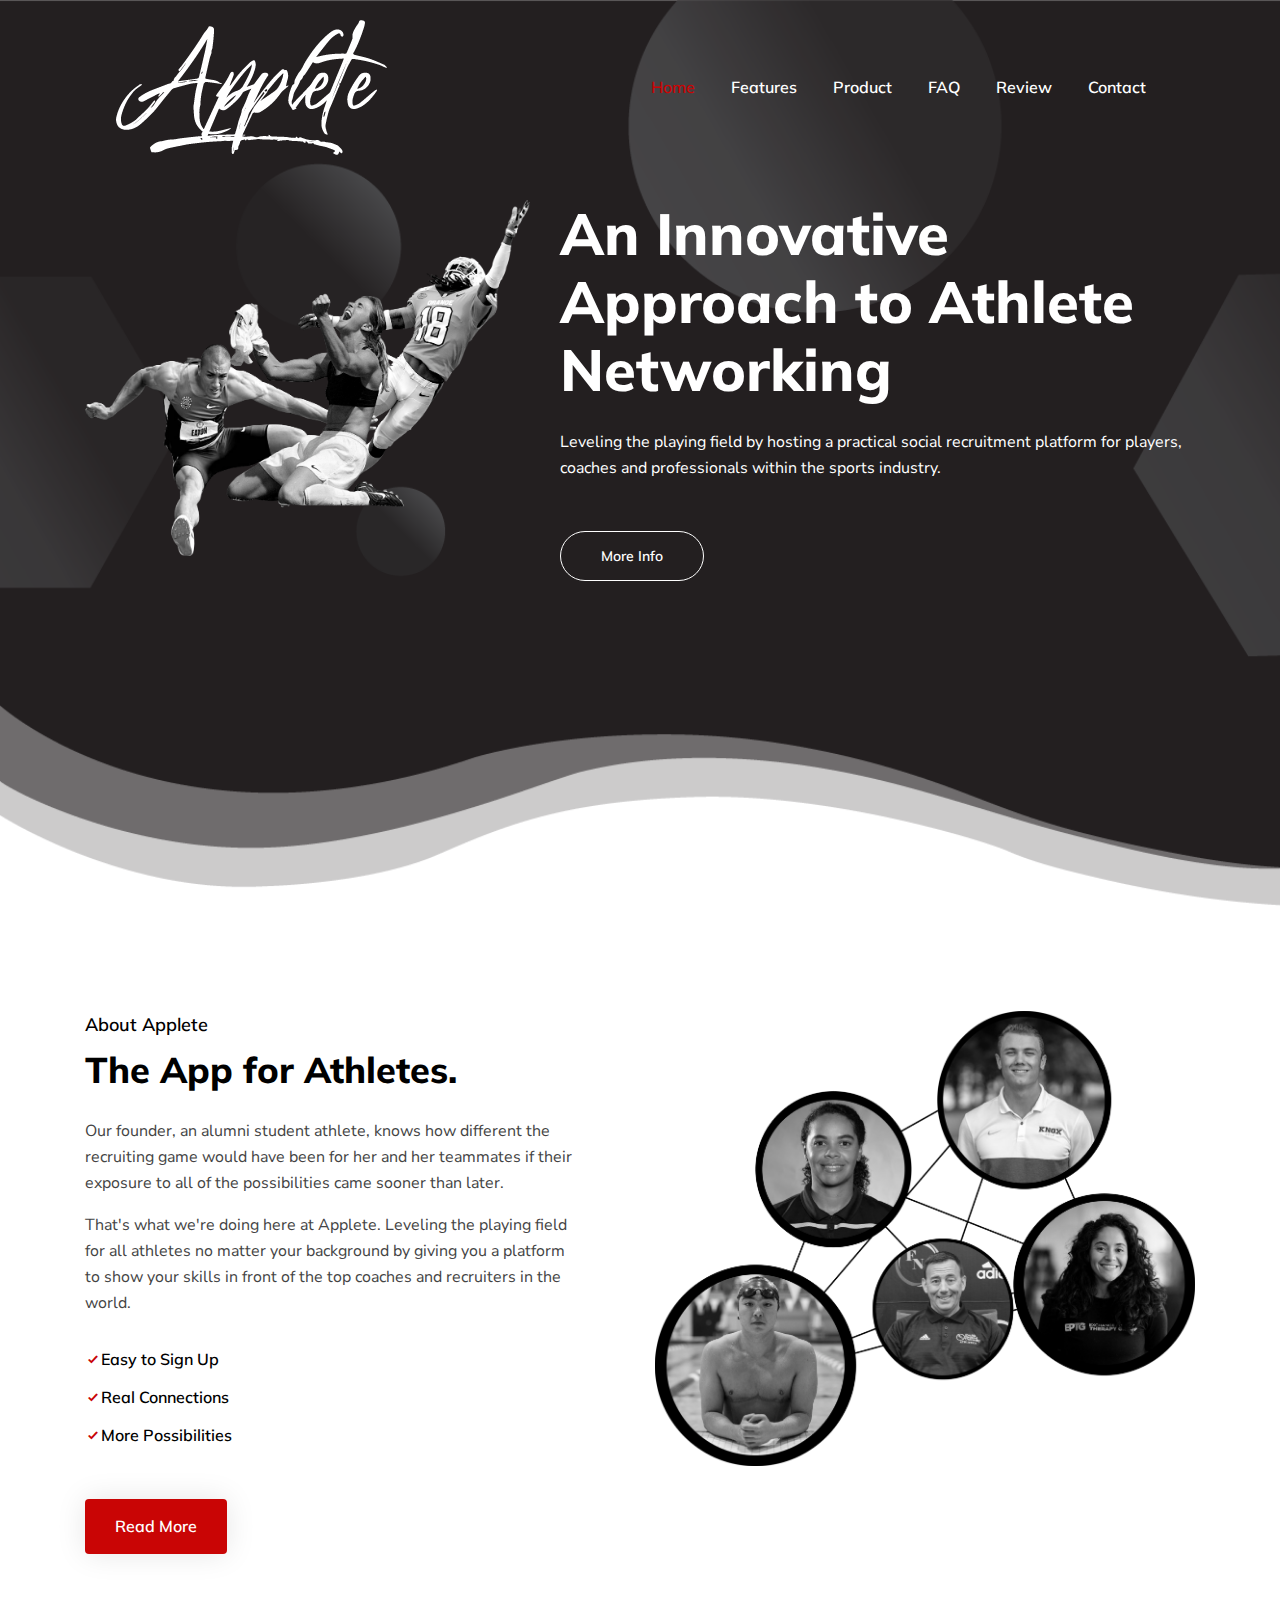
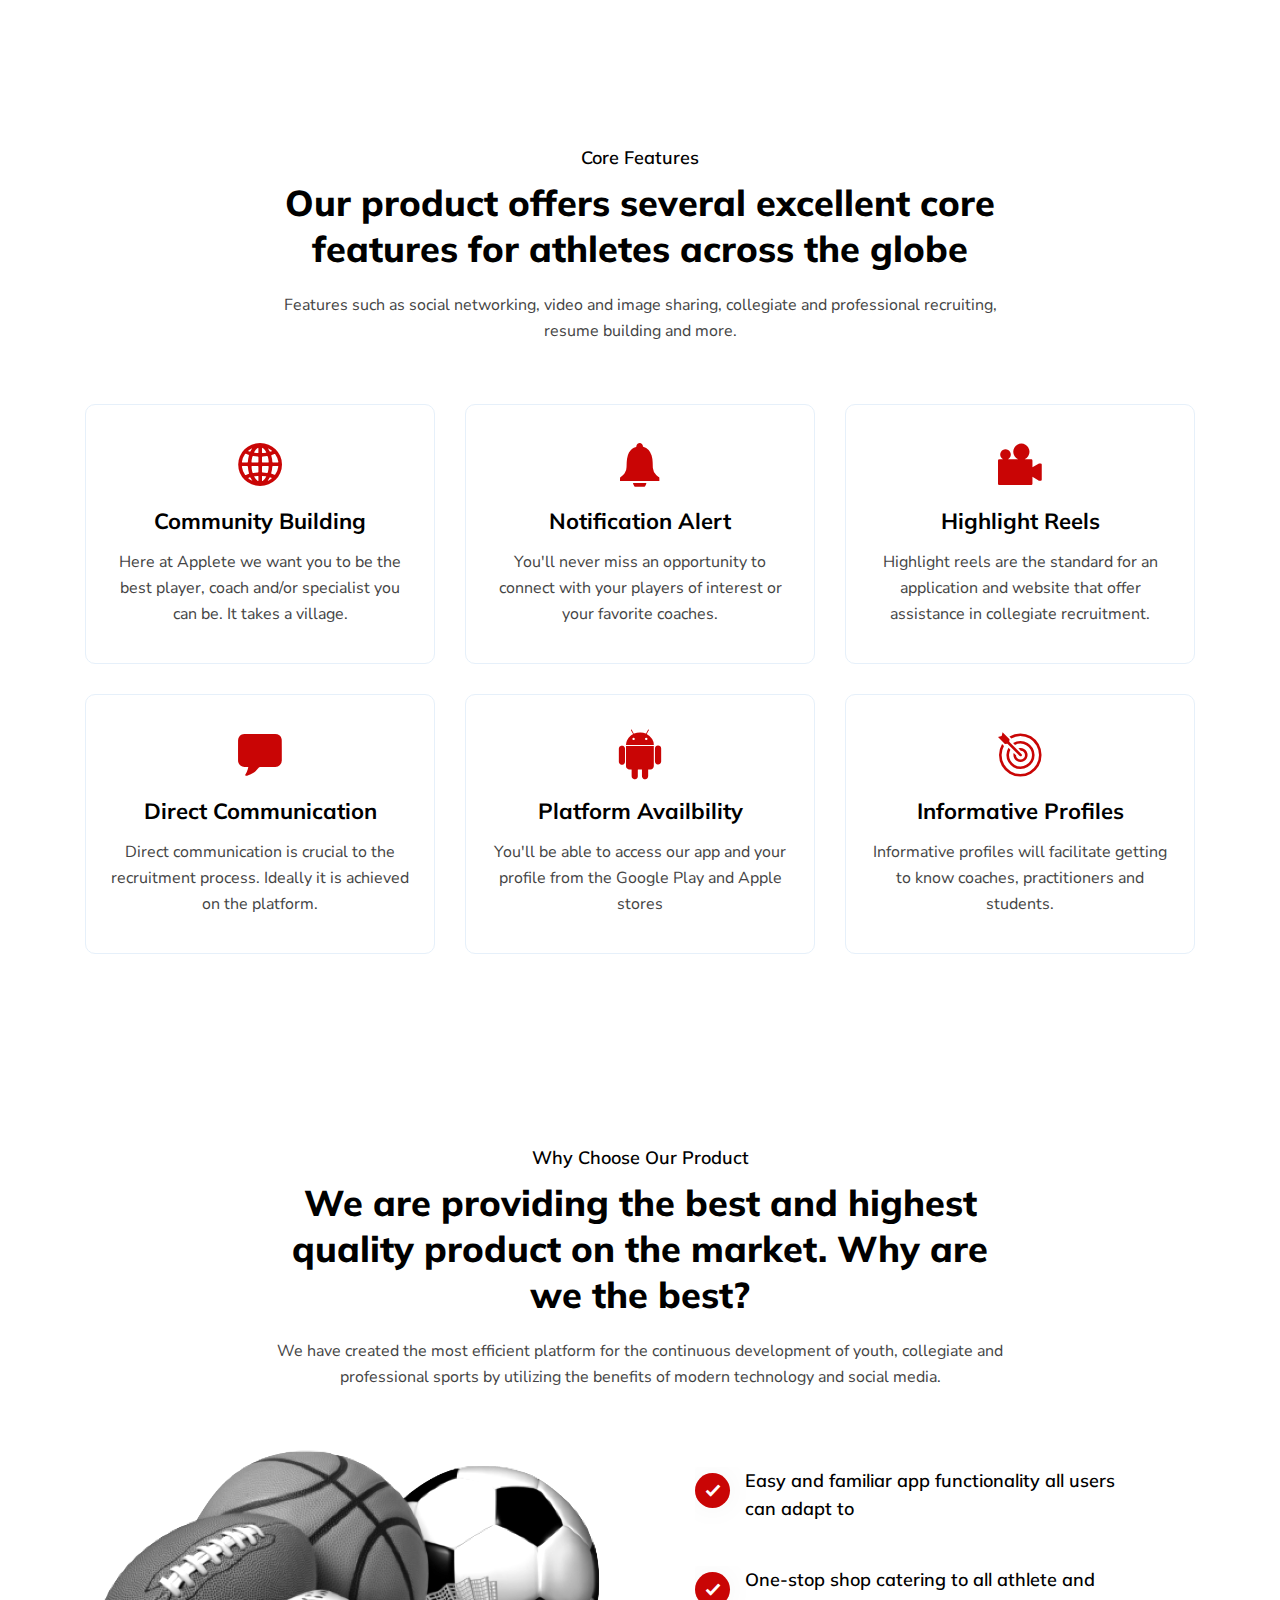
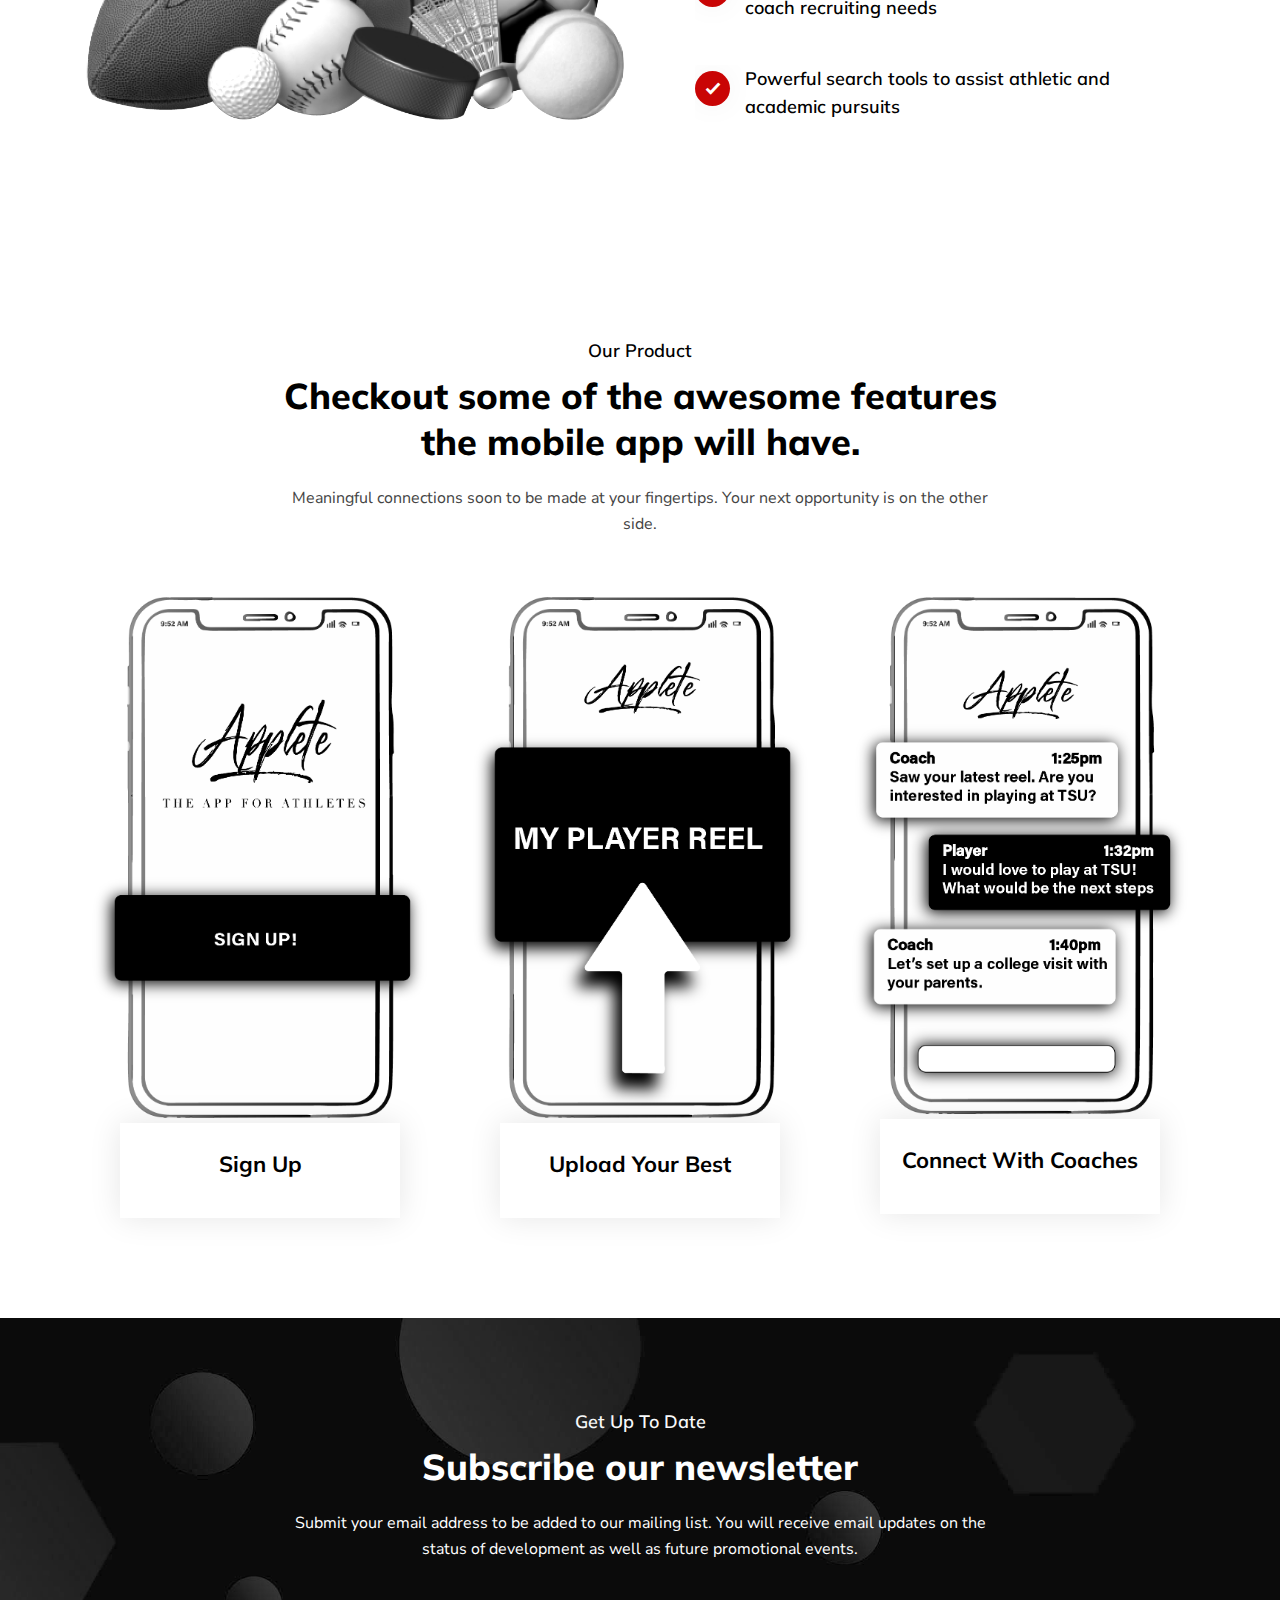
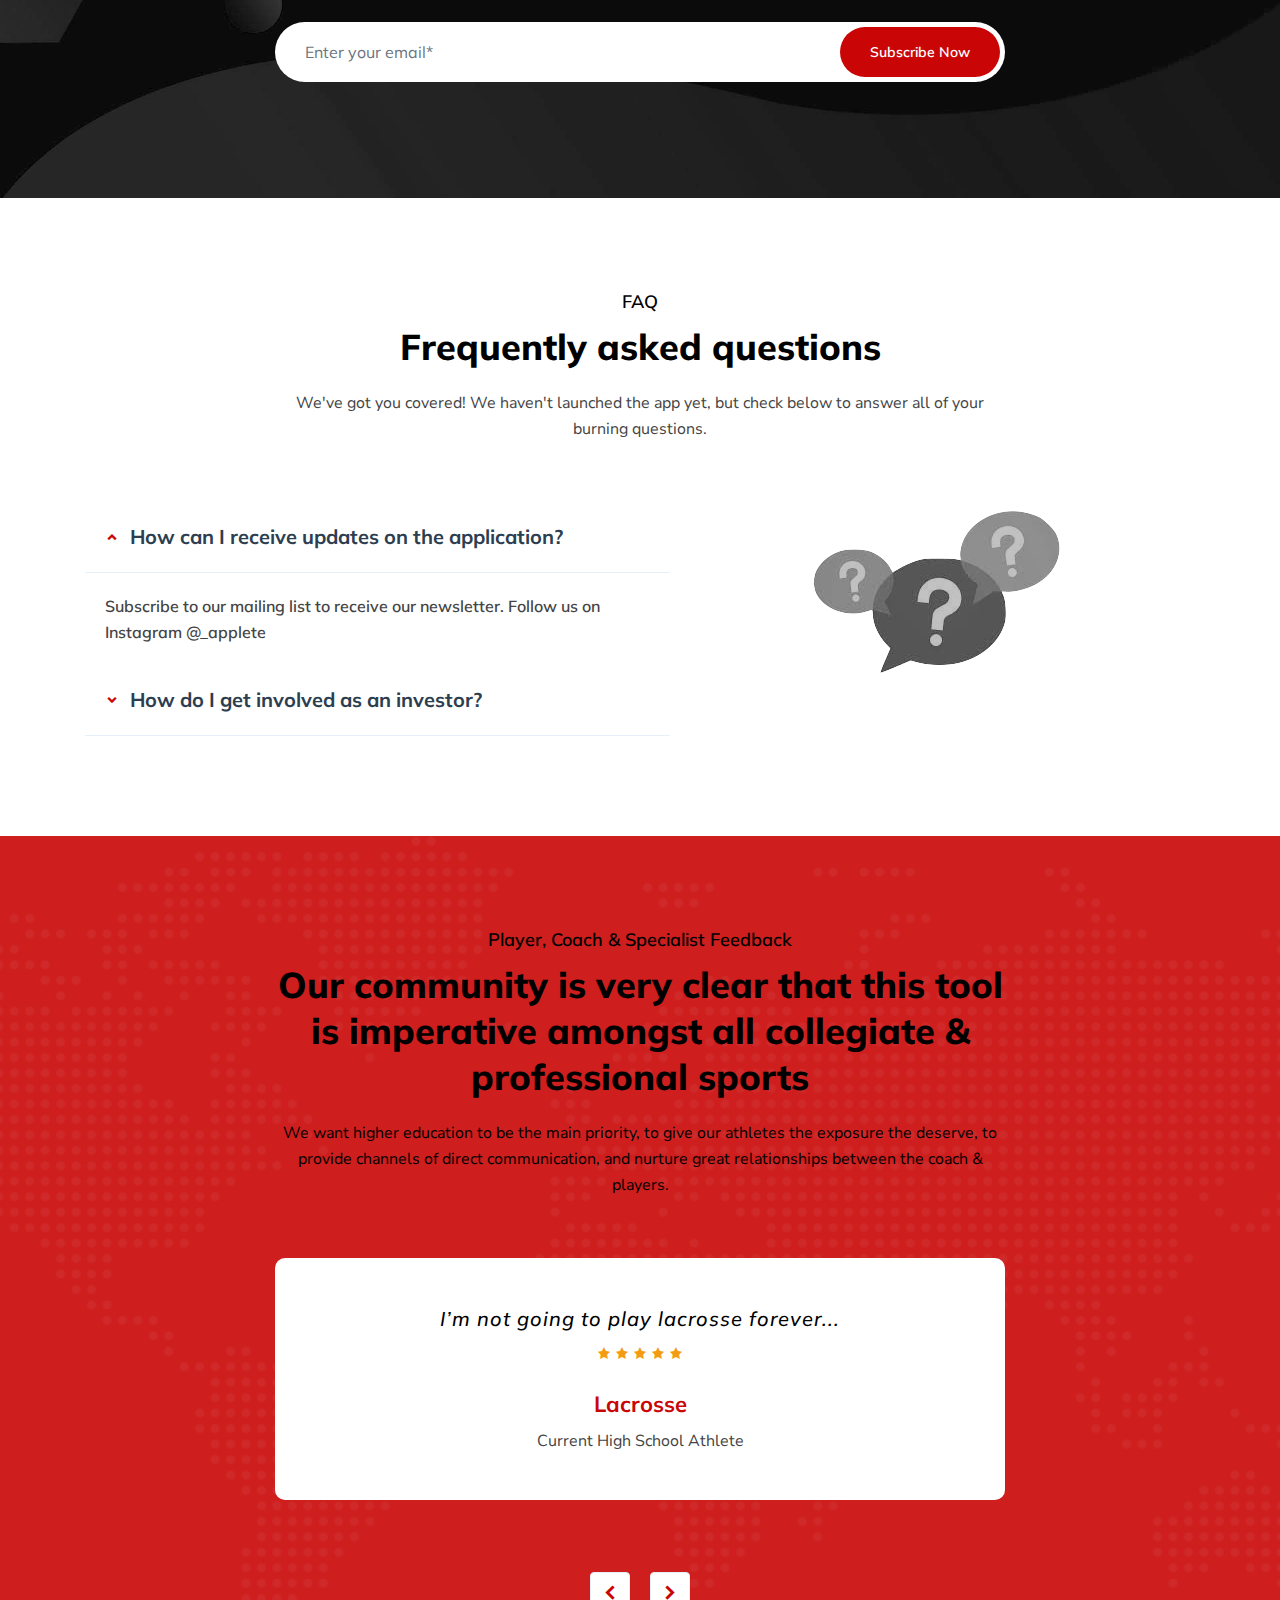
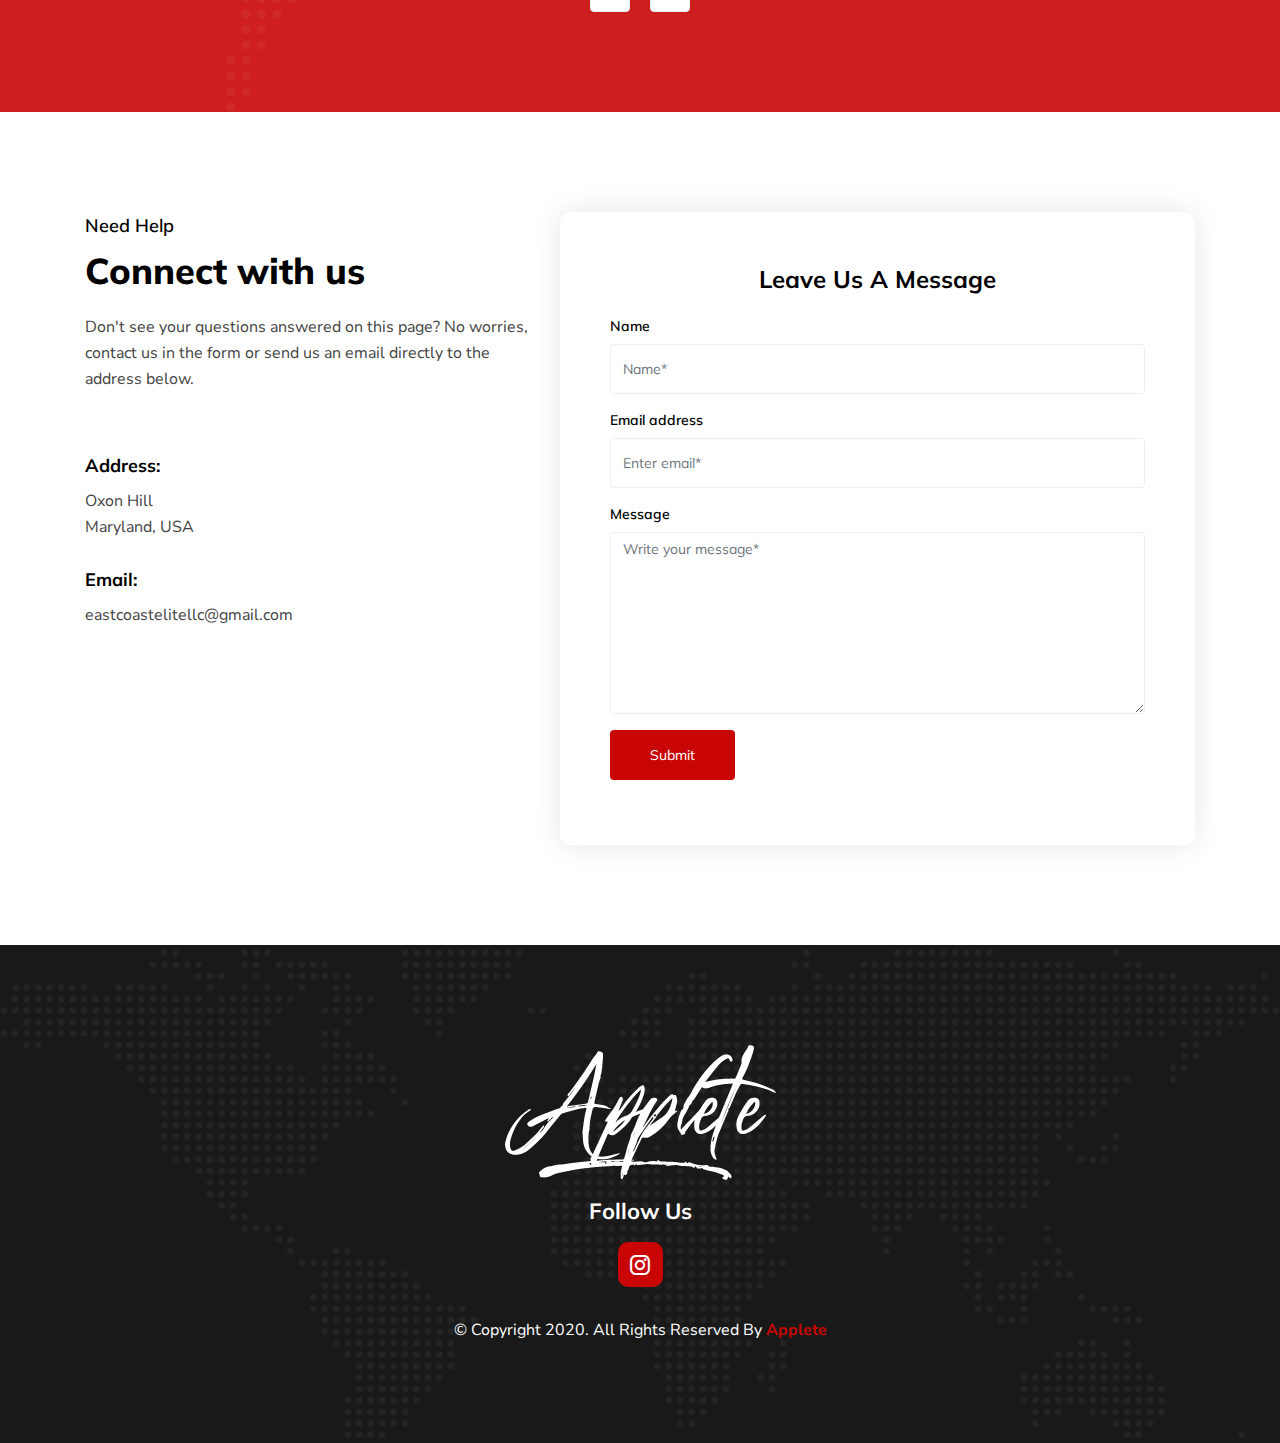
<file: index.html>
<!DOCTYPE html>
<html lang="en">

<head>
    <meta charset="utf-8">
    <meta name="viewport" content="width=device-width, initial-scale=1, shrink-to-fit=no">
    <meta name="keywords" content="">
    <meta name="description" content="">
    <title>Applete - App Landing Page</title>
    <!--favicon-->
    <link rel="shortcut icon" type="image/png" href="assets/images/favicon.png">
    <!--bootstrap css-->
    <link rel="stylesheet" type="text/css" href="assets/css/bootstrap.min.css">
    <!--owl carousel css-->
    <link rel="stylesheet" type="text/css" href="assets/css/owl.carousel.min.css">
    <!--magnific popup css-->
    <link rel="stylesheet" type="text/css" href="assets/css/magnific-popup.css">
    <!--icofont css-->
    <link rel="stylesheet" type="text/css" href="assets/css/icofont.min.css">
    <!--animate css-->
    <link rel="stylesheet" type="text/css" href="assets/css/animate.css">
    <!--main css-->
    <link rel="stylesheet" type="text/css" href="assets/css/style.css">
    <!--responsive css-->
    <link rel="stylesheet" type="text/css" href="assets/css/responsive.css">
</head>

<body>
    <!--star preloader-->
    <div class="preloader">
        <div class="d-table">
            <div class="d-table-cell align-middle">
                <div class="spinner">
                    <div class="double-bounce1"></div>
                    <div class="double-bounce2"></div>
                </div>
            </div>
        </div>
    </div>
    <!--end preloader-->
    <!--start header-->
    <header id="header">
        <div class="container">
            <nav class="navbar navbar-expand-md">
                <div class="container">
                    <!--logo-->
                    <a class="logo" href="#"><img src="assets/images/Applete-Logo-White.png" alt="logo" /></a>
                    <button class="navbar-toggler" type="button" data-toggle="collapse" data-target="#navbarContent" aria-controls="navbarContent" aria-expanded="false" aria-label="Toggle navigation">
                        <span class="icon-bar"><i class="icofont-navigation-menu"></i></span>
                    </button>
                    <!--navbar links-->
                    <div class="collapse navbar-collapse" id="navbarContent">
                        <ul class="navbar-nav ml-auto">
                            <li class="nav-item">
                                <a class="nav-link active" href="#" data-scroll-nav="0">Home</a>
                            </li>
                            <li class="nav-item">
                                <a class="nav-link" href="#" data-scroll-nav="1">Features</a>
                            </li>
                            <li class="nav-item">
                                <a class="nav-link" href="#" data-scroll-nav="2">Product</a>
                            </li>
                            <li class="nav-item">
                                <a class="nav-link" href="#" data-scroll-nav="3">FAQ</a>
                            </li>
                            <li class="nav-item">
                                <a class="nav-link" href="#" data-scroll-nav="4">Review</a>
                            </li>
                            <li class="nav-item">
                                <a class="nav-link" href="#" data-scroll-nav="5">Contact</a>
                            </li>
                        </ul>
                    </div>
                </div>
            </nav>
        </div>
    </header>
    <!--end header-->
    <!--start hero area-->
    <section id="hero-area" class="default" data-scroll-index="0">
        <div class="container">
            <div class="row">
                <!--start caption image-->
                <div class="col-md-5">
                    <div class="caption-img">
                        <img src="assets/images/Header Image@2x.png" class="img-fluid" alt="" />
                    </div>
                </div>
                <!--end caption image-->
                <!--start caption content-->
                <div class="col-md-7">
                    <div class="caption">
                        <h1 class="text-white">An Innovative Approach to Athlete Networking</h1>
                        <p class="text-white" style="font-size: 16px;">Leveling the playing field by hosting a practical social recruitment platform for players, coaches and professionals within the sports industry.</p>
                        <div class="hero-btn">
                            <a href="#about-area">More Info</a>
                        </div>
                    </div>
                </div>
                <!--end caption content-->
            </div>
        </div>
    </section>
    <!--end hero area-->
    <!--start about area-->
    <section id="about-area" class="default">
        <div class="container">
            <div class="row">
                <!--start about content-->
                <div class="col-md-6">
                    <div class="about-cont">
                        <h5>About Applete</h5>
                        <h2>The App for Athletes. </h2>
                        <p>Our founder, an alumni student athlete, knows how different the recruiting game would have been for her and her teammates if their exposure to all of the possibilities came sooner than later.</p>
                        <p>That's what we're doing here at Applete. Leveling the playing field for all athletes no matter your background by giving you a platform to show your skills in front of the top coaches and recruiters in the world.</p>
                        <ul>
                            <li><i class="icofont-check"></i>Easy to Sign Up</li>
                            <li><i class="icofont-check"></i>Real Connections</li>
                            <li><i class="icofont-check"></i>More Possibilities</li>
                        </ul>
                        <a href="#product-area">Read More</a>
                    </div>
                </div>
                <!--end about content-->
                <!--start about image-->
                <div class="col-md-6">
                    <div class="about-img">
                        <img src="assets/images/Connection@2x.png" class="img-fluid" alt="" />
                    </div>
                </div>
                <!--end about image-->
            </div>
        </div>
    </section>
    <!--end about area-->
    <!--start core feature area-->
    <section id="core-feat-area" class="bg-gray" data-scroll-index="1">
        <div class="container">
            <div class="row">
                <!--start heading-->
                <div class="col-lg-8 offset-lg-2 col-md-10 offset-md-1">
                    <div class="heading text-center" style="color: black;">
                        <h5>Core Features</h5>
                        <h2>Our product offers several excellent core features for athletes across the globe</h2>
                        <p>Features such as social networking, video and image sharing, collegiate and professional recruiting, resume building and more.</p>
                    </div>
                </div>
                <!--end heading-->
            </div>
            <div class="row">
                <!--start core feature single-->
                <div class="col-lg-4 col-md-6">
                    <div class="core-feat-single text-center">
                        <i class="icofont-globe"></i>
                        <h4>Community Building</h4>
                        <p>Here at Applete we want you to be the best player, coach and/or specialist you can be. It takes a village.</p>
                    </div>
                </div>
                <!--end core feature single-->
                <!--start core feature single-->
                <div class="col-lg-4 col-md-6">
                    <div class="core-feat-single text-center">
                        <i class="icofont-alarm"></i>
                        <h4>Notification Alert</h4>
                        <p>You'll never miss an opportunity to connect with your players of interest or your favorite coaches. </p>
                    </div>
                </div>
                <!--end core feature single-->
                <!--start core feature single-->
                <div class="col-lg-4 col-md-6">
                    <div class="core-feat-single text-center">
                        <i class="icofont-video"></i>
                        <h4>Highlight Reels</h4>
                        <p>Highlight reels are the standard for an application and website that offer assistance in collegiate recruitment.</p>
                    </div>
                </div>
                <!--end core feature single-->
                <!--start core feature single-->
                <div class="col-lg-4 col-md-6">
                    <div class="core-feat-single text-center">
                        <i class="icofont-chat"></i>
                        <h4>Direct Communication</h4>
                        <p>Direct communication is crucial to the recruitment process. Ideally it is achieved on the platform.</p>
                    </div>
                </div>
                <!--end core feature single-->
                <!--start core feature single-->
                <div class="col-lg-4 col-md-6">
                    <div class="core-feat-single text-center">
                        <i class="icofont-brand-android-robot"></i>
                        <h4>Platform Availbility</h4>
                        <p>You'll be able to access our app and your profile from the Google Play and Apple stores</p>
                    </div>
                </div>
                <!--end core feature single-->
                <!--start core feature single-->
                <div class="col-lg-4 col-md-6">
                    <div class="core-feat-single text-center">
                        <i class="icofont-dart"></i>
                        <h4>Informative Profiles</h4>
                        <p>Informative profiles will facilitate getting to know coaches, practitioners and students.</p>
                    </div>
                </div>
                <!--end core feature single-->
            </div>
        </div>
    </section>
    <!--end core feature area-->
    <!--start video area-->
    <!-- <section id="video-area">
        <div class="container">
            <div class="row"> -->
                <!--start video content-->
                <!-- <div class="col-md-6 offset-md-6">
                    <div class="video-cont">
                        <h5>Product Demo</h5>
                        <h2>Watch the demo video for more information about our products.</h2>
                        <p>Lorem ipsum dolor sit amet, consectetuer adipiscing elit. Donec odio. Quisque volutpat mattis eros. Nullam malesuada erat ut turpis. Suspendisse urna nibh, viverra non, semper suscipit, posuere a, pede.</p>
                        <p>Donec nec justo eget felis facilisis fermentum. Aliquam porttitor mauris sit amet orci. Aenean dignissim pellentesque felis.</p>
                        <a href="#product-area">Visit Our Store</a>
                    </div>
                </div> -->
                <!--end video content-->
            <!-- </div>
        </div> -->
        <!--start video plyer-->
        <!-- <div class="video-player-wrap">
            <div class="video-player d-table text-center">
                <div class="d-table-cell align-middle">
                    <a class="popup-video" href="https://www.youtube.com/watch?v=clXBiR01kUM"><i class="icofont-play"></i></a>
                </div>
            </div>
        </div> -->
        <!--end video plyer-->
    <!-- </section> -->
    <!--end video area-->
    <!--start why choose area-->
    <section id="why-chose-area" class="bg-gray">
        <div class="container">
            <div class="row">
                <!--start heading-->
                <div class="col-lg-8 offset-lg-2">
                    <div class="heading text-center">
                        <h5>Why Choose Our Product</h5>
                        <h2>We are providing the best and highest quality product on the market.  Why are we the best?</h2>
                        <p>We have created the most efficient platform for the continuous development of youth, collegiate and professional sports by utilizing the benefits of modern technology and social media.</p>
                    </div>
                </div>
                <!--end heading-->
            </div>
            <div class="row">
                <!--start why choose image-->
                <div class="col-md-6">
                    <div class="why-chose-img">
                        <img class="img-fluid" src="assets/images/balls@2x.png" alt="image">
                    </div>
                </div>
                <!--end why choose image-->
                <!--start why choose content-->
                <div class="col-md-6">
                    <div class="why-chose-cont">
                        <!--start why choose single-->
                        <div class="why-chose-single">
                            <div class="icon">
                                <i class="icofont-check"></i>
                            </div>
                            <div class="cont">
                                <h5>Easy and familiar app functionality all users can adapt to</h5>
                            </div>
                        </div>
                        <!--end why choose single-->
                        <!--start why choose single-->
                        <div class="why-chose-single">
                            <div class="icon">
                                <i class="icofont-check"></i>
                            </div>
                            <div class="cont">
                                <h5>One-stop shop catering to all athlete and coach recruiting needs</h5>
                            </div>
                        </div>
                        <!--end why choose single-->
                        <!--start why choose single-->
                        <div class="why-chose-single">
                            <div class="icon">
                                <i class="icofont-check"></i>
                            </div>
                            <div class="cont">
                                <h5>Powerful search tools to assist athletic and academic pursuits</h5>
                            </div>
                        </div>
                        <!--end why choose single-->
                    </div>
                </div>
                <!--end why choose content-->
            </div>
        </div>
    </section>
    <!--end why choose area-->
    <!--start product area-->
    <section id="product-area" data-scroll-index="2">
        <div class="container">
            <div class="row">
                <!--start heading-->
                <div class="col-lg-8 offset-lg-2">
                    <div class="heading text-center">
                        <h5>Our Product</h5>
                        <h2>Checkout some of the awesome features the mobile app will have.</h2>
                        <p>Meaningful connections soon to be made at your fingertips. Your next opportunity is on the other side.</p>
                    </div>
                </div>
                <!--end heading-->
            </div>
            <div class="row">
                <!--start product single-->
                <div class="col-lg-4 col-md-6">
                    <div class="prod-single text-center">
                        <img src="assets/images/Sign-Up-Wireframe@2x.png" class="img-fluid" alt="" />
                        <div class="prod-info">
                            <h4>Sign Up</h4>
                            <!-- <h5>$188.00</h5>
                            <a href="">Order Now <i class="icofont-long-arrow-right"></i></a> -->
                        </div>
                    </div>
                </div>
                <!--end product single-->
                <!--start product single-->
                <div class="col-lg-4 col-md-6">
                    <div class="prod-single text-center">
                        <div class="prod-img">
                            <img src="assets/images/Upload-Wireframe@2x.png" class="img-fluid" alt="" />
                            <div class="prod-info">
                                <h4>Upload Your Best</h4>
                                <!-- <h5>$250.00</h5>
                                <a href="">Order Now <i class="icofont-long-arrow-right"></i></a> -->
                            </div>
                        </div>
                    </div>
                </div>
                <!--end product single-->
                <!--start product single-->
                <div class="col-lg-4 col-md-6">
                    <div class="prod-single text-center">
                        <div class="prod-img">
                            <img src="assets/images/Connect-Wireframe_1@2x.png" class="img-fluid" alt="" />
                            <div class="prod-info">
                                <h4>Connect With Coaches</h4>
                                <!-- <h5>$199.00</h5>
                                <a href="">Order Now <i class="icofont-long-arrow-right"></i></a> -->
                            </div>
                        </div>
                    </div>
                </div>
                <!--end product single-->
            </div>
        </div>
    </section>
    <!--end product area-->
    <!--start newsletter area-->
    <section id="newsletter-area" class="bg">
        <div class="container">
            <div class="row">
                <!--start newsletter content-->
                <div class="col-lg-8 offset-lg-2 col-md-10 offset-md-1">
                    <div class="newsletter-box">
                        <div class="heading text-center">
                            <h5 class="text-light">Get Up To Date</h5>
                            <h2 class="text-white">Subscribe our newsletter</h2>
                            <p class="text-white">Submit your email address to be added to our mailing list.  You will receive email updates on the status of development as well as future promotional events.</p>
                        </div>
                        <!--start newsletter form-->
                        <div class="newsletter-form">
                            <form id="mc-newsletter" action="newsletter/config.php" method="post">
                                <div class="form-group">
                                    <input type="email" class="form-control" id="mc-email" name="mc-email" placeholder="Enter your email*" required>
                                </div>
                                <button type="submit">Subscribe Now</button>
                            </form>
                            <div id="response"></div>
                        </div>
                        <!--end newsletter form-->
                    </div>
                </div>
                <!--end newsletter content-->
            </div>
        </div>
    </section>
    <!--end newsletter area-->
    <!--start faq area-->
    <section id="faq-area" class="default" data-scroll-index="3">
        <div class="container">
            <div class="row">
                <!--start heading-->
                <div class="col-lg-8 offset-lg-2">
                    <div class="heading text-center">
                        <h5>FAQ</h5>
                        <h2>Frequently asked questions</h2>
                        <p>We've got you covered! We haven't launched the app yet, but check below to answer all of your burning questions.</p>
                    </div>
                </div>
                <!--end heading-->
            </div>
            <div class="row">
                <div class="col-lg-7 col-md-6">
                    <div id="accordion" role="tablist">
                        <!--start faq single-->
                        <div class="card default">
                            <div class="card-header active" role="tab" id="faq1">
                                <h5 class="mb-0">
                                    <a data-toggle="collapse" href="#collapse1" aria-expanded="true" aria-controls="collapse1">How can I receive updates on the application?</a>
                                </h5>
                            </div>
                            <div id="collapse1" class="collapse show" role="tabpanel" aria-labelledby="faq1" data-parent="#accordion">
                                <div class="card-body">
                                    Subscribe to our mailing list to receive our newsletter. Follow us on Instagram @_applete
                                </div>
                            </div>
                        </div>
                        <!--end faq single-->
                        <!--start faq single-->
                        <div class="card default">
                            <div class="card-header" role="tab" id="faq2">
                                <h5 class="mb-0">
                                    <a class="collapsed" data-toggle="collapse" href="#collapse2" aria-expanded="false" aria-controls="collapse2">How do I get involved as an investor?</a>
                                </h5>
                            </div>
                            <div id="collapse2" class="collapse" role="tabpanel" aria-labelledby="faq2" data-parent="#accordion">
                                <div class="card-body">
                                    We are excited to speak with you about investing! Please email eastcoastelitellc@gmail.com to schedule a day and time to discuss further opportunities. 
                                </div>
                            </div>
                        </div>
                        <!--end faq single-->
                        <!--start faq single-->
                        <!-- <div class="card default">
                            <div class="card-header" role="tab" id="faq3">
                                <h5 class="mb-0">
                                    <a class="collapsed" data-toggle="collapse" href="#collapse3" aria-expanded="false" aria-controls="collapse3">How much price of the watch?</a>
                                </h5>
                            </div>
                            <div id="collapse3" class="collapse" role="tabpanel" aria-labelledby="faq3" data-parent="#accordion">
                                <div class="card-body">
                                    Lorem ipsum dolor sit amet, consectetuer adipiscing elit. Phasellus hendrerit. Pellentesque aliquet nibh nec urna. In nisi nequesi.
                                </div>
                            </div>
                        </div> -->
                        <!--end faq single-->
                        <!--start faq single-->
                        <!-- <div class="card default">
                            <div class="card-header" role="tab" id="faq4">
                                <h5 class="mb-0">
                                    <a class="collapsed" data-toggle="collapse" href="#collapse4" aria-expanded="false" aria-controls="collapse4">How can I get refund?</a>
                                </h5>
                            </div>
                            <div id="collapse4" class="collapse" role="tabpanel" aria-labelledby="faq4" data-parent="#accordion">
                                <div class="card-body">
                                    Lorem ipsum dolor sit amet, consectetuer adipiscing elit. Phasellus hendrerit. Pellentesque aliquet nibh nec urna. In nisi nequesi.
                                </div>
                            </div>
                        </div> -->
                        <!--end faq single-->
                    </div>
                </div>
                <div class="col-lg-5 col-md-6">
                    <div class="faq-img" style="margin-left: 50px;">
                        <img src="assets/images/questions.png" class="img-fluid" alt="" />
                    </div>
                </div>
            </div>
        </div>
    </section>
    <!--end faq area-->
    <!--start testimonial area-->
    <section id="testi-area" class="bg-gray" data-scroll-index="4">
        <div class="container">
            <div class="row">
                <!--start heading-->
                <div class="col-lg-8 offset-lg-2">
                    <div class="heading text-center">
                        <h5>Player, Coach & Specialist Feedback</h5>
                        <h2>Our community is very clear that this tool is imperative amongst all collegiate & professional sports</h2>
                        <p style="color: black;">We want higher education to be the main priority, to give our athletes the exposure the deserve, to provide channels of direct communication, and nurture great relationships between the coach & players. </p>
                    </div>
                </div>
                <!--end heading-->
            </div>
            <div class="row">
                <div class="col-lg-8 offset-lg-2 col-md-10 offset-md-1">
                    <div class="testi-carousel owl-carousel">
                        <!--start testimonial single-->
                        <div class="testi-single text-center">
                            <!-- <div class="client-img">
                                <img src="assets/images/client-1.jpg" class="img-fluid" alt="">
                            </div> -->
                            <div class="client-comnt">
                                <h5>I’m not going to play lacrosse forever...</h5>
                                <span><i class="icofont-star"></i><i class="icofont-star"></i><i class="icofont-star"></i><i class="icofont-star"></i><i class="icofont-star"></i></span>
                            </div>
                            <div class="client-details">
                                <h4>Lacrosse</h4>
                                <p>Current High School Athlete</p>
                            </div>
                        </div>
                        <!--end testimonial single-->
                        <!--start testimonial single-->
                        <div class="testi-single text-center">
                            <!-- <div class="client-img">
                                <img src="assets/images/client-2.jpg" class="img-fluid" alt="">
                            </div> -->
                            <div class="client-comnt">
                                <h5>I believe, that if I didn’t email and send that out (information) to a college, I wouldn’t have gotten the scholarships I did.</h5>
                                <span><i class="icofont-star"></i><i class="icofont-star"></i><i class="icofont-star"></i><i class="icofont-star"></i><i class="icofont-star"></i></span>
                            </div>
                            <div class="client-details">
                                <h4>Softball</h4>
                                <p>Previous D1 Athlete</p>
                            </div>
                        </div>
                        <!--end testimonial single-->
                        <!--start testimonial single-->
                        <div class="testi-single text-center">
                            <!-- <div class="client-img">
                                <img src="assets/images/client-3.jpg" class="img-fluid" alt="">
                            </div> -->
                            <div class="client-comnt">
                                <h5>I’ve got to trust a coach.</h5>
                                <span><i class="icofont-star"></i><i class="icofont-star"></i><i class="icofont-star"></i><i class="icofont-star"></i><i class="icofont-star"></i></span>
                            </div>
                            <div class="client-details">
                                <h4>Football</h4>
                                <p>Current D3 Athlete</p>
                            </div>
                        </div>
                        <!--end testimonial single-->
                    </div>
                </div>
            </div>
        </div>
    </section>
    <!--end testimonial area-->
    <!--start contact area-->
    <section id="contact-area" data-scroll-index="5">
        <div class="container">
            <div class="row">
                <div class="col-md-5">
                    <div class="heading">
                        <h5>Need Help</h5>
                        <h2>Connect with us</h2>
                        <p>Don't see your questions answered on this page? No worries, contact us in the form or send us an email directly to the address below.</p>
                    </div>
                    <div class="contact-info">
                        <h5>Address:</h5>
                        <p>Oxon Hill<br> Maryland, USA</p>
                    </div>
                    <div class="contact-info">
                        <h5>Email:</h5>
                        <p>eastcoastelitellc@gmail.com</p>
                    </div>
                    <!-- <div class="contact-info">
                        <h5>Phone:</h5>
                        <p>+91 12345 67890<br> +93 12345 67890</p>
                    </div> -->
                </div>
                <!--start contact form-->
                <div class="col-md-7">
                    <div class="contact-form">
                        <h3>Leave Us A Message</h3>
                        <form id="ajax-contact" action="contact.php" method="post">
                            <div class="form-group">
                                <label for="name">Name</label>
                                <input type="text" class="form-control" id="name" name="name" placeholder="Name*" required="required" data-error="name is required.">
                                <div class="help-block with-errors"></div>
                            </div>
                            <div class="form-group">
                                <label for="email">Email address</label>
                                <input type="email" class="form-control" id="email" name="email" placeholder="Enter email*" required="required" data-error="valid email is required.">
                                <div class="help-block with-errors"></div>
                            </div>
                            <div class="form-group">
                                <label for="message">Message</label>
                                <textarea class="form-control" id="message" name="message" rows="8" placeholder="Write your message*" required="required" data-error="Please, leave us a message."></textarea>
                                <div class="help-block with-errors"></div>
                            </div>
                            <button type="submit">Submit</button>
                            <div class="messages"></div>
                        </form>
                    </div>
                </div>
                <!--end contact form-->
            </div>
        </div>
    </section>
    <!--end contact area-->
    <!--start footer-->
    <footer id="footer">
        <div class="container">
            <div class="row">
                <!--start footer content-->
                <div class="col-lg-12">
                    <div class="footer-cont text-center">
                        <img src="assets/images/Applete-Logo-White.png" class="img-fluid" alt="" />
                        <h4>Follow Us</h4>
                        <ul>
                            <li><a href="https://www.instagram.com/_applete/"><i class="icofont-instagram"></i></a></li>
                            <!-- <li><a href="#"><i class="icofont-twitter"></i></a></li> -->
                            <!-- <li><a href="#"><i class="icofont-google-plus"></i></a></li> -->
                        </ul>
                        <p>&copy; Copyright 2020. All Rights Reserved By <a target="_blank" href="#">Applete</a></p>
                    </div>
                </div>
                <!--end footer content-->
            </div>
        </div>
    </footer>
    <!--end footer-->
    <!--jQuery js-->
    <script src="assets/js/jquery-3.3.1.min.js"></script>
    <!--proper js-->
    <script src="assets/js/popper.min.js"></script>
    <!--bootstrap js-->
    <script src="assets/js/bootstrap.min.js"></script>
    <!--magnic popup js-->
    <script src="assets/js/magnific-popup.min.js"></script>
    <!--owl carousel js-->
    <script src="assets/js/owl.carousel.min.js"></script>
    <!--scrollIt js-->
    <script src="assets/js/scrollIt.min.js"></script>
    <!--validator js-->
    <script src="assets/js/validator.min.js"></script>
    <!--contact js-->
    <script src="assets/js/contact.js"></script>
    <!--ajax newsletter js-->
    <script src="newsletter/ajax-newsletter-form.js"></script>
    <!--main js-->
    <script src="assets/js/custom.js"></script>
</body>

</html>
</file>
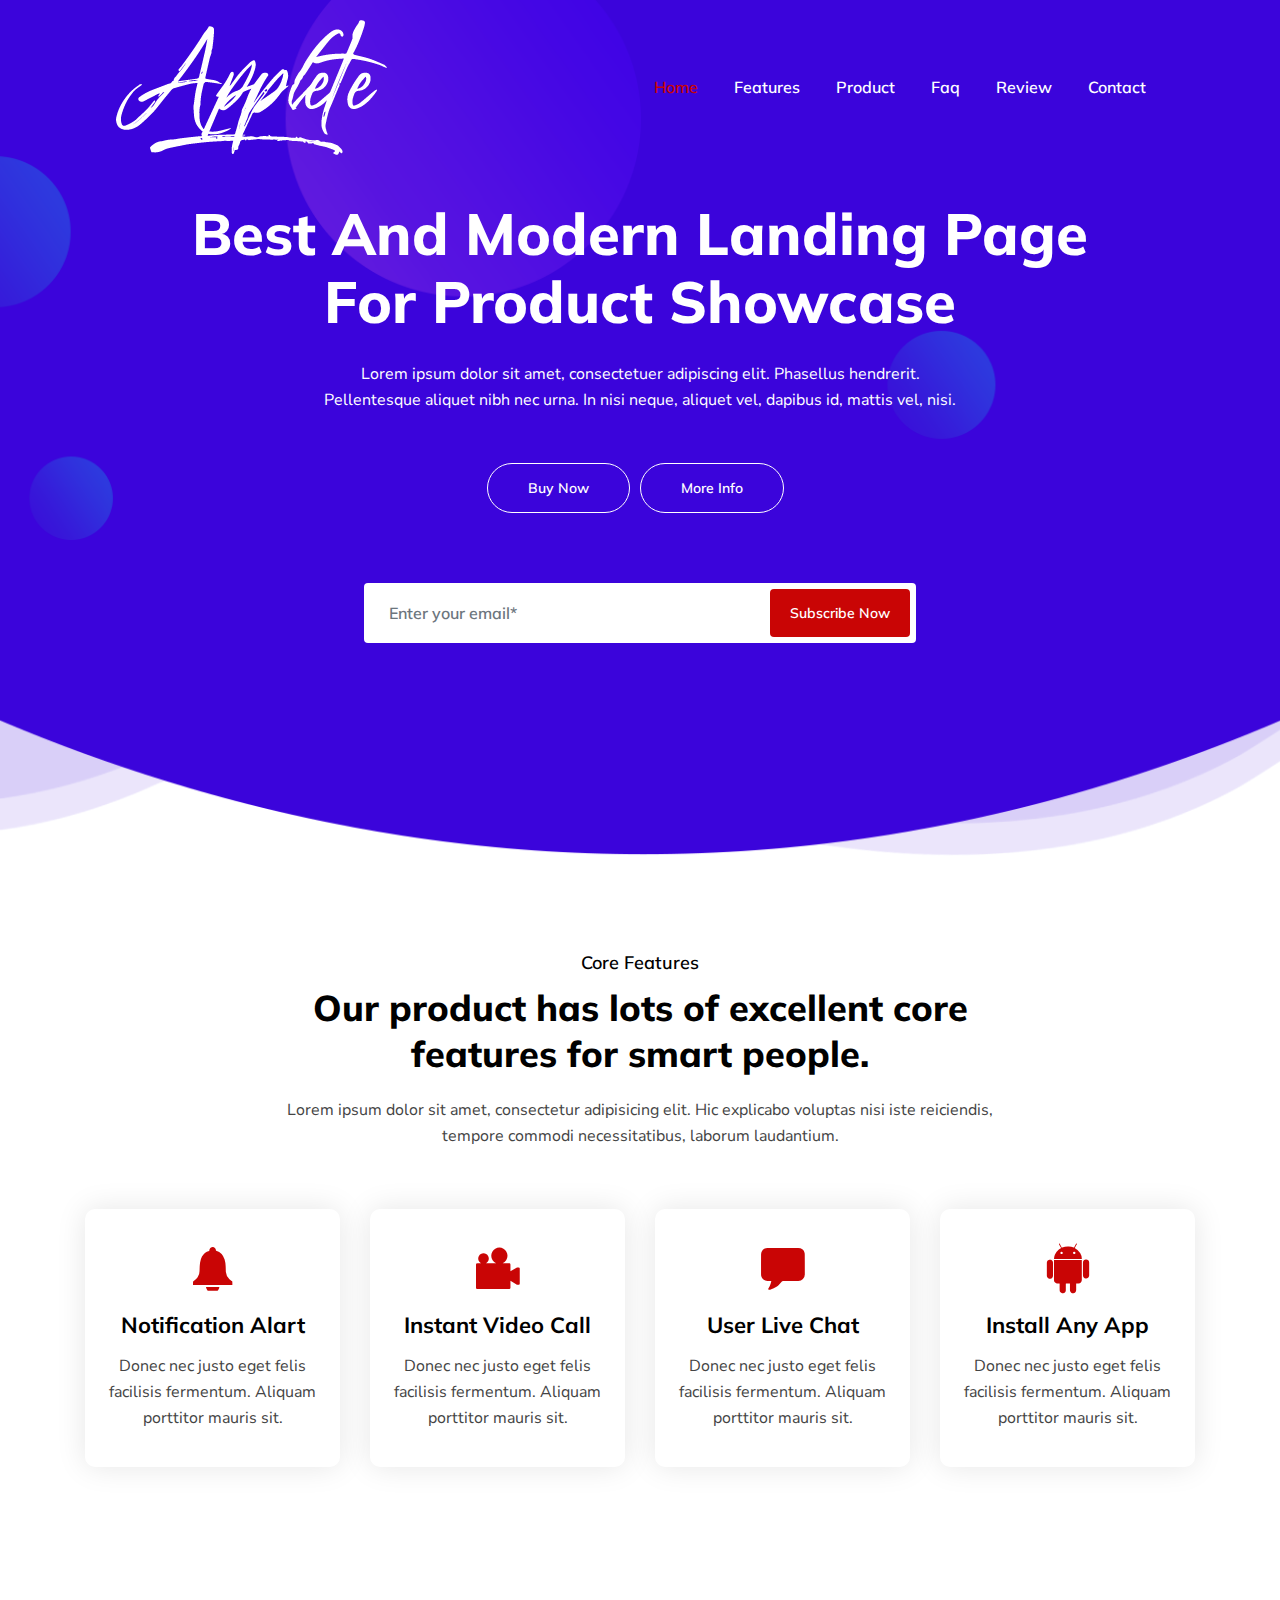
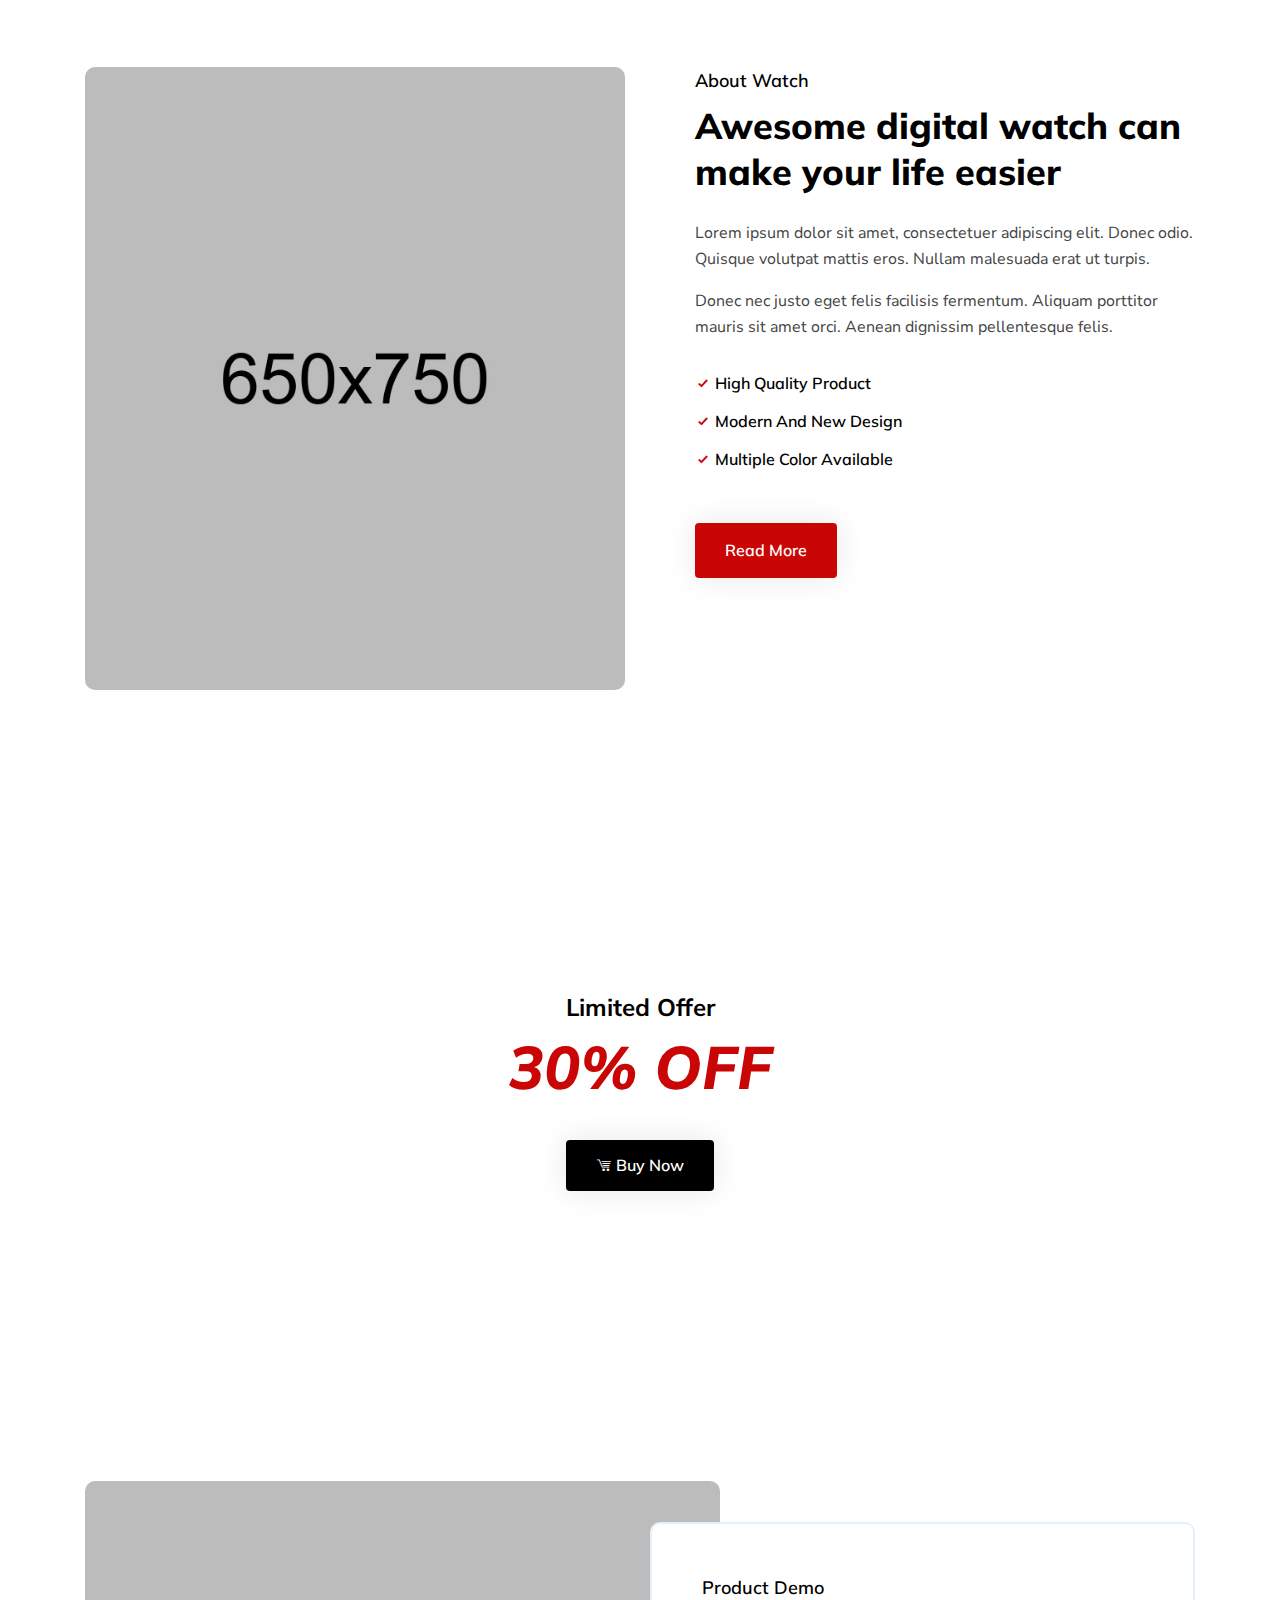
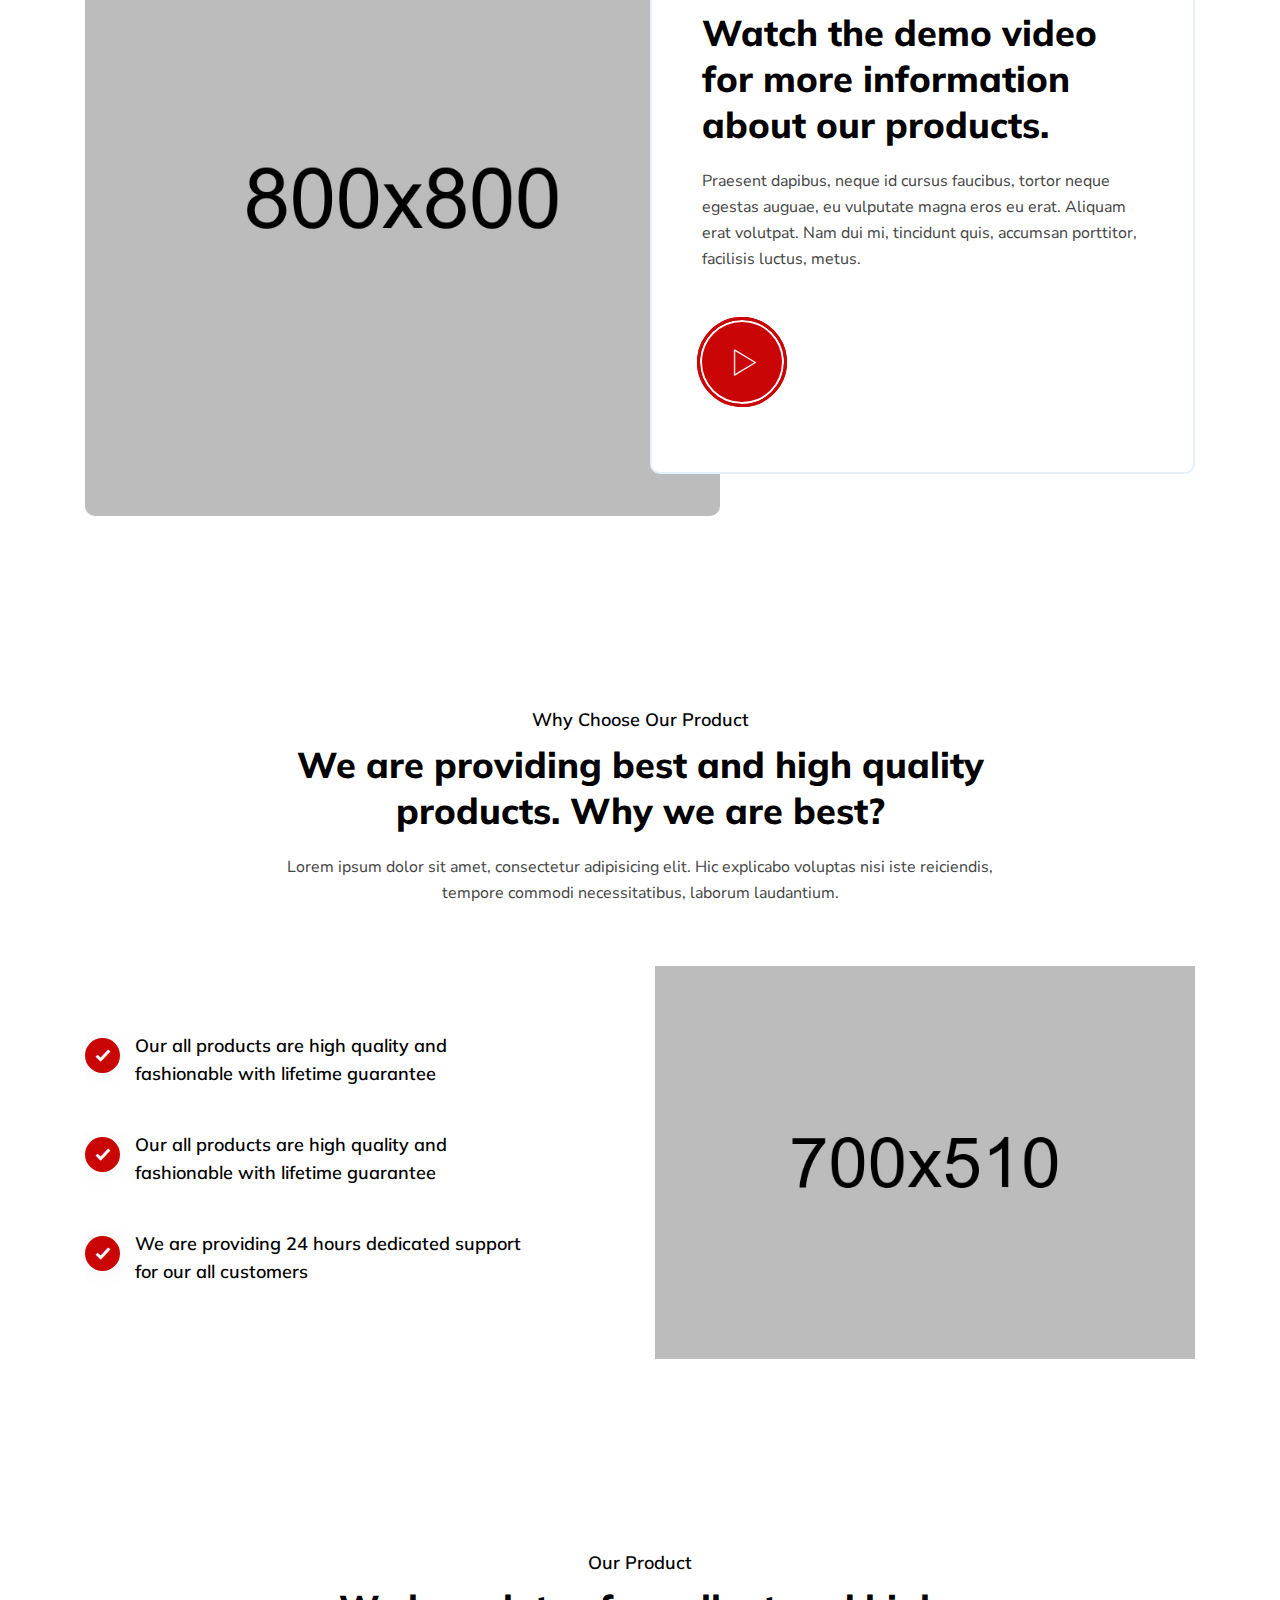
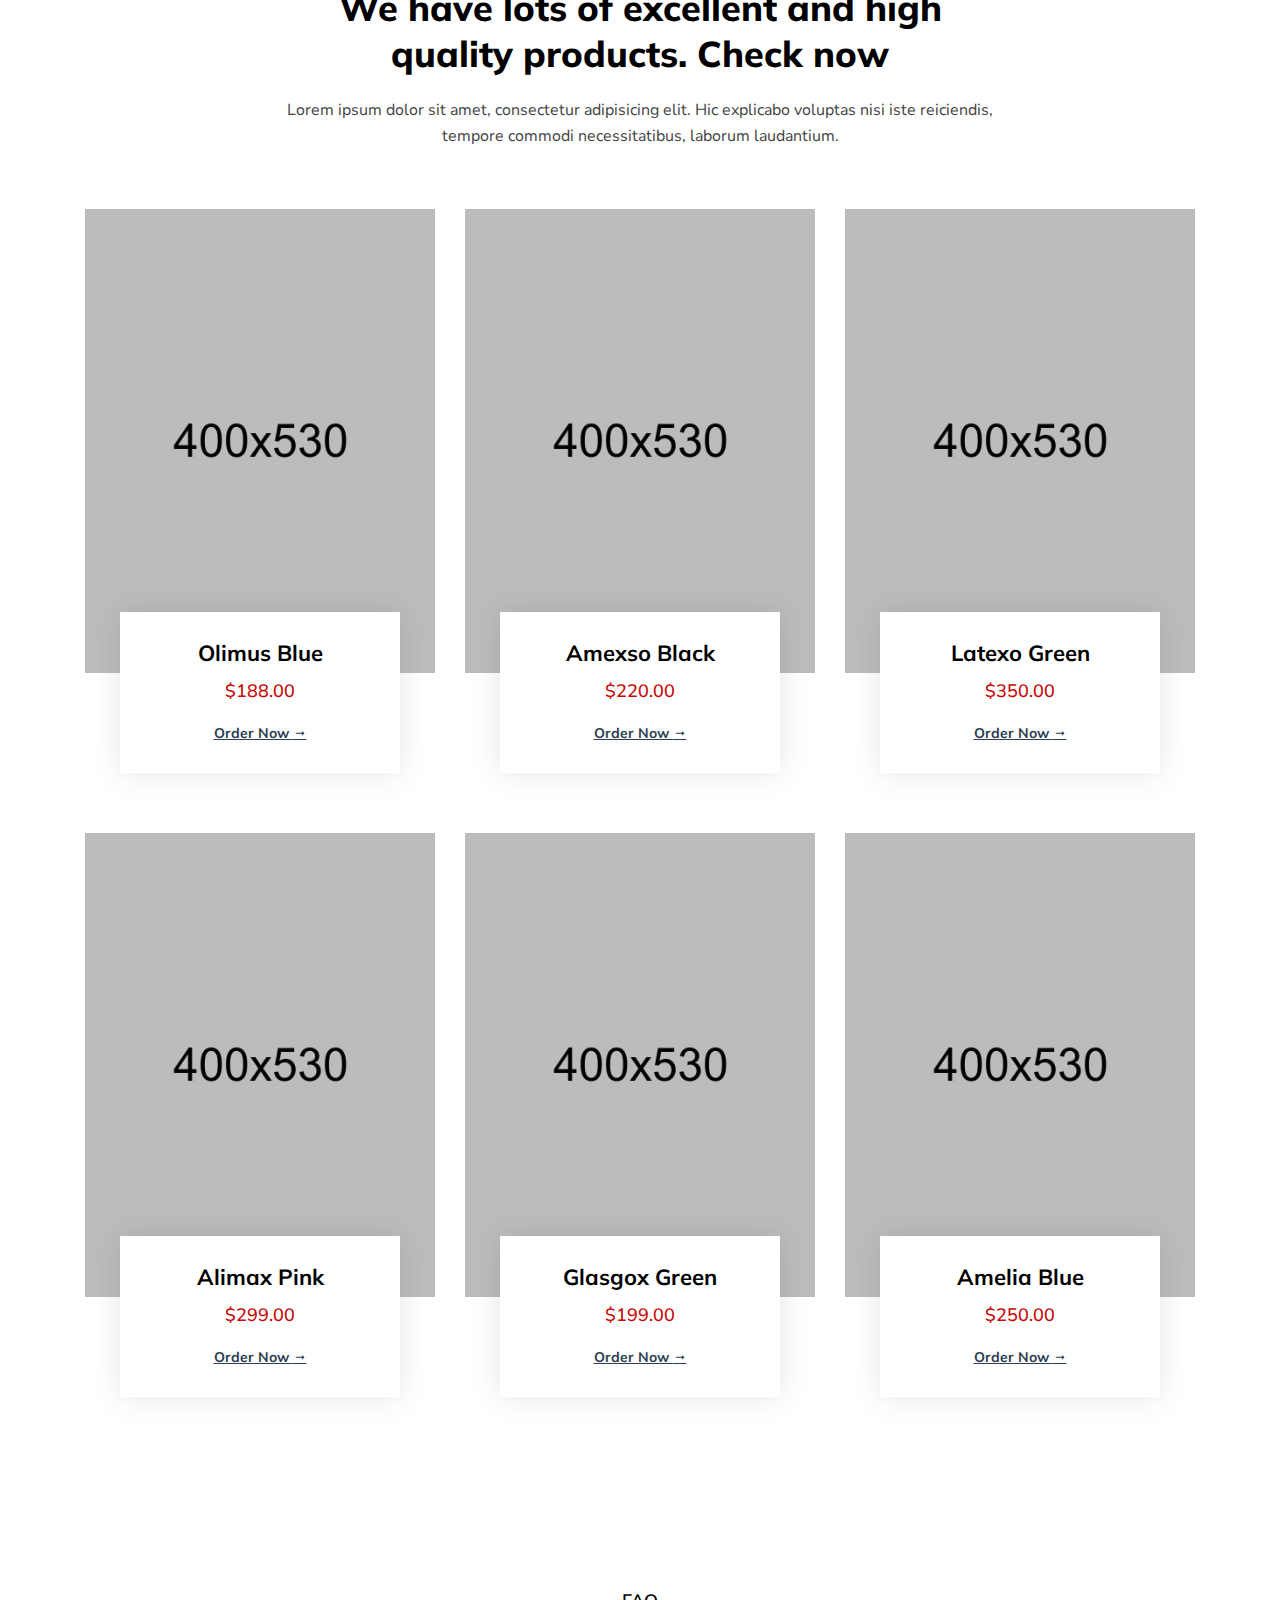
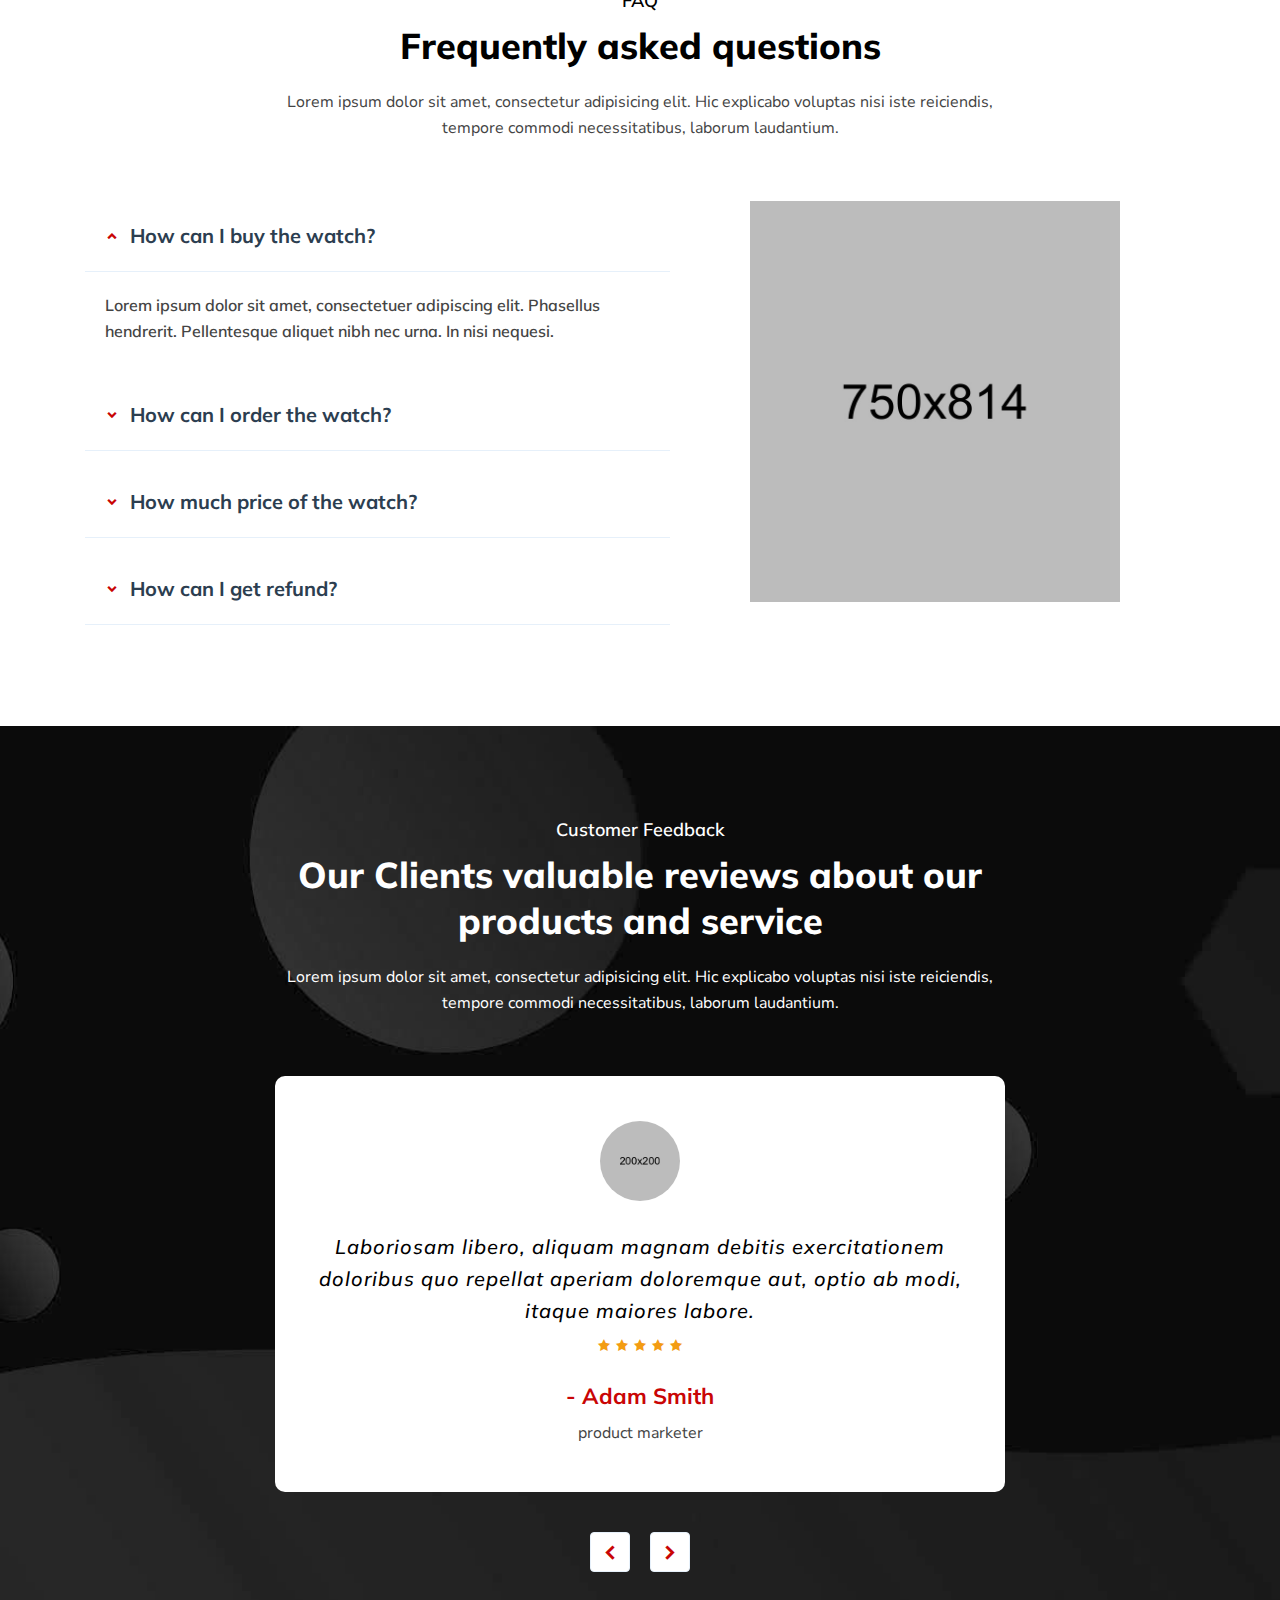
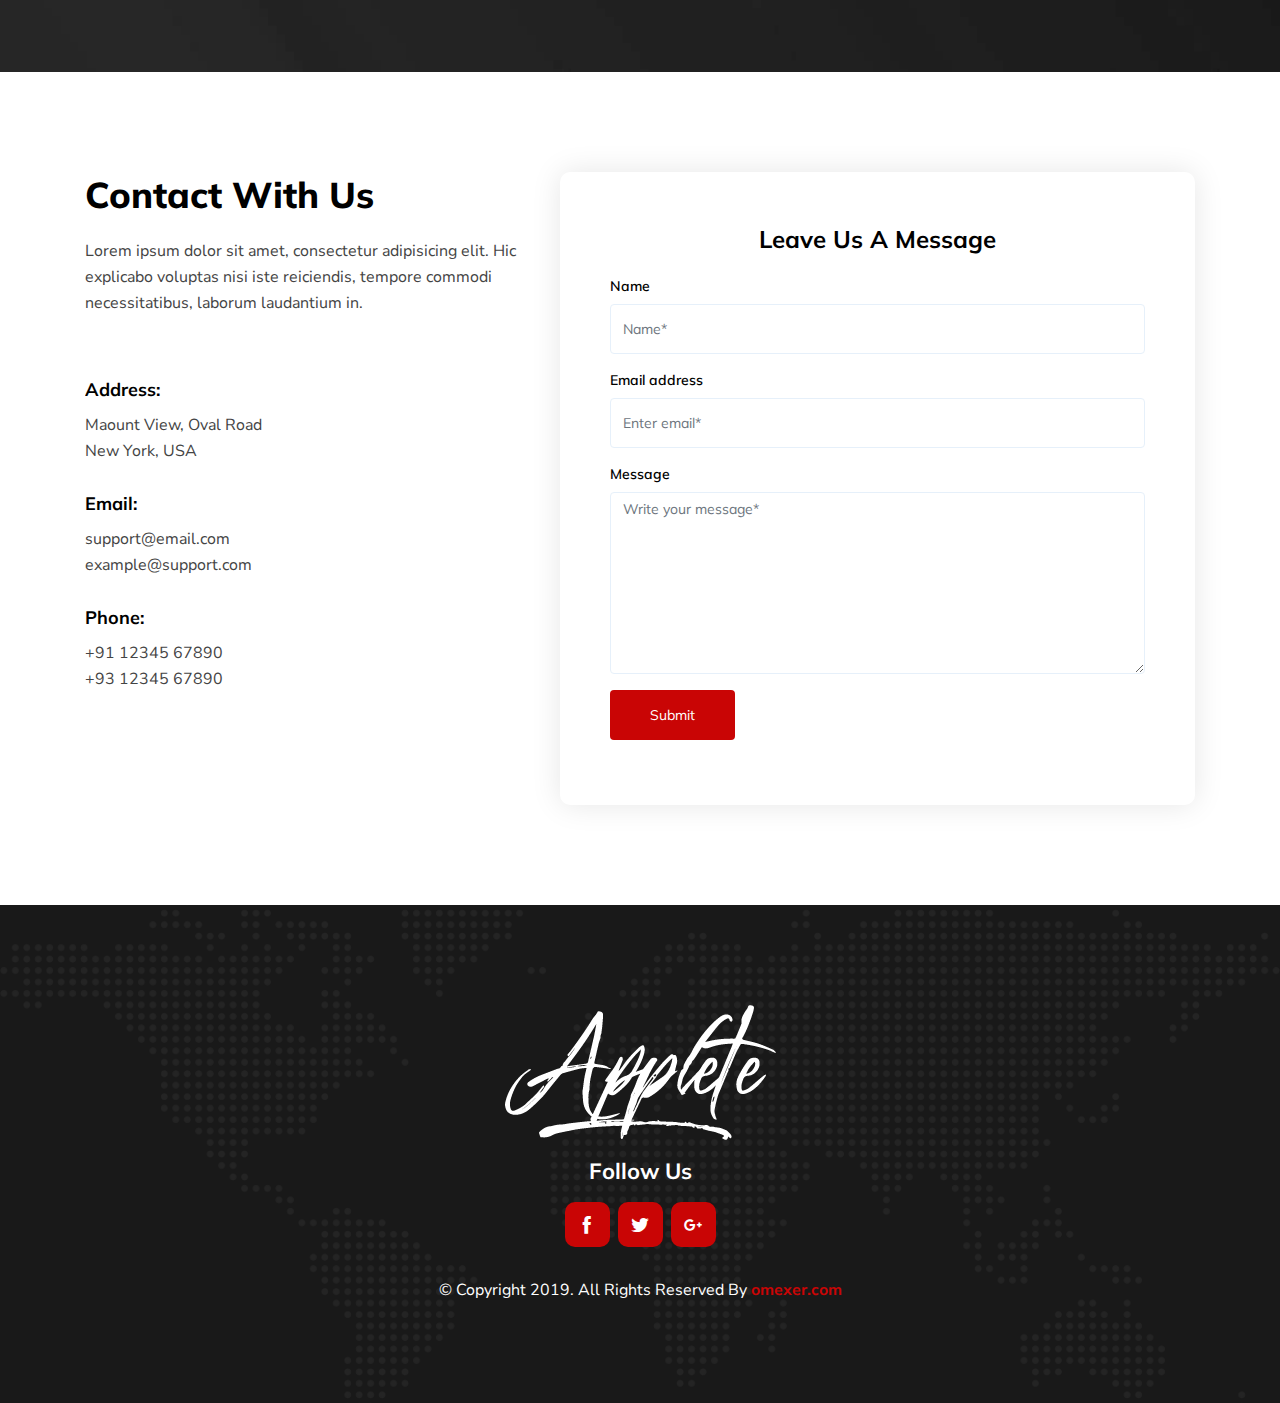
<file: index-1.html>
<!DOCTYPE html>
<html lang="zxx">

<head>
    <meta charset="utf-8">
    <meta name="viewport" content="width=device-width, initial-scale=1, shrink-to-fit=no">
    <meta name="keywords" content="">
    <meta name="description" content="">
    <title>Mixito - Product Landing Page</title>
    <!--favicon-->
    <link rel="shortcut icon" type="image/png" href="assets/images/favicon.png">
    <!--bootstrap css-->
    <link rel="stylesheet" type="text/css" href="assets/css/bootstrap.min.css">
    <!--owl carousel css-->
    <link rel="stylesheet" type="text/css" href="assets/css/owl.carousel.min.css">
    <!--magnific popup css-->
    <link rel="stylesheet" type="text/css" href="assets/css/magnific-popup.css">
    <!--icofont css-->
    <link rel="stylesheet" type="text/css" href="assets/css/icofont.min.css">
    <!--animate css-->
    <link rel="stylesheet" type="text/css" href="assets/css/animate.css">
    <!--main css-->
    <link rel="stylesheet" type="text/css" href="assets/css/style.css">
    <!--responsive css-->
    <link rel="stylesheet" type="text/css" href="assets/css/responsive.css">
</head>

<body>
    <!--star preloader-->
    <div class="preloader">
        <div class="d-table">
            <div class="d-table-cell align-middle">
                <div class="spinner">
                    <div class="double-bounce1"></div>
                    <div class="double-bounce2"></div>
                </div>
            </div>
        </div>
    </div>
    <!--end preloader-->
    <!--start header-->
    <header id="header">
        <div class="container">
            <nav class="navbar navbar-expand-md">
                <div class="container">
                    <!--logo-->
                    <a class="logo" href="#"><img src="assets/images/Applete-Logo-White.png" alt="logo" /></a>
                    <button class="navbar-toggler" type="button" data-toggle="collapse" data-target="#navbarContent" aria-controls="navbarContent" aria-expanded="false" aria-label="Toggle navigation">
                        <span class="icon-bar"><i class="icofont-navigation-menu"></i></span>
                    </button>
                    <!--navbar links-->
                    <div class="collapse navbar-collapse" id="navbarContent">
                        <ul class="navbar-nav ml-auto">
                            <li class="nav-item">
                                <a class="nav-link active" href="#" data-scroll-nav="0">Home</a>
                            </li>
                            <li class="nav-item">
                                <a class="nav-link" href="#" data-scroll-nav="1">Features</a>
                            </li>
                            <li class="nav-item">
                                <a class="nav-link" href="#" data-scroll-nav="2">Product</a>
                            </li>
                            <li class="nav-item">
                                <a class="nav-link" href="#" data-scroll-nav="3">Faq</a>
                            </li>
                            <li class="nav-item">
                                <a class="nav-link" href="#" data-scroll-nav="4">Review</a>
                            </li>
                            <li class="nav-item">
                                <a class="nav-link" href="#" data-scroll-nav="5">Contact</a>
                            </li>
                        </ul>
                    </div>
                </div>
            </nav>
        </div>
    </header>
    <!--end header-->
    <!--start hero area-->
    <section id="hero-area" class="hero-newsletter" data-scroll-index="0">
        <div class="container">
            <div class="row">
                <!--start caption content-->
                <div class="col-md-10 offset-md-1">
                    <div class="caption text-center">
                        <h1 class="text-white">Best And Modern Landing Page For Product Showcase</h1>
                        <p class="text-white">Lorem ipsum dolor sit amet, consectetuer adipiscing elit. Phasellus hendrerit. Pellentesque aliquet nibh nec urna. In nisi neque, aliquet vel, dapibus id, mattis vel, nisi.</p>
                        <div class="hero-btn">
                            <a class="bg" href="">Buy Now</a><a href="">More Info</a>
                        </div>
                        <div class="home-news-form">
                           <form id="mc-newsletter" action="newsletter/config.php" method="post">
                                <div class="form-group">
                                    <input type="email" class="form-control" id="mc-email" name="mc-email" placeholder="Enter your email*" required>
                                </div>
                                <button type="submit">Subscribe Now</button>
                            </form>
                            <div id="response"></div>
                        </div>
                    </div>
                </div>
                <!--end caption content-->
            </div>
        </div>
    </section>
    <!--end hero area-->
    <!--start core feature area-->
    <section id="core-feat-area" data-scroll-index="1">
        <div class="container">
            <div class="row">
                <!--start heading-->
                <div class="col-lg-8 offset-lg-2 col-md-10 offset-md-1">
                    <div class="heading text-center">
                        <h5>Core Features</h5>
                        <h2>Our product has lots of excellent core features for smart people.</h2>
                        <p>Lorem ipsum dolor sit amet, consectetur adipisicing elit. Hic explicabo voluptas nisi iste reiciendis, tempore commodi necessitatibus, laborum laudantium.</p>
                    </div>
                </div>
                <!--end heading-->
            </div>
            <div class="row">
                <!--start core feature single-->
                <div class="col-lg-3 col-md-6">
                    <div class="core-feat-single two text-center">
                        <i class="icofont-alarm"></i>
                        <h4>Notification Alart</h4>
                        <p>Donec nec justo eget felis facilisis fermentum. Aliquam porttitor mauris sit.</p>
                    </div>
                </div>
                <!--end core feature single-->
                <!--start core feature single-->
                <div class="col-lg-3 col-md-6">
                    <div class="core-feat-single two text-center">
                        <i class="icofont-video"></i>
                        <h4>Instant Video Call</h4>
                        <p>Donec nec justo eget felis facilisis fermentum. Aliquam porttitor mauris sit.</p>
                    </div>
                </div>
                <!--end core feature single-->
                <!--start core feature single-->
                <div class="col-lg-3 col-md-6">
                    <div class="core-feat-single two text-center">
                        <i class="icofont-chat"></i>
                        <h4>User Live Chat</h4>
                        <p>Donec nec justo eget felis facilisis fermentum. Aliquam porttitor mauris sit.</p>
                    </div>
                </div>
                <!--end core feature single-->
                <!--start core feature single-->
                <div class="col-lg-3 col-md-6">
                    <div class="core-feat-single two text-center">
                        <i class="icofont-brand-android-robot"></i>
                        <h4>Install Any App</h4>
                        <p>Donec nec justo eget felis facilisis fermentum. Aliquam porttitor mauris sit.</p>
                    </div>
                </div>
                <!--end core feature single-->
            </div>
        </div>
    </section>
    <!--end core feature area-->
    <!--start about area-->
    <section id="about-area" class="bg-gray">
        <div class="container">
            <div class="row">
                <!--start about image-->
                <div class="col-md-6">
                    <div class="about-img">
                        <img src="assets/images/watch-img-3.jpg" class="img-fluid" alt="" />
                    </div>
                </div>
                <!--end about image-->
                <!--start about content-->
                <div class="col-md-6">
                    <div class="about-cont two">
                        <h5>About Watch</h5>
                        <h2>Awesome digital watch can make your life easier</h2>
                        <p>Lorem ipsum dolor sit amet, consectetuer adipiscing elit. Donec odio. Quisque volutpat mattis eros. Nullam malesuada erat ut turpis.</p>
                        <p>Donec nec justo eget felis facilisis fermentum. Aliquam porttitor mauris sit amet orci. Aenean dignissim pellentesque felis.</p>
                        <ul>
                            <li><i class="icofont-check"></i> High Quality Product</li>
                            <li><i class="icofont-check"></i> Modern And New Design</li>
                            <li><i class="icofont-check"></i> Multiple Color Available</li>
                        </ul>
                        <a href="#product-area">Read More</a>
                    </div>
                </div>
                <!--end about content-->
            </div>
        </div>
    </section>
    <!--end about area-->
    <!--start discount area-->
    <section id="discount-area">
        <div class="container">
            <div class="row discount-wrap">
                <!--start discount content-->
                <div class="col-lg-8 offset-lg-2 col-md-10 offset-md-1">
                    <div class="discount-cont text-center">
                        <h3>Limited Offer</h3>
                        <h2><span>30%</span> OFF</h2>
                        <a href="#"><i class="icofont-cart-alt"></i>Buy Now</a>
                    </div>
                </div>
                <!--end discount content-->
            </div>
        </div>
    </section>
    <!--end discount area-->
    <!--start video area-->
    <section id="video-area">
        <div class="container">
            <div class="row">
                <!--start video image-->
                <div class="col-md-7">
                    <div class="video-img">
                        <img src="assets/images/watch-img-1.jpg" class="img-fluid" alt="" />
                    </div>
                </div>
                <!--end video image-->
                <!--start video content-->
                <div class="col-md-5">
                    <div class="video-cont two">
                        <h5>Product Demo</h5>
                        <h2>Watch the demo video for more information about our products.</h2>
                        <p>Praesent dapibus, neque id cursus faucibus, tortor neque egestas auguae, eu vulputate magna eros eu erat. Aliquam erat volutpat. Nam dui mi, tincidunt quis, accumsan porttitor, facilisis luctus, metus.</p>
                        <div class="video-player">
                            <a class="popup-video" href="https://www.youtube.com/watch?v=clXBiR01kUM"><i class="icofont-play"></i></a>
                        </div>
                    </div>
                </div>
                <!--end video content-->
            </div>
        </div>
    </section>
    <!--end video area-->
    <!--start why choose area-->
    <section id="why-chose-area" class="bg-gray">
        <div class="container">
            <div class="row">
                <!--start heading-->
                <div class="col-lg-8 offset-lg-2">
                    <div class="heading text-center">
                        <h5>Why Choose Our Product</h5>
                        <h2>We are providing best and high quality products. Why we are best?</h2>
                        <p>Lorem ipsum dolor sit amet, consectetur adipisicing elit. Hic explicabo voluptas nisi iste reiciendis, tempore commodi necessitatibus, laborum laudantium.</p>
                    </div>
                </div>
                <!--end heading-->
            </div>
            <div class="row">
                <!--start why choose content-->
                <div class="col-md-6">
                    <div class="why-chose-cont two">
                        <!--start why choose single-->
                        <div class="why-chose-single">
                            <div class="icon">
                                <i class="icofont-check"></i>
                            </div>
                            <div class="cont">
                                <h5>Our all products are high quality and fashionable with lifetime guarantee</h5>
                            </div>
                        </div>
                        <!--end why choose single-->
                        <!--start why choose single-->
                        <div class="why-chose-single">
                            <div class="icon">
                                <i class="icofont-check"></i>
                            </div>
                            <div class="cont">
                                <h5>Our all products are high quality and fashionable with lifetime guarantee</h5>
                            </div>
                        </div>
                        <!--end why choose single-->
                        <!--start why choose single-->
                        <div class="why-chose-single">
                            <div class="icon">
                                <i class="icofont-check"></i>
                            </div>
                            <div class="cont">
                                <h5>We are providing 24 hours dedicated support for our all customers</h5>
                            </div>
                        </div>
                        <!--end why choose single-->
                    </div>
                </div>
                <!--end why choose content-->
                <!--start why choose image-->
                <div class="col-md-6">
                    <div class="why-chose-img two">
                        <img class="img-fluid" src="assets/images/watch-img-5.jpg" alt="image">
                    </div>
                </div>
                <!--end why choose image-->
            </div>
        </div>
    </section>
    <!--end why choose area-->
    <!--start product area-->
    <section id="product-area" data-scroll-index="2">
        <div class="container">
            <div class="row">
                <!--start heading-->
                <div class="col-lg-8 offset-lg-2 col-md-10 offset-md-1">
                    <div class="heading text-center">
                        <h5>Our Product</h5>
                        <h2>We have lots of excellent and high quality products. Check now</h2>
                        <p>Lorem ipsum dolor sit amet, consectetur adipisicing elit. Hic explicabo voluptas nisi iste reiciendis, tempore commodi necessitatibus, laborum laudantium.</p>
                    </div>
                </div>
                <!--end heading-->
            </div>
            <div class="row">
                <!--start product single-->
                <div class="col-lg-4 col-md-6">
                    <div class="prod-single text-center">
                        <img src="assets/images/product-1.jpg" class="img-fluid" alt="" />
                        <div class="prod-info">
                            <h4>Olimus Blue</h4>
                            <h5>$188.00</h5>
                            <a href="">Order Now <i class="icofont-long-arrow-right"></i></a>
                        </div>
                    </div>
                </div>
                <!--end product single-->
                <!--start product single-->
                <div class="col-lg-4 col-md-6">
                    <div class="prod-single text-center">
                        <div class="prod-img">
                            <img src="assets/images/product-2.jpg" class="img-fluid" alt="" />
                            <div class="prod-info">
                                <h4>Amexso Black</h4>
                                <h5>$220.00</h5>
                                <a href="">Order Now <i class="icofont-long-arrow-right"></i></a>
                            </div>
                        </div>
                    </div>
                </div>
                <!--end product single-->
                <!--start product single-->
                <div class="col-lg-4 col-md-6">
                    <div class="prod-single text-center">
                        <div class="prod-img">
                            <img src="assets/images/product-3.jpg" class="img-fluid" alt="" />
                            <div class="prod-info">
                                <h4>Latexo Green</h4>
                                <h5>$350.00</h5>
                                <a href="">Order Now <i class="icofont-long-arrow-right"></i></a>
                            </div>
                        </div>
                    </div>
                </div>
                <!--end product single-->
                <!--start product single-->
                <div class="col-lg-4 col-md-6">
                    <div class="prod-single text-center">
                        <div class="prod-img">
                            <img src="assets/images/product-4.jpg" class="img-fluid" alt="" />
                            <div class="prod-info">
                                <h4>Alimax Pink</h4>
                                <h5>$299.00</h5>
                                <a href="">Order Now <i class="icofont-long-arrow-right"></i></a>
                            </div>
                        </div>
                    </div>
                </div>
                <!--end product single-->
                <!--start product single-->
                <div class="col-lg-4 col-md-6">
                    <div class="prod-single text-center">
                        <div class="prod-img">
                            <img src="assets/images/product-3.jpg" class="img-fluid" alt="" />
                            <div class="prod-info">
                                <h4>Glasgox Green</h4>
                                <h5>$199.00</h5>
                                <a href="">Order Now <i class="icofont-long-arrow-right"></i></a>
                            </div>
                        </div>
                    </div>
                </div>
                <!--end product single-->
                <!--start product single-->
                <div class="col-lg-4 col-md-6">
                    <div class="prod-single text-center">
                        <div class="prod-img">
                            <img src="assets/images/product-1.jpg" class="img-fluid" alt="" />
                            <div class="prod-info">
                                <h4>Amelia Blue</h4>
                                <h5>$250.00</h5>
                                <a href="">Order Now <i class="icofont-long-arrow-right"></i></a>
                            </div>
                        </div>
                    </div>
                </div>
                <!--end product single-->
            </div>
        </div>
    </section>
    <!--end product area-->
    <!--start faq area-->
    <section id="faq-area" class="bg-gray" data-scroll-index="3">
        <div class="container">
            <div class="row">
                <!--start heading-->
                <div class="col-lg-8 offset-lg-2">
                    <div class="heading text-center">
                        <h5>FAQ</h5>
                        <h2>Frequently asked questions</h2>
                        <p>Lorem ipsum dolor sit amet, consectetur adipisicing elit. Hic explicabo voluptas nisi iste reiciendis, tempore commodi necessitatibus, laborum laudantium.</p>
                    </div>
                </div>
                <!--end heading-->
            </div>
            <div class="row">
                <div class="col-lg-7 col-md-6">
                    <div id="accordion" role="tablist">
                        <!--start faq single-->
                        <div class="card">
                            <div class="card-header active" role="tab" id="faq1">
                                <h5 class="mb-0">
                                    <a data-toggle="collapse" href="#collapse1" aria-expanded="true" aria-controls="collapse1">How can I buy the watch?</a>
                                </h5>
                            </div>
                            <div id="collapse1" class="collapse show" role="tabpanel" aria-labelledby="faq1" data-parent="#accordion">
                                <div class="card-body">
                                     Lorem ipsum dolor sit amet, consectetuer adipiscing elit. Phasellus hendrerit. Pellentesque aliquet nibh nec urna. In nisi nequesi.
                                </div>
                            </div>
                        </div>
                        <!--end faq single-->
                        <!--start faq single-->
                        <div class="card">
                            <div class="card-header" role="tab" id="faq2">
                                <h5 class="mb-0">
                                    <a class="collapsed" data-toggle="collapse" href="#collapse2" aria-expanded="false" aria-controls="collapse2">How can I order the watch?</a>
                                </h5>
                            </div>
                            <div id="collapse2" class="collapse" role="tabpanel" aria-labelledby="faq2" data-parent="#accordion">
                                <div class="card-body">
                                     Lorem ipsum dolor sit amet, consectetuer adipiscing elit. Phasellus hendrerit. Pellentesque aliquet nibh nec urna. In nisi nequesi.
                                </div>
                            </div>
                        </div>
                        <!--end faq single-->
                        <!--start faq single-->
                        <div class="card">
                            <div class="card-header" role="tab" id="faq3">
                                <h5 class="mb-0">
                                    <a class="collapsed" data-toggle="collapse" href="#collapse3" aria-expanded="false" aria-controls="collapse3">How much price of the watch?</a>
                                </h5>
                            </div>
                            <div id="collapse3" class="collapse" role="tabpanel" aria-labelledby="faq3" data-parent="#accordion">
                                <div class="card-body">
                                     Lorem ipsum dolor sit amet, consectetuer adipiscing elit. Phasellus hendrerit. Pellentesque aliquet nibh nec urna. In nisi nequesi.
                                </div>
                            </div>
                        </div>
                        <!--end faq single-->
                        <!--start faq single-->
                        <div class="card">
                            <div class="card-header" role="tab" id="faq4">
                                <h5 class="mb-0">
                                    <a class="collapsed" data-toggle="collapse" href="#collapse4" aria-expanded="false" aria-controls="collapse4">How can I get refund?</a>
                                </h5>
                            </div>
                            <div id="collapse4" class="collapse" role="tabpanel" aria-labelledby="faq4" data-parent="#accordion">
                                <div class="card-body">
                                     Lorem ipsum dolor sit amet, consectetuer adipiscing elit. Phasellus hendrerit. Pellentesque aliquet nibh nec urna. In nisi nequesi.
                                </div>
                            </div>
                        </div>
                        <!--end faq single-->
                    </div>
                </div>
                <div class="col-lg-5 col-md-6">
                    <div class="faq-img two">
                        <img src="assets/images/watch-img-7.jpg" class="img-fluid" alt="" />
                    </div>
                </div>
            </div>
        </div>
    </section>
    <!--end faq area-->
    <!--start testimonial area-->
    <section id="testi-area" class="bg" data-scroll-index="4">
        <div class="container">
            <div class="row">
                <!--start heading-->
                <div class="col-lg-8 offset-lg-2 col-md-10 offset-md-1">
                    <div class="heading text-center">
                        <h5 class="text-white">Customer Feedback</h5>
                        <h2 class="text-white">Our Clients valuable reviews about our products and service</h2>
                        <p class="text-white">Lorem ipsum dolor sit amet, consectetur adipisicing elit. Hic explicabo voluptas nisi iste reiciendis, tempore commodi necessitatibus, laborum laudantium.</p>
                    </div>
                </div>
                <!--end heading-->
            </div>
            <div class="row">
                <div class="col-lg-8 offset-lg-2 col-md-10 offset-md-1">
                    <div class="testi-carousel two owl-carousel">
                        <!--start testimonial single-->
                        <div class="testi-single text-center">
                            <div class="client-img">
                                <img src="assets/images/client-1.jpg" class="img-fluid" alt="">
                            </div>
                            <div class="client-comnt">
                                <h5>Laboriosam libero, aliquam magnam debitis exercitationem doloribus quo repellat aperiam doloremque aut, optio ab modi, itaque maiores labore.</h5>
                                <span><i class="icofont-star"></i><i class="icofont-star"></i><i class="icofont-star"></i><i class="icofont-star"></i><i class="icofont-star"></i></span>
                            </div>
                            <div class="client-details">
                                <h4>- Adam Smith</h4>
                                <p>product marketer</p>
                            </div>
                        </div>
                        <!--end testimonial single-->
                        <!--start testimonial single-->
                        <div class="testi-single text-center">
                            <div class="client-img">
                                <img src="assets/images/client-2.jpg" class="img-fluid" alt="">
                            </div>
                            <div class="client-comnt">
                                <h5>Praesent dapibus, neque id cursus faucibus, tortor neque egestas auguae, eu vulputate magna eros eu erat. Aliquam erat volutpat. Nam dui mi, tincidunt quis.</h5>
                                <span><i class="icofont-star"></i><i class="icofont-star"></i><i class="icofont-star"></i><i class="icofont-star"></i><i class="icofont-star"></i></span>
                            </div>
                            <div class="client-details">
                                <h4>- Shane Kyle</h4>
                                <p>affiliate marketer</p>
                            </div>
                        </div>
                        <!--end testimonial single-->
                        <!--start testimonial single-->
                        <div class="testi-single text-center">
                            <div class="client-img">
                                <img src="assets/images/client-3.jpg" class="img-fluid" alt="">
                            </div>
                            <div class="client-comnt">
                                <h5>Quisque a lectus. Donec consectetuer ligula vulputate sem tristique cursus. Nam nulla quam, gravida non, commodo a, sodales sit amet, nisi, itaque maiores labore.</h5>
                                <span><i class="icofont-star"></i><i class="icofont-star"></i><i class="icofont-star"></i><i class="icofont-star"></i><i class="icofont-star"></i></span>
                            </div>
                            <div class="client-details">
                                <h4>- Micheal Jonson</h4>
                                <p>product manager</p>
                            </div>
                        </div>
                        <!--end testimonial single-->
                    </div>
                </div>
            </div>
        </div>
    </section>
    <!--end testimonial area-->
    <!--start contact area-->
    <section id="contact-area" data-scroll-index="5">
        <div class="container">
            <div class="row">
                <div class="col-md-5">
                    <div class="heading">
                        <h2>Contact With Us</h2>
                        <p>Lorem ipsum dolor sit amet, consectetur adipisicing elit. Hic explicabo voluptas nisi iste reiciendis, tempore commodi necessitatibus, laborum laudantium in.</p>
                    </div>
                    <div class="contact-info">
                        <h5>Address:</h5>
                        <p>Maount View, Oval Road <br> New York, USA</p>
                    </div>
                    <div class="contact-info">
                        <h5>Email:</h5>
                        <p>support@email.com <br> example@support.com</p>
                    </div>
                    <div class="contact-info">
                        <h5>Phone:</h5>
                        <p>+91 12345 67890<br> +93 12345 67890</p>
                    </div>
                </div>
                <!--start contact form-->
                <div class="col-md-7">
                    <div class="contact-form">
                        <h3>Leave Us A Message</h3>
                        <form id="ajax-contact" action="contact.php" method="post">
                            <div class="form-group">
                                <label for="name">Name</label>
                                <input type="text" class="form-control" id="name" name="name" placeholder="Name*" required="required" data-error="name is required.">
                                <div class="help-block with-errors"></div>
                            </div>
                            <div class="form-group">
                                <label for="email">Email address</label>
                                <input type="email" class="form-control" id="email" name="email" placeholder="Enter email*" required="required" data-error="valid email is required.">
                                <div class="help-block with-errors"></div>
                            </div>
                            <div class="form-group">
                                <label for="message">Message</label>
                                <textarea class="form-control" id="message" name="message" rows="8" placeholder="Write your message*" required="required" data-error="Please, leave us a message."></textarea>
                                <div class="help-block with-errors"></div>
                            </div>
                            <button type="submit">Submit</button>
                            <div class="messages"></div>
                        </form>
                    </div>
                </div>
                <!--end contact form-->
            </div>
        </div>
    </section>
    <!--end contact area-->
    <!--start footer-->
    <footer id="footer">
        <div class="container">
            <div class="row">
                <!--start footer content-->
                <div class="col-lg-12">
                    <div class="footer-cont text-center">
                        <img src="assets/images/Applete-Logo-White.png" class="img-fluid" alt="" />
                        <h4>Follow Us</h4>
                        <ul>
                            <li><a href="#"><i class="icofont-facebook"></i></a></li>
                            <li><a href="#"><i class="icofont-twitter"></i></a></li>
                            <li><a href="#"><i class="icofont-google-plus"></i></a></li>
                        </ul>
                        <p>&copy; Copyright 2019. All Rights Reserved By <a target="_blank" href="https://omexer.com">omexer.com</a></p>
                    </div>
                </div>
                <!--end footer content-->
            </div>
        </div>
    </footer>
    <!--end footer-->
    <!--jQuery js-->
    <script src="assets/js/jquery-3.3.1.min.js"></script>
    <!--proper js-->
    <script src="assets/js/popper.min.js"></script>
    <!--bootstrap js-->
    <script src="assets/js/bootstrap.min.js"></script>
    <!--magnic popup js-->
    <script src="assets/js/magnific-popup.min.js"></script>
    <!--owl carousel js-->
    <script src="assets/js/owl.carousel.min.js"></script>
    <!--scrollIt js-->
    <script src="assets/js/scrollIt.min.js"></script>
    <!--validator js-->
    <script src="assets/js/validator.min.js"></script>
    <!--contact js-->
    <script src="assets/js/contact.js"></script>
    <!--ajax newsletter js-->
    <script src="newsletter/ajax-newsletter-form.js"></script>
    <!--main js-->
    <script src="assets/js/custom.js"></script>
</body>

</html>
</file>
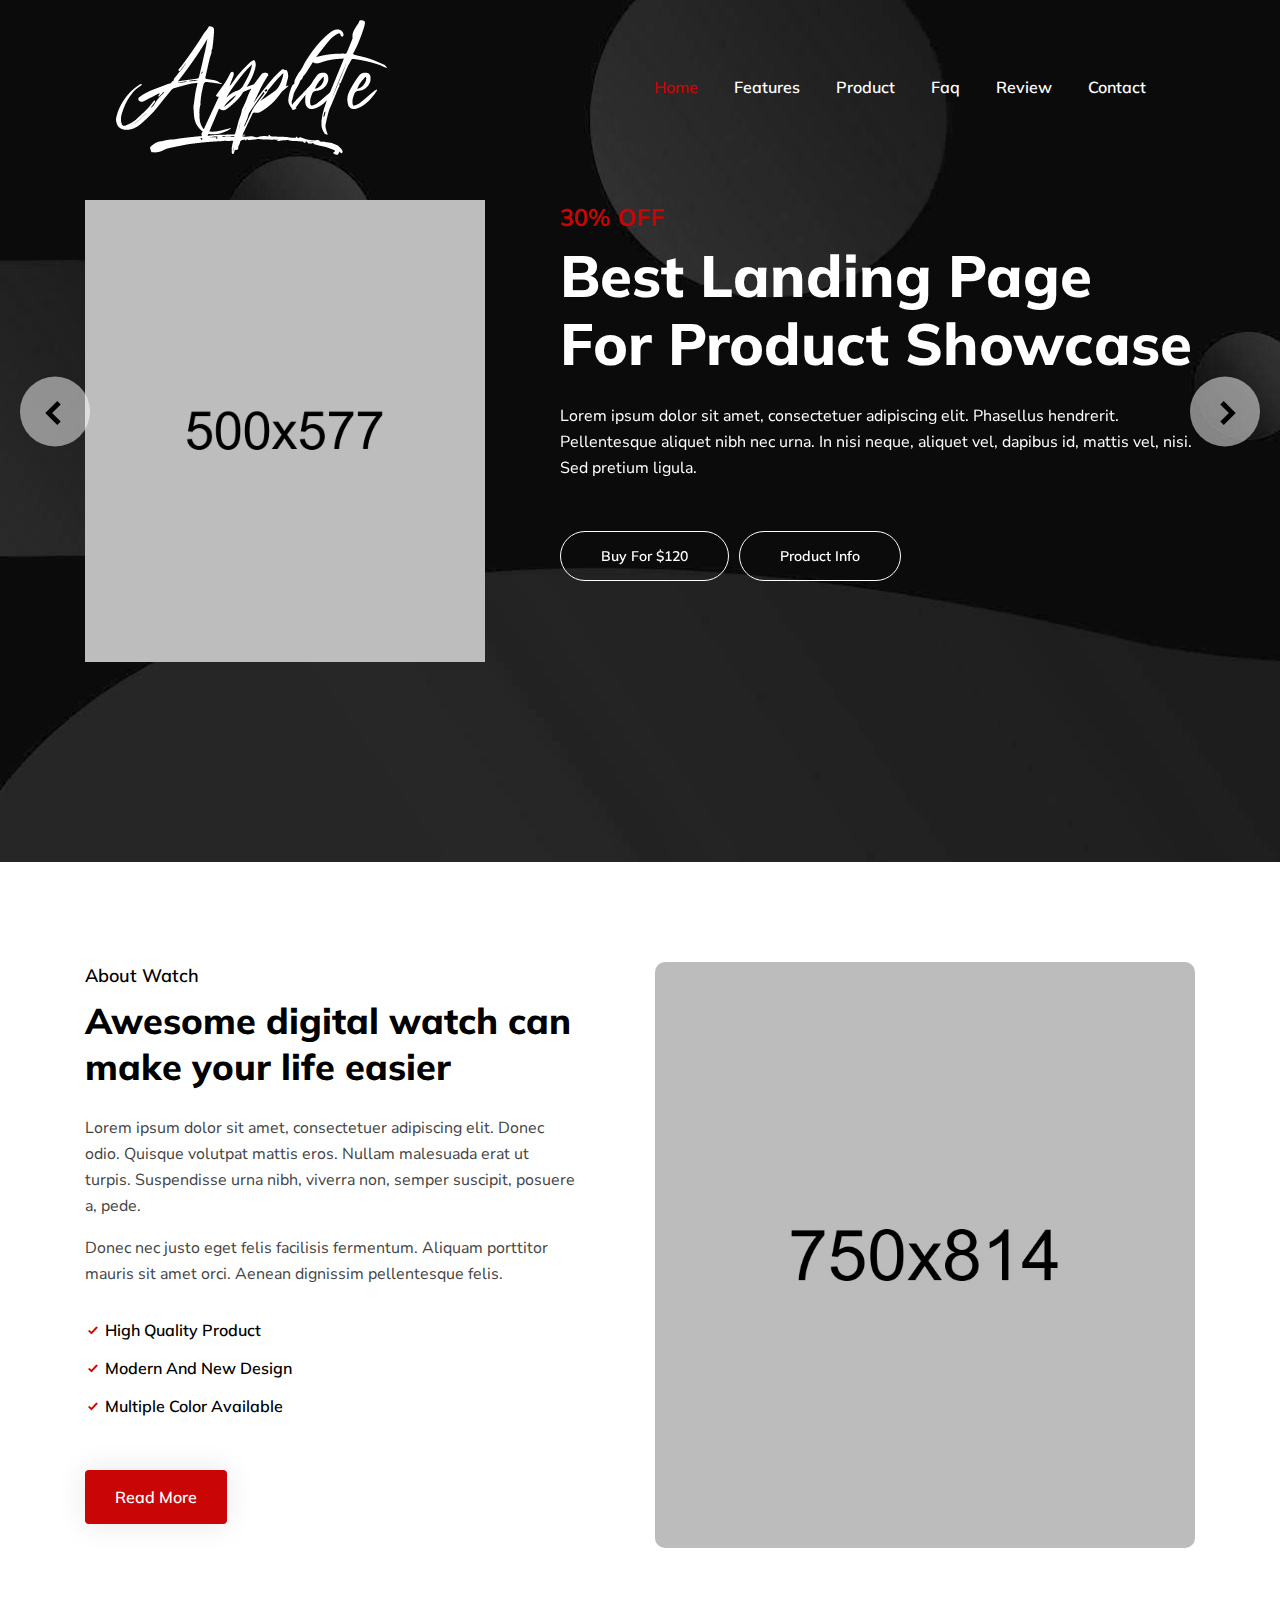
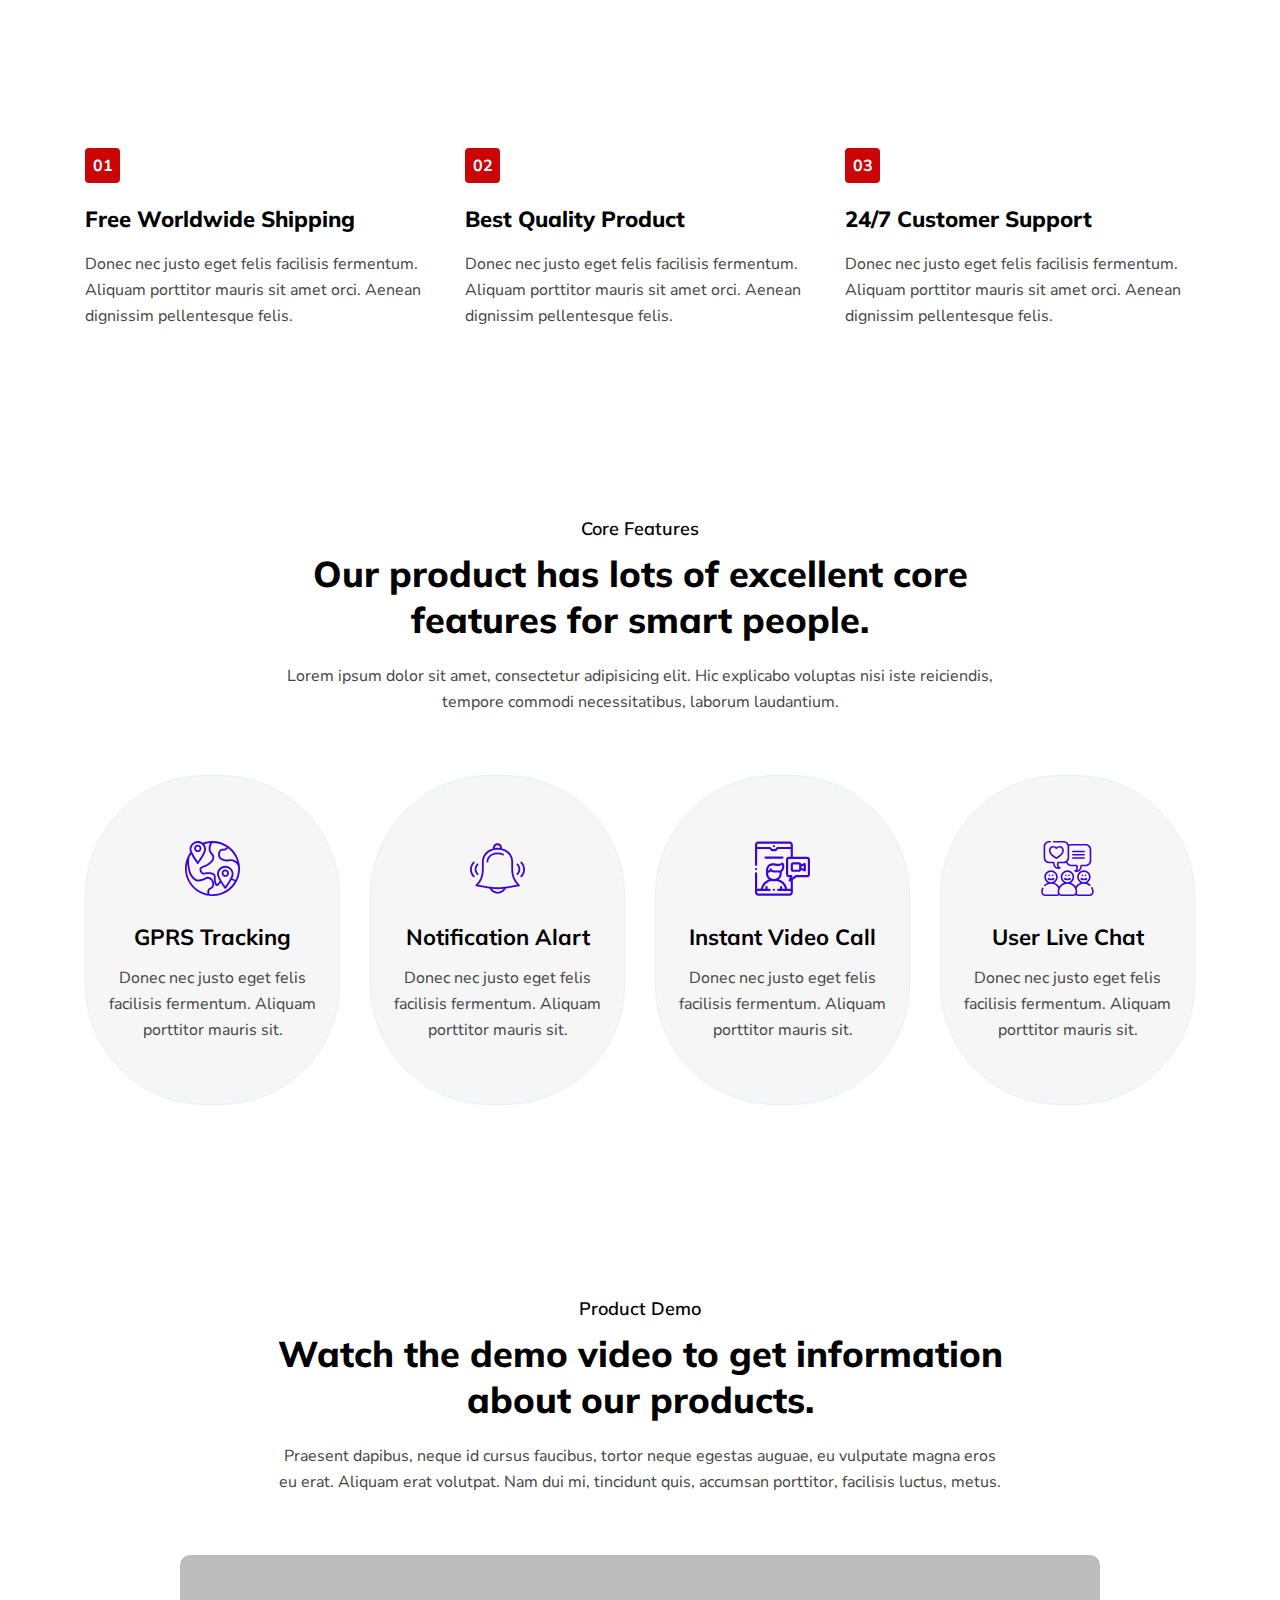
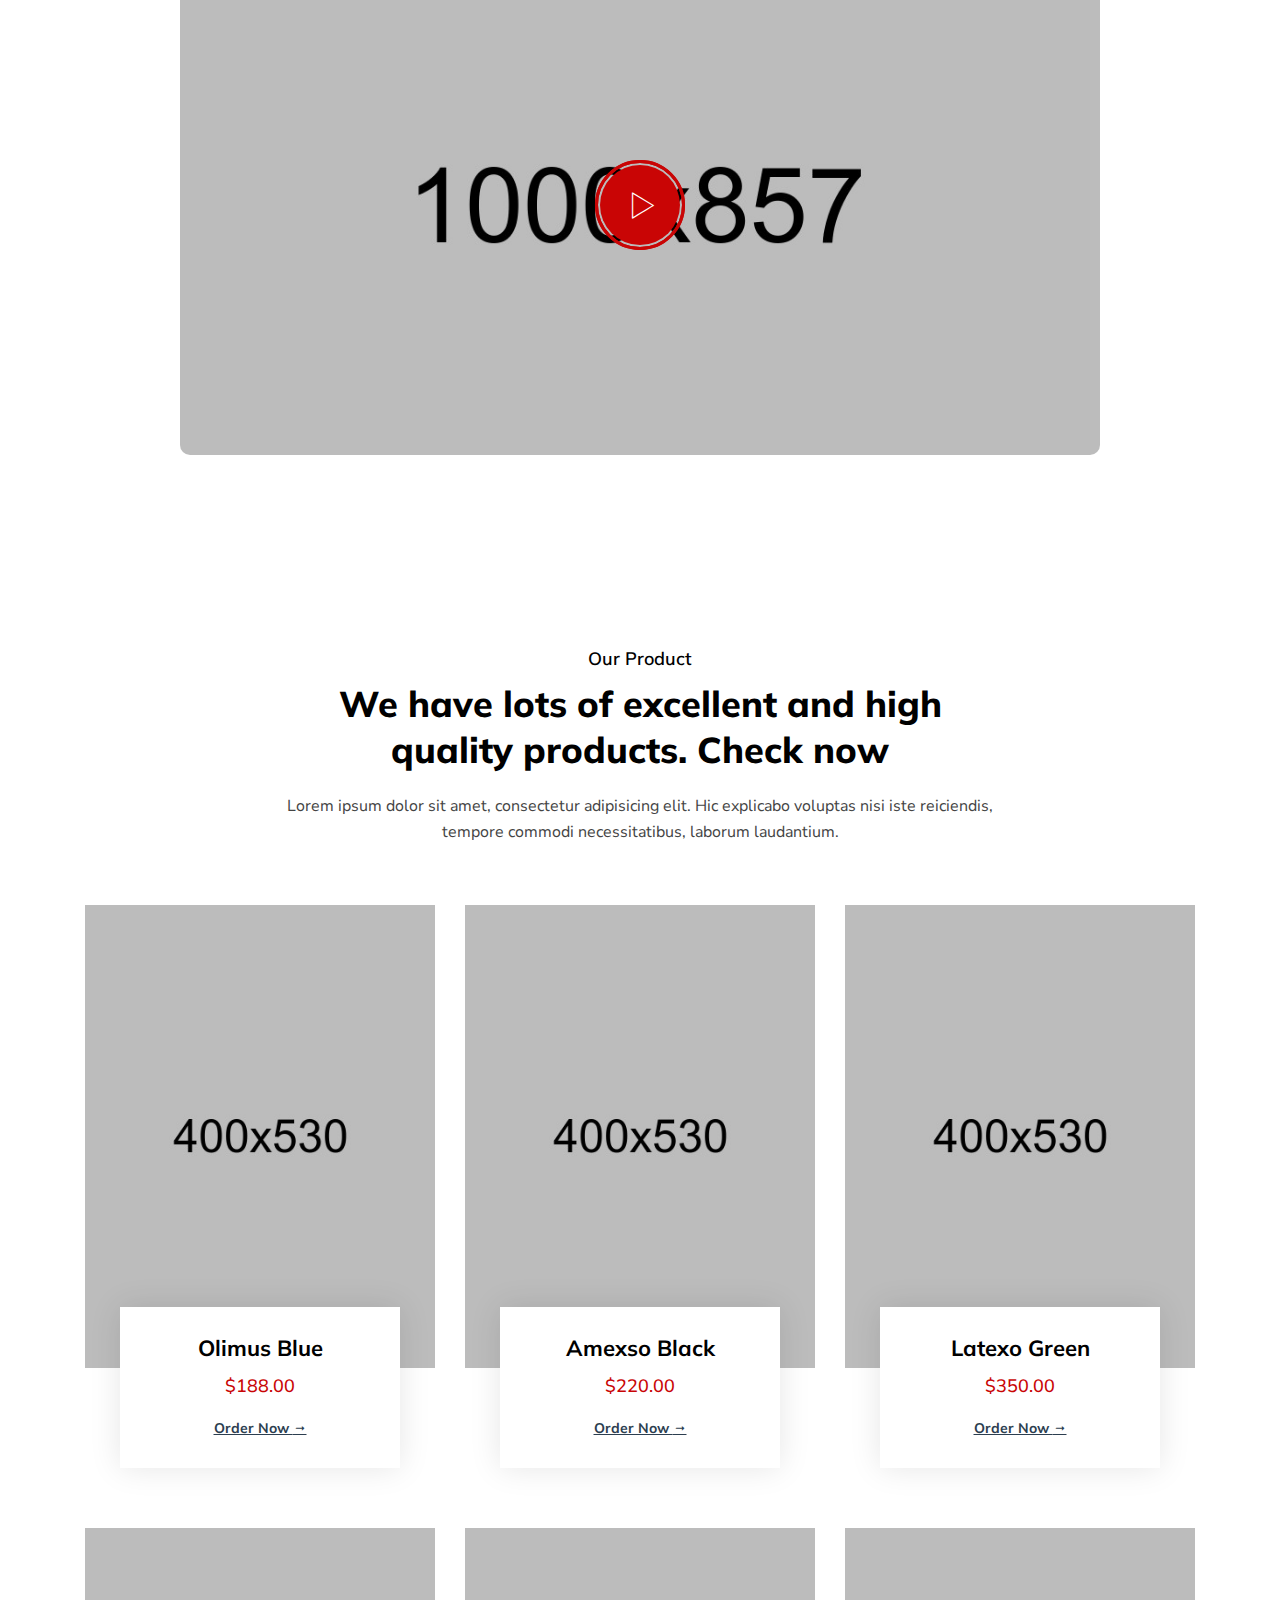
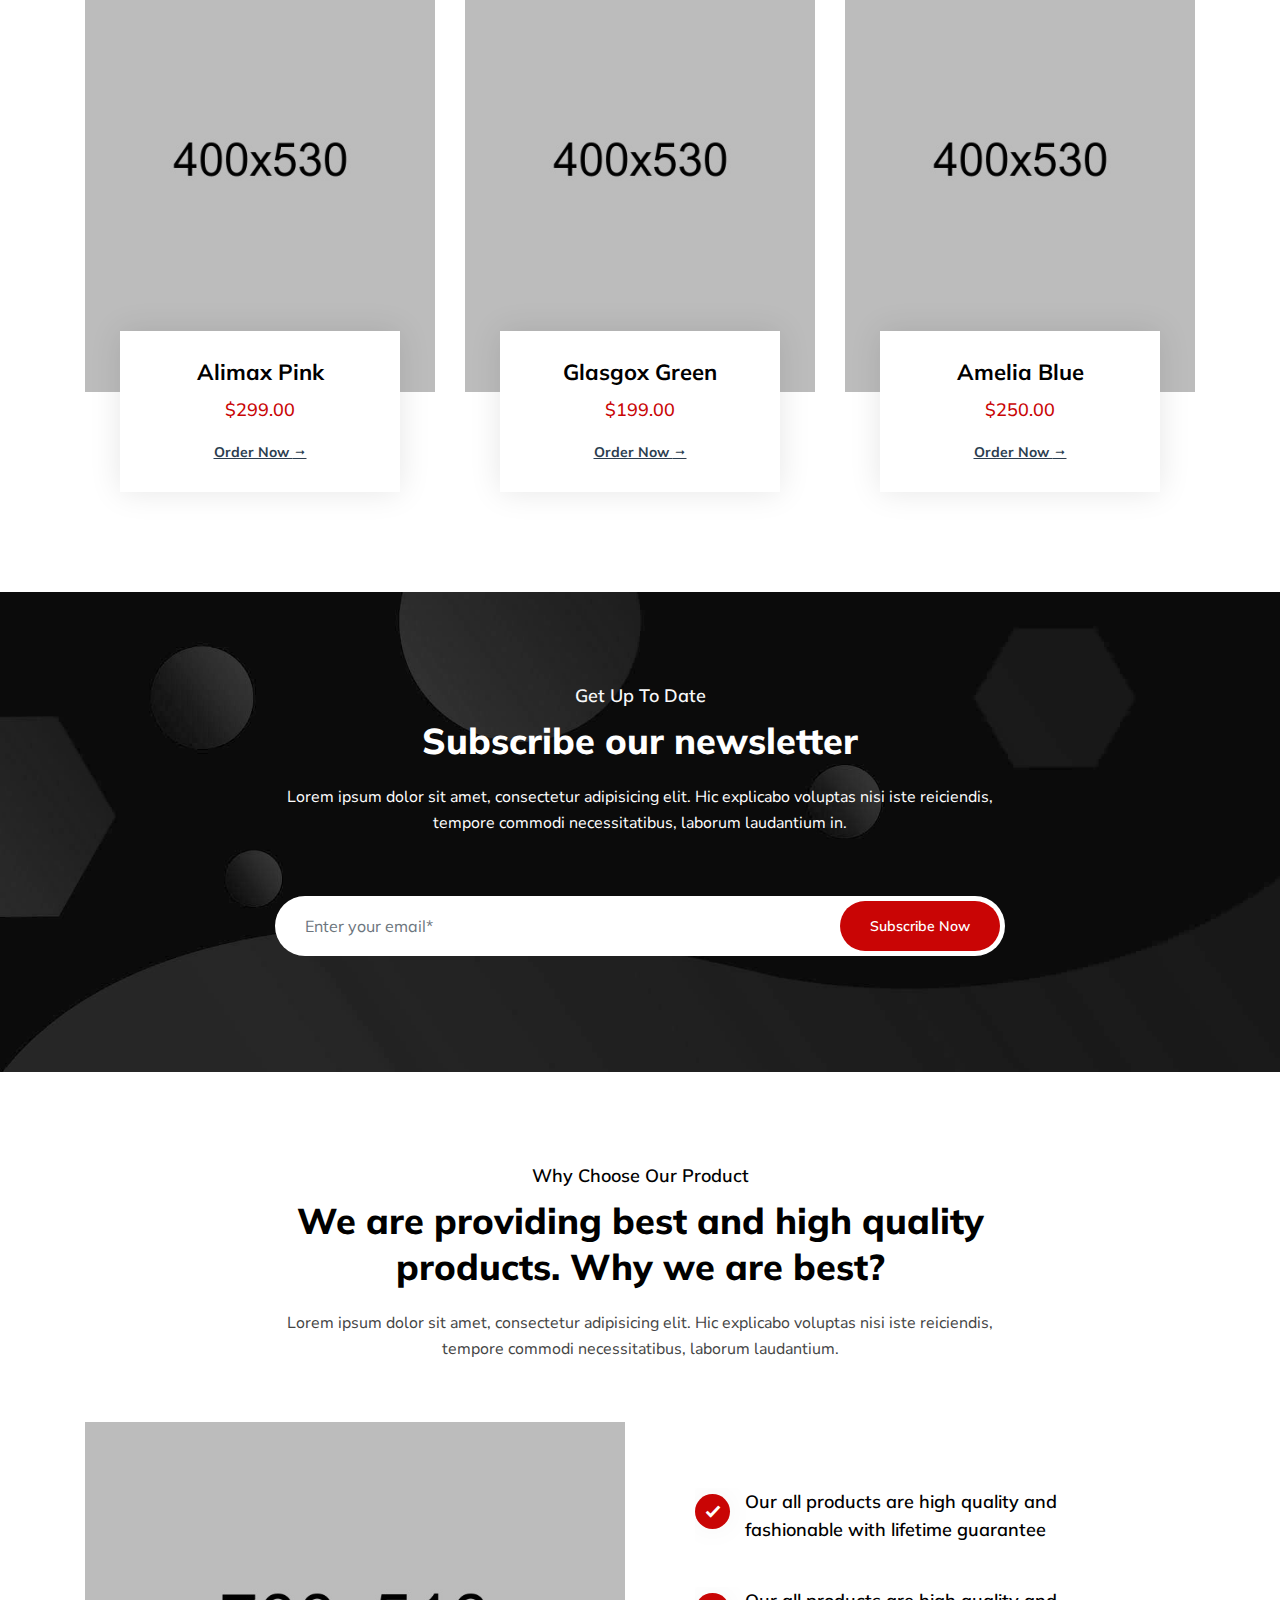
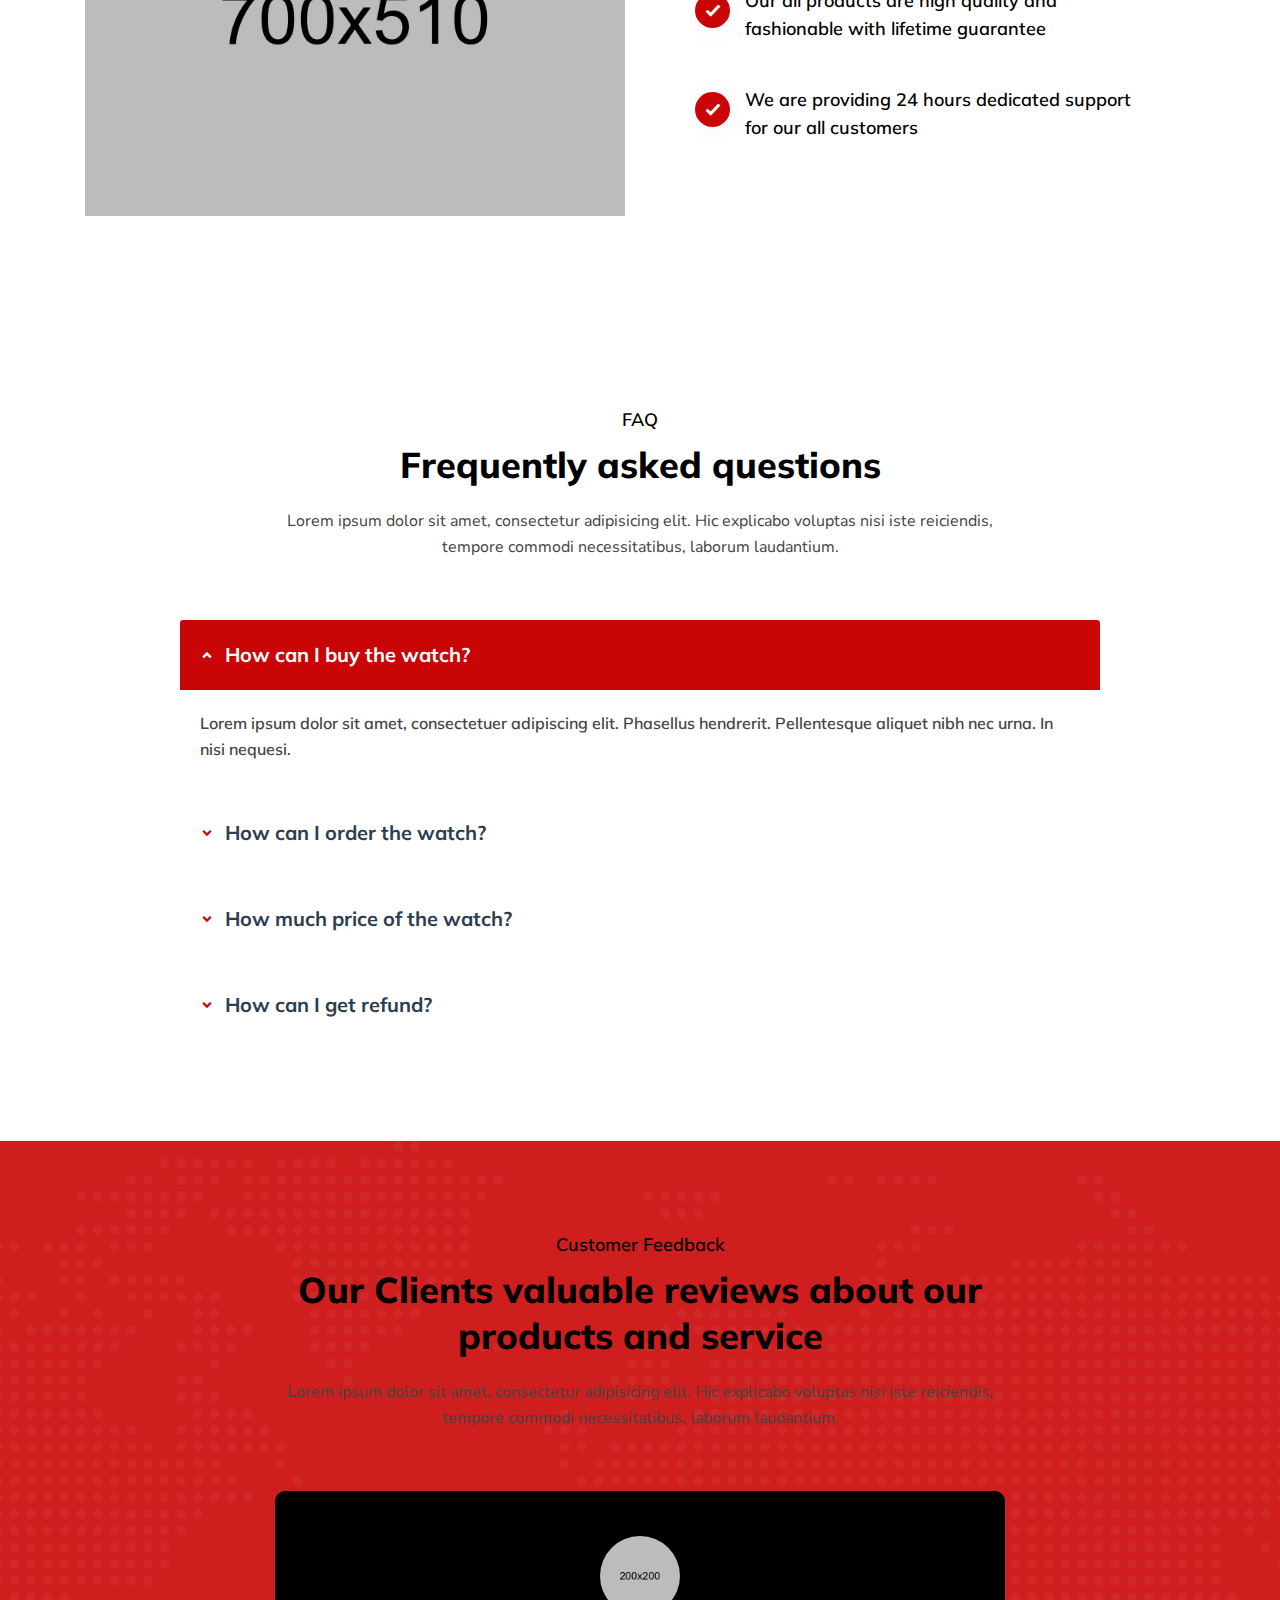
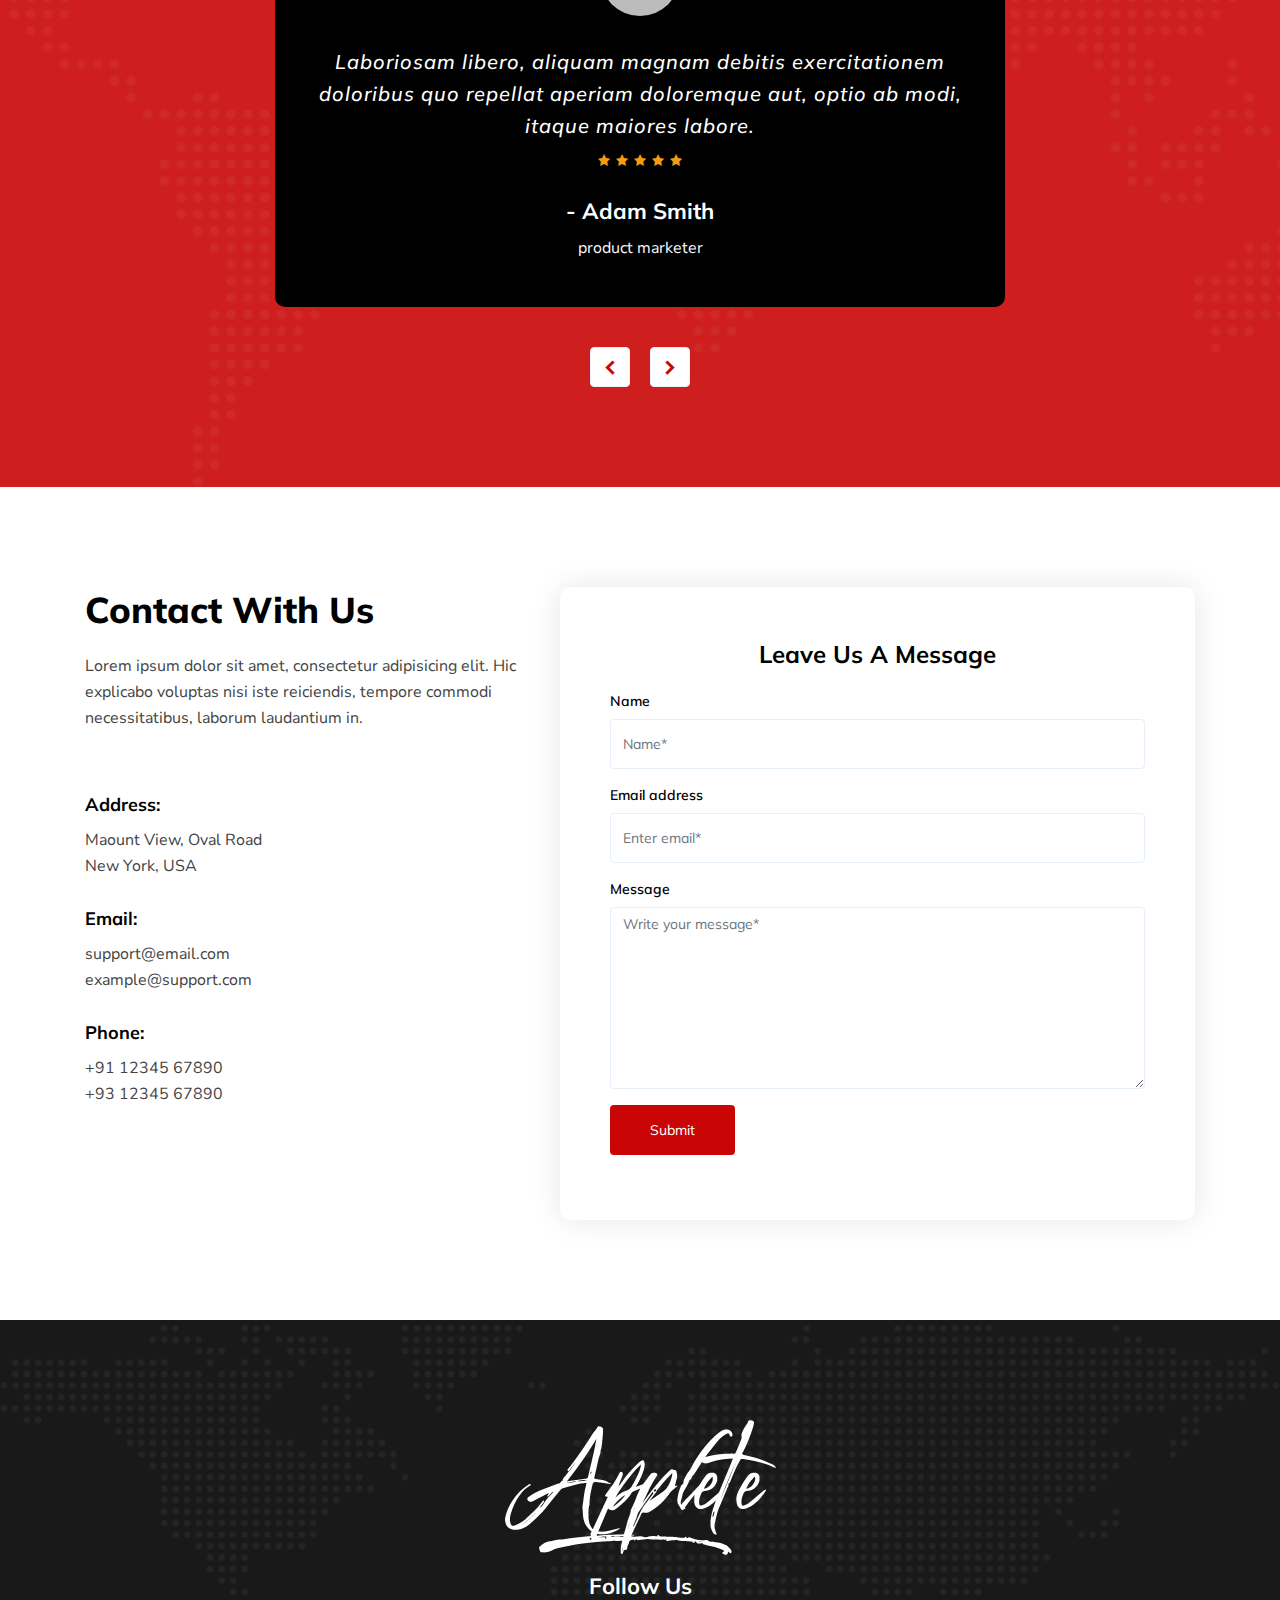
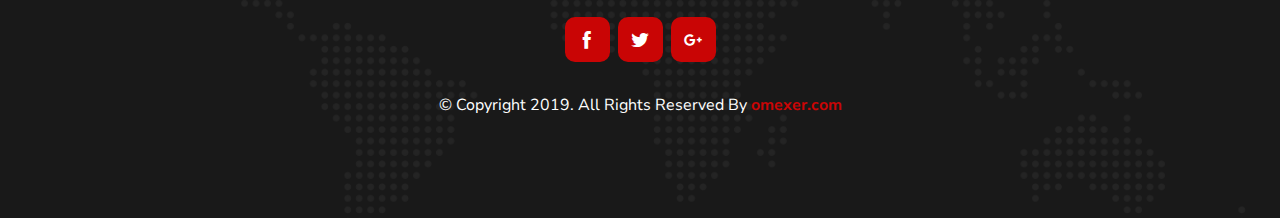
<file: index-2.html>
<!DOCTYPE html>
<html lang="zxx">

<head>
    <meta charset="utf-8">
    <meta name="viewport" content="width=device-width, initial-scale=1, shrink-to-fit=no">
    <meta name="keywords" content="">
    <meta name="description" content="">
    <title>Mixito - Product Landing Page</title>
    <!--favicon-->
    <link rel="shortcut icon" type="image/png" href="assets/images/favicon.png">
    <!--bootstrap css-->
    <link rel="stylesheet" type="text/css" href="assets/css/bootstrap.min.css">
    <!--owl carousel css-->
    <link rel="stylesheet" type="text/css" href="assets/css/owl.carousel.min.css">
    <!--magnific popup css-->
    <link rel="stylesheet" type="text/css" href="assets/css/magnific-popup.css">
    <!--icofont css-->
    <link rel="stylesheet" type="text/css" href="assets/css/icofont.min.css">
    <!--animate css-->
    <link rel="stylesheet" type="text/css" href="assets/css/animate.css">
    <!--main css-->
    <link rel="stylesheet" type="text/css" href="assets/css/style.css">
    <!--responsive css-->
    <link rel="stylesheet" type="text/css" href="assets/css/responsive.css">
</head>

<body>
    <!--star preloader-->
    <div class="preloader">
        <div class="d-table">
            <div class="d-table-cell align-middle">
                <div class="spinner">
                    <div class="double-bounce1"></div>
                    <div class="double-bounce2"></div>
                </div>
            </div>
        </div>
    </div>
    <!--end preloader-->
    <!--start header-->
    <header id="header">
        <div class="container">
            <nav class="navbar navbar-expand-md">
                <div class="container">
                    <!--logo-->
                    <a class="logo" href="#"><img src="assets/images/Applete-Logo-White.png" alt="logo" /></a>
                    <button class="navbar-toggler" type="button" data-toggle="collapse" data-target="#navbarContent" aria-controls="navbarContent" aria-expanded="false" aria-label="Toggle navigation">
                        <span class="icon-bar"><i class="icofont-navigation-menu"></i></span>
                    </button>
                    <!--navbar links-->
                    <div class="collapse navbar-collapse" id="navbarContent">
                        <ul class="navbar-nav ml-auto">
                            <li class="nav-item">
                                <a class="nav-link active" href="#" data-scroll-nav="0">Home</a>
                            </li>
                            <li class="nav-item">
                                <a class="nav-link" href="#" data-scroll-nav="1">Features</a>
                            </li>
                            <li class="nav-item">
                                <a class="nav-link" href="#" data-scroll-nav="2">Product</a>
                            </li>
                            <li class="nav-item">
                                <a class="nav-link" href="#" data-scroll-nav="3">Faq</a>
                            </li>
                            <li class="nav-item">
                                <a class="nav-link" href="#" data-scroll-nav="4">Review</a>
                            </li>
                            <li class="nav-item">
                                <a class="nav-link" href="#" data-scroll-nav="5">Contact</a>
                            </li>
                        </ul>
                    </div>
                </div>
            </nav>
        </div>
    </header>
    <!--end header-->
    <!--start hero area-->
    <section id="hero-area" class="slider-bg" data-scroll-index="0">
        <div class="slider owl-carousel">
            <!-- start slide single -->
            <div class="slide-single container">
                <div class="row">
                    <!--start caption image-->
                    <div class="col-md-5">
                        <div class="caption-img">
                            <img src="assets/images/watch-2.png" class="img-fluid" alt="" />
                        </div>
                    </div>
                    <!--end caption image-->
                    <!--start caption content-->
                    <div class="col-md-7">
                        <div class="caption">
                            <h3>30% OFF</h3>
                            <h1 class="text-white">Best Landing Page For Product Showcase</h1>
                            <p class="text-white">Lorem ipsum dolor sit amet, consectetuer adipiscing elit. Phasellus hendrerit. Pellentesque aliquet nibh nec urna. In nisi neque, aliquet vel, dapibus id, mattis vel, nisi. Sed pretium ligula.</p>
                            <div class="hero-btn">
                                <a class="bg" href="">Buy For $120</a><a href="">Product Info</a>
                            </div>
                        </div>
                    </div>
                    <!--end caption content-->
                </div>
            </div>
            <!-- end slide single -->
            <!-- start slide single -->
            <div class="slide-single container">
                <div class="row">
                    <!--start caption image-->
                    <div class="col-md-5">
                        <div class="caption-img">
                            <img src="assets/images/watch-4.png" class="img-fluid" alt="" />
                        </div>
                    </div>
                    <!--end caption image-->
                    <!--start caption content-->
                    <div class="col-md-7">
                        <div class="caption">
                            <h3>20% OFF</h3>
                            <h1 class="text-white">Best Landing Page For Product Showcase</h1>
                            <p class="text-white">Lorem ipsum dolor sit amet, consectetuer adipiscing elit. Phasellus hendrerit. Pellentesque aliquet nibh nec urna. In nisi neque, aliquet vel, dapibus id, mattis vel, nisi. Sed pretium ligula.</p>
                            <div class="hero-btn">
                                <a class="bg" href="">Buy For $150</a><a href="">Product Info</a>
                            </div>
                        </div>
                    </div>
                    <!--end caption content-->
                </div>
            </div>
            <!-- end slide single -->
            <!-- start slide single -->
            <div class="slide-single container">
                <div class="row">
                    <!--start caption image-->
                    <div class="col-md-5">
                        <div class="caption-img">
                            <img src="assets/images/watch-3.png" class="img-fluid" alt="" />
                        </div>
                    </div>
                    <!--end caption image-->
                    <!--start caption content-->
                    <div class="col-md-7">
                        <div class="caption">
                            <h3>15% OFF</h3>
                            <h1 class="text-white">Best Landing Page For Product Showcase</h1>
                            <p class="text-white">Lorem ipsum dolor sit amet, consectetuer adipiscing elit. Phasellus hendrerit. Pellentesque aliquet nibh nec urna. In nisi neque, aliquet vel, dapibus id, mattis vel, nisi. Sed pretium ligula.</p>
                            <div class="hero-btn">
                                <a class="bg" href="">Buy For $199</a><a href="">Product Info</a>
                            </div>
                        </div>
                    </div>
                    <!--end caption content-->
                </div>
            </div>
            <!-- end slide single -->
        </div>
    </section>
    <!--end hero area-->
    <!--start about area-->
    <section id="about-area">
        <div class="container">
            <div class="row">
                <!--start about content-->
                <div class="col-md-6">
                    <div class="about-cont">
                        <h5>About Watch</h5>
                        <h2>Awesome digital watch can make your life easier</h2>
                        <p>Lorem ipsum dolor sit amet, consectetuer adipiscing elit. Donec odio. Quisque volutpat mattis eros. Nullam malesuada erat ut turpis. Suspendisse urna nibh, viverra non, semper suscipit, posuere a, pede.</p>
                        <p>Donec nec justo eget felis facilisis fermentum. Aliquam porttitor mauris sit amet orci. Aenean dignissim pellentesque felis.</p>
                        <ul>
                            <li><i class="icofont-check"></i> High Quality Product</li>
                            <li><i class="icofont-check"></i> Modern And New Design</li>
                            <li><i class="icofont-check"></i> Multiple Color Available</li>
                        </ul>
                        <a href="#product-area">Read More</a>
                    </div>
                </div>
                <!--end about content-->
                <!--start about image-->
                <div class="col-md-6">
                    <div class="about-img">
                        <img src="assets/images/watch-img-7.jpg" class="img-fluid" alt="" />
                    </div>
                </div>
                <!--end about image-->
            </div>
        </div>
    </section>
    <!--end about area-->
    <!--start info area-->
    <section id="info-area" class="bg-gray">
        <div class="container">
            <div class="row">
                <!--start feature single-->
                <div class="col-md-4">
                    <div class="info-single">
                        <span>01</span>
                        <h4>Free Worldwide Shipping</h4>
                        <p>Donec nec justo eget felis facilisis fermentum. Aliquam porttitor mauris sit amet orci. Aenean dignissim pellentesque felis.</p>
                    </div>
                </div>
                <!--end feature single-->
                <!--start feature single-->
                <div class="col-md-4">
                    <div class="info-single">
                        <span>02</span>
                        <h4>Best Quality Product</h4>
                        <p>Donec nec justo eget felis facilisis fermentum. Aliquam porttitor mauris sit amet orci. Aenean dignissim pellentesque felis.</p>
                    </div>
                </div>
                <!--end feature single-->
                <!--start feature single-->
                <div class="col-md-4">
                    <div class="info-single">
                        <span>03</span>
                        <h4>24/7 Customer Support</h4>
                        <p>Donec nec justo eget felis facilisis fermentum. Aliquam porttitor mauris sit amet orci. Aenean dignissim pellentesque felis.</p>
                    </div>
                </div>
                <!--end feature single-->
            </div>
        </div>
    </section>
    <!--end info area-->
    <!--start core feature area-->
    <section id="core-feat-area" data-scroll-index="1">
        <div class="container">
            <div class="row">
                <!--start heading-->
                <div class="col-lg-8 offset-lg-2 col-md-10 offset-md-1">
                    <div class="heading text-center">
                        <h5>Core Features</h5>
                        <h2>Our product has lots of excellent core features for smart people.</h2>
                        <p>Lorem ipsum dolor sit amet, consectetur adipisicing elit. Hic explicabo voluptas nisi iste reiciendis, tempore commodi necessitatibus, laborum laudantium.</p>
                    </div>
                </div>
                <!--end heading-->
            </div>
            <div class="row">
                <!--start core feature single-->
                <div class="col-lg-3 col-md-6">
                    <div class="core-feat-single text-center three">
                        <img src="assets/images/icons/location.svg" class="img-fluid" alt="">
                        <h4>GPRS Tracking</h4>
                        <p>Donec nec justo eget felis facilisis fermentum. Aliquam porttitor mauris sit.</p>
                    </div>
                </div>
                <!--end core feature single-->
                <!--start core feature single-->
                <div class="col-lg-3 col-md-6">
                    <div class="core-feat-single text-center three">
                        <img src="assets/images/icons/alarm.svg" class="img-fluid" alt="">
                        <h4>Notification Alart</h4>
                        <p>Donec nec justo eget felis facilisis fermentum. Aliquam porttitor mauris sit.</p>
                    </div>
                </div>
                <!--end core feature single-->
                <!--start core feature single-->
                <div class="col-lg-3 col-md-6">
                    <div class="core-feat-single text-center three">
                        <img src="assets/images/icons/video-call.svg" class="img-fluid" alt="">
                        <h4>Instant Video Call</h4>
                        <p>Donec nec justo eget felis facilisis fermentum. Aliquam porttitor mauris sit.</p>
                    </div>
                </div>
                <!--end core feature single-->
                <!--start core feature single-->
                <div class="col-lg-3 col-md-6">
                    <div class="core-feat-single text-center three">
                        <img src="assets/images/icons/user-chat.svg" class="img-fluid" alt="">
                        <h4>User Live Chat</h4>
                        <p>Donec nec justo eget felis facilisis fermentum. Aliquam porttitor mauris sit.</p>
                    </div>
                </div>
                <!--end core feature single-->
            </div>
        </div>
    </section>
    <!--end core feature area-->
    <!--start video area-->
    <section id="video-area" class="bg-gray">
        <div class="container">
            <div class="row">
                <!--start heading-->
                <div class="col-lg-8 offset-lg-2 col-md-10 offset-md-1">
                    <div class="heading text-center">
                        <h5>Product Demo</h5>
                        <h2>Watch the demo video to get information about our products.</h2>
                        <p>Praesent dapibus, neque id cursus faucibus, tortor neque egestas auguae, eu vulputate magna eros eu erat. Aliquam erat volutpat. Nam dui mi, tincidunt quis, accumsan porttitor, facilisis luctus, metus.</p>
                    </div>
                </div>
                <!--end heading-->
            </div>
            <div class="row">
                <!--start video plyer-->
                <div class="col-md-10 offset-md-1">
                    <div class="video-player-wrap-two">
                        <div class="video-player d-table text-center">
                            <div class="d-table-cell align-middle">
                                <a class="popup-video" href="https://www.youtube.com/watch?v=clXBiR01kUM"><i class="icofont-play"></i></a>
                            </div>
                        </div>
                    </div>
                </div>
                <!--end video plyer-->
            </div>
        </div>
    </section>
    <!--end video area-->
    <!--start product area-->
    <section id="product-area" data-scroll-index="2">
        <div class="container">
            <div class="row">
                <!--start heading-->
                <div class="col-lg-8 offset-lg-2 col-md-10 offset-md-1">
                    <div class="heading text-center">
                        <h5>Our Product</h5>
                        <h2>We have lots of excellent and high quality products. Check now</h2>
                        <p>Lorem ipsum dolor sit amet, consectetur adipisicing elit. Hic explicabo voluptas nisi iste reiciendis, tempore commodi necessitatibus, laborum laudantium.</p>
                    </div>
                </div>
                <!--end heading-->
            </div>
            <div class="row">
                <!--start product single-->
                <div class="col-lg-4 col-md-6">
                    <div class="prod-single text-center">
                        <img src="assets/images/product-1.jpg" class="img-fluid" alt="" />
                        <div class="prod-info">
                            <h4>Olimus Blue</h4>
                            <h5>$188.00</h5>
                            <a href="">Order Now <i class="icofont-long-arrow-right"></i></a>
                        </div>
                    </div>
                </div>
                <!--end product single-->
                <!--start product single-->
                <div class="col-lg-4 col-md-6">
                    <div class="prod-single text-center">
                        <div class="prod-img">
                            <img src="assets/images/product-2.jpg" class="img-fluid" alt="" />
                            <div class="prod-info">
                                <h4>Amexso Black</h4>
                                <h5>$220.00</h5>
                                <a href="">Order Now <i class="icofont-long-arrow-right"></i></a>
                            </div>
                        </div>
                    </div>
                </div>
                <!--end product single-->
                <!--start product single-->
                <div class="col-lg-4 col-md-6">
                    <div class="prod-single text-center">
                        <div class="prod-img">
                            <img src="assets/images/product-3.jpg" class="img-fluid" alt="" />
                            <div class="prod-info">
                                <h4>Latexo Green</h4>
                                <h5>$350.00</h5>
                                <a href="">Order Now <i class="icofont-long-arrow-right"></i></a>
                            </div>
                        </div>
                    </div>
                </div>
                <!--end product single-->
                <!--start product single-->
                <div class="col-lg-4 col-md-6">
                    <div class="prod-single text-center">
                        <div class="prod-img">
                            <img src="assets/images/product-4.jpg" class="img-fluid" alt="" />
                            <div class="prod-info">
                                <h4>Alimax Pink</h4>
                                <h5>$299.00</h5>
                                <a href="">Order Now <i class="icofont-long-arrow-right"></i></a>
                            </div>
                        </div>
                    </div>
                </div>
                <!--end product single-->
                <!--start product single-->
                <div class="col-lg-4 col-md-6">
                    <div class="prod-single text-center">
                        <div class="prod-img">
                            <img src="assets/images/product-3.jpg" class="img-fluid" alt="" />
                            <div class="prod-info">
                                <h4>Glasgox Green</h4>
                                <h5>$199.00</h5>
                                <a href="">Order Now <i class="icofont-long-arrow-right"></i></a>
                            </div>
                        </div>
                    </div>
                </div>
                <!--end product single-->
                <!--start product single-->
                <div class="col-lg-4 col-md-6">
                    <div class="prod-single text-center">
                        <div class="prod-img">
                            <img src="assets/images/product-1.jpg" class="img-fluid" alt="" />
                            <div class="prod-info">
                                <h4>Amelia Blue</h4>
                                <h5>$250.00</h5>
                                <a href="">Order Now <i class="icofont-long-arrow-right"></i></a>
                            </div>
                        </div>
                    </div>
                </div>
                <!--end product single-->
            </div>
        </div>
    </section>
    <!--end product area-->
    <!--start newsletter area-->
    <section id="newsletter-area" class="bg">
        <div class="container">
            <div class="row">
                <!--start newsletter content-->
                <div class="col-lg-8 offset-lg-2 col-md-10 offset-md-1">
                    <div class="newsletter-box">
                        <div class="heading text-center">
                            <h5 class="text-light">Get Up To Date</h5>
                            <h2 class="text-white">Subscribe our newsletter</h2>
                            <p class="text-white">Lorem ipsum dolor sit amet, consectetur adipisicing elit. Hic explicabo voluptas nisi iste reiciendis, tempore commodi necessitatibus, laborum laudantium in.</p>
                        </div>
                        <!--start newsletter form-->
                        <div class="newsletter-form">
                            <form id="mc-newsletter" action="newsletter/config.php" method="post">
                                <div class="form-group">
                                    <input type="email" class="form-control" id="mc-email" name="mc-email" placeholder="Enter your email*" required>
                                </div>
                                <button type="submit">Subscribe Now</button>
                            </form>
                            <div id="response"></div>
                        </div>
                        <!--end newsletter form-->
                    </div>
                </div>
                <!--end newsletter content-->
            </div>
        </div>
    </section>
    <!--end newsletter area-->
    <!--start why choose area-->
    <section id="why-chose-area">
        <div class="container">
            <div class="row">
                <!--start heading-->
                <div class="col-lg-8 offset-lg-2">
                    <div class="heading text-center">
                        <h5>Why Choose Our Product</h5>
                        <h2>We are providing best and high quality products. Why we are best?</h2>
                        <p>Lorem ipsum dolor sit amet, consectetur adipisicing elit. Hic explicabo voluptas nisi iste reiciendis, tempore commodi necessitatibus, laborum laudantium.</p>
                    </div>
                </div>
                <!--end heading-->
            </div>
            <div class="row">
                <!--start why choose image-->
                <div class="col-md-6">
                    <div class="why-chose-img">
                        <img class="img-fluid" src="assets/images/watch-img-4.jpg" alt="image">
                    </div>
                </div>
                <!--end why choose image-->
                <!--start why choose content-->
                <div class="col-md-6">
                    <div class="why-chose-cont">
                        <!--start why choose single-->
                        <div class="why-chose-single">
                            <div class="icon">
                                <i class="icofont-check"></i>
                            </div>
                            <div class="cont">
                                <h5>Our all products are high quality and fashionable with lifetime guarantee</h5>
                            </div>
                        </div>
                        <!--end why choose single-->
                        <!--start why choose single-->
                        <div class="why-chose-single">
                            <div class="icon">
                                <i class="icofont-check"></i>
                            </div>
                            <div class="cont">
                                <h5>Our all products are high quality and fashionable with lifetime guarantee</h5>
                            </div>
                        </div>
                        <!--end why choose single-->
                        <!--start why choose single-->
                        <div class="why-chose-single">
                            <div class="icon">
                                <i class="icofont-check"></i>
                            </div>
                            <div class="cont">
                                <h5>We are providing 24 hours dedicated support for our all customers</h5>
                            </div>
                        </div>
                        <!--end why choose single-->
                    </div>
                </div>
                <!--end why choose content-->
            </div>
        </div>
    </section>
    <!--end why choose area-->
    <!--start faq area-->
    <section id="faq-area" class="bg-gray" data-scroll-index="3">
        <div class="container">
            <div class="row">
                <!--start heading-->
                <div class="col-lg-8 offset-lg-2">
                    <div class="heading text-center">
                        <h5>FAQ</h5>
                        <h2>Frequently asked questions</h2>
                        <p>Lorem ipsum dolor sit amet, consectetur adipisicing elit. Hic explicabo voluptas nisi iste reiciendis, tempore commodi necessitatibus, laborum laudantium.</p>
                    </div>
                </div>
                <!--end heading-->
            </div>
            <div class="row">
                <div class="col-md-10 offset-md-1">
                    <div id="accordion" role="tablist" class="pr-0">
                        <!--start faq single-->
                        <div class="card two">
                            <div class="card-header active" role="tab" id="faq1">
                                <h5 class="mb-0">
                                    <a data-toggle="collapse" href="#collapse1" aria-expanded="true" aria-controls="collapse1">How can I buy the watch?</a>
                                </h5>
                            </div>
                            <div id="collapse1" class="collapse show" role="tabpanel" aria-labelledby="faq1" data-parent="#accordion">
                                <div class="card-body">
                                    Lorem ipsum dolor sit amet, consectetuer adipiscing elit. Phasellus hendrerit. Pellentesque aliquet nibh nec urna. In nisi nequesi.
                                </div>
                            </div>
                        </div>
                        <!--end faq single-->
                        <!--start faq single-->
                        <div class="card two">
                            <div class="card-header" role="tab" id="faq2">
                                <h5 class="mb-0">
                                    <a class="collapsed" data-toggle="collapse" href="#collapse2" aria-expanded="false" aria-controls="collapse2">How can I order the watch?</a>
                                </h5>
                            </div>
                            <div id="collapse2" class="collapse" role="tabpanel" aria-labelledby="faq2" data-parent="#accordion">
                                <div class="card-body">
                                    Lorem ipsum dolor sit amet, consectetuer adipiscing elit. Phasellus hendrerit. Pellentesque aliquet nibh nec urna. In nisi nequesi.
                                </div>
                            </div>
                        </div>
                        <!--end faq single-->
                        <!--start faq single-->
                        <div class="card two">
                            <div class="card-header" role="tab" id="faq3">
                                <h5 class="mb-0">
                                    <a class="collapsed" data-toggle="collapse" href="#collapse3" aria-expanded="false" aria-controls="collapse3">How much price of the watch?</a>
                                </h5>
                            </div>
                            <div id="collapse3" class="collapse" role="tabpanel" aria-labelledby="faq3" data-parent="#accordion">
                                <div class="card-body">
                                    Lorem ipsum dolor sit amet, consectetuer adipiscing elit. Phasellus hendrerit. Pellentesque aliquet nibh nec urna. In nisi nequesi.
                                </div>
                            </div>
                        </div>
                        <!--end faq single-->
                        <!--start faq single-->
                        <div class="card two">
                            <div class="card-header" role="tab" id="faq4">
                                <h5 class="mb-0">
                                    <a class="collapsed" data-toggle="collapse" href="#collapse4" aria-expanded="false" aria-controls="collapse4">How can I get refund?</a>
                                </h5>
                            </div>
                            <div id="collapse4" class="collapse" role="tabpanel" aria-labelledby="faq4" data-parent="#accordion">
                                <div class="card-body">
                                    Lorem ipsum dolor sit amet, consectetuer adipiscing elit. Phasellus hendrerit. Pellentesque aliquet nibh nec urna. In nisi nequesi.
                                </div>
                            </div>
                        </div>
                        <!--end faq single-->
                    </div>
                </div>
            </div>
        </div>
    </section>
    <!--end faq area-->
    <!--start testimonial area-->
    <section id="testi-area" data-scroll-index="4">
        <div class="container">
            <div class="row">
                <!--start heading-->
                <div class="col-lg-8 offset-lg-2">
                    <div class="heading text-center">
                        <h5>Customer Feedback</h5>
                        <h2>Our Clients valuable reviews about our products and service</h2>
                        <p>Lorem ipsum dolor sit amet, consectetur adipisicing elit. Hic explicabo voluptas nisi iste reiciendis, tempore commodi necessitatibus, laborum laudantium.</p>
                    </div>
                </div>
                <!--end heading-->
            </div>
            <div class="row">
                <div class="col-lg-8 offset-lg-2 col-md-10 offset-md-1">
                    <div class="testi-carousel owl-carousel">
                        <!--start testimonial single-->
                        <div class="testi-single bg-base text-center">
                            <div class="client-img">
                                <img src="assets/images/client-1.jpg" class="img-fluid" alt="">
                            </div>
                            <div class="client-comnt">
                                <h5 class="text-white">Laboriosam libero, aliquam magnam debitis exercitationem doloribus quo repellat aperiam doloremque aut, optio ab modi, itaque maiores labore.</h5>
                                <span><i class="icofont-star"></i><i class="icofont-star"></i><i class="icofont-star"></i><i class="icofont-star"></i><i class="icofont-star"></i></span>
                            </div>
                            <div class="client-details">
                                <h4 class="text-white">- Adam Smith</h4>
                                <p class="text-light">product marketer</p>
                            </div>
                        </div>
                        <!--end testimonial single-->
                        <!--start testimonial single-->
                        <div class="testi-single bg-base text-center">
                            <div class="client-img">
                                <img src="assets/images/client-2.jpg" class="img-fluid" alt="">
                            </div>
                            <div class="client-comnt">
                                <h5 class="text-white">Praesent dapibus, neque id cursus faucibus, tortor neque egestas auguae, eu vulputate magna eros eu erat. Aliquam erat volutpat. Nam dui mi, tincidunt quis.</h5>
                                <span><i class="icofont-star"></i><i class="icofont-star"></i><i class="icofont-star"></i><i class="icofont-star"></i><i class="icofont-star"></i></span>
                            </div>
                            <div class="client-details">
                                <h4 class="text-white">- Shane Kyle</h4>
                                <p class="text-light">affiliate marketer</p>
                            </div>
                        </div>
                        <!--end testimonial single-->
                        <!--start testimonial single-->
                        <div class="testi-single bg-base text-center">
                            <div class="client-img">
                                <img src="assets/images/client-3.jpg" class="img-fluid" alt="">
                            </div>
                            <div class="client-comnt">
                                <h5 class="text-white">Quisque a lectus. Donec consectetuer ligula vulputate sem tristique cursus. Nam nulla quam, gravida non, commodo a, sodales sit amet, nisi, itaque maiores labore.</h5>
                                <span><i class="icofont-star"></i><i class="icofont-star"></i><i class="icofont-star"></i><i class="icofont-star"></i><i class="icofont-star"></i></span>
                            </div>
                            <div class="client-details">
                                <h4 class="text-white">- Micheal Jonson</h4>
                                <p class="text-light">product manager</p>
                            </div>
                        </div>
                        <!--end testimonial single-->
                    </div>
                </div>
            </div>
        </div>
    </section>
    <!--end testimonial area-->
    <!--start contact area-->
    <section id="contact-area" class="bg-gray" data-scroll-index="5">
        <div class="container">
            <div class="row">
                <div class="col-md-5">
                    <div class="heading">
                        <h2>Contact With Us</h2>
                        <p>Lorem ipsum dolor sit amet, consectetur adipisicing elit. Hic explicabo voluptas nisi iste reiciendis, tempore commodi necessitatibus, laborum laudantium in.</p>
                    </div>
                    <div class="contact-info">
                        <h5>Address:</h5>
                        <p>Maount View, Oval Road <br> New York, USA</p>
                    </div>
                    <div class="contact-info">
                        <h5>Email:</h5>
                        <p>support@email.com <br> example@support.com</p>
                    </div>
                    <div class="contact-info">
                        <h5>Phone:</h5>
                        <p>+91 12345 67890<br> +93 12345 67890</p>
                    </div>
                </div>
                <!--start contact form-->
                <div class="col-md-7">
                    <div class="contact-form">
                        <h3>Leave Us A Message</h3>
                        <form id="ajax-contact" action="contact.php" method="post">
                            <div class="form-group">
                                <label for="name">Name</label>
                                <input type="text" class="form-control" id="name" name="name" placeholder="Name*" required="required" data-error="name is required.">
                                <div class="help-block with-errors"></div>
                            </div>
                            <div class="form-group">
                                <label for="email">Email address</label>
                                <input type="email" class="form-control" id="email" name="email" placeholder="Enter email*" required="required" data-error="valid email is required.">
                                <div class="help-block with-errors"></div>
                            </div>
                            <div class="form-group">
                                <label for="message">Message</label>
                                <textarea class="form-control" id="message" name="message" rows="8" placeholder="Write your message*" required="required" data-error="Please, leave us a message."></textarea>
                                <div class="help-block with-errors"></div>
                            </div>
                            <button type="submit">Submit</button>
                            <div class="messages"></div>
                        </form>
                    </div>
                </div>
                <!--end contact form-->
            </div>
        </div>
    </section>
    <!--end contact area-->
    <!--start footer-->
    <footer id="footer">
        <div class="container">
            <div class="row">
                <!--start footer content-->
                <div class="col-lg-12">
                    <div class="footer-cont text-center">
                        <img src="assets/images/Applete-Logo-White.png" class="img-fluid" alt="" />
                        <h4>Follow Us</h4>
                        <ul>
                            <li><a href="#"><i class="icofont-facebook"></i></a></li>
                            <li><a href="#"><i class="icofont-twitter"></i></a></li>
                            <li><a href="#"><i class="icofont-google-plus"></i></a></li>
                        </ul>
                        <p>&copy; Copyright 2019. All Rights Reserved By <a target="_blank" href="https://omexer.com">omexer.com</a></p>
                    </div>
                </div>
                <!--end footer content-->
            </div>
        </div>
    </footer>
    <!--end footer-->
    <!--jQuery js-->
    <script src="assets/js/jquery-3.3.1.min.js"></script>
    <!--proper js-->
    <script src="assets/js/popper.min.js"></script>
    <!--bootstrap js-->
    <script src="assets/js/bootstrap.min.js"></script>
    <!--magnic popup js-->
    <script src="assets/js/magnific-popup.min.js"></script>
    <!--owl carousel js-->
    <script src="assets/js/owl.carousel.min.js"></script>
    <!--scrollIt js-->
    <script src="assets/js/scrollIt.min.js"></script>
    <!--validator js-->
    <script src="assets/js/validator.min.js"></script>
    <!--contact js-->
    <script src="assets/js/contact.js"></script>
    <!--ajax newsletter js-->
    <script src="newsletter/ajax-newsletter-form.js"></script>
    <!--main js-->
    <script src="assets/js/custom.js"></script>
</body>

</html>
</file>
<file: assets/css/style.css>
/*----------------------------------------------------------------------------------

Project     :   Applete - Product Landing Page

-------------------------------------------------------------------------------------*/

/*------------------------------------------------------------------------------------

[Table of contents]
default css
site preloader
header area
hero area
home newsletter area
heading area
about area
core features area
info area
video area
product area
newsletter area
why choose area
discount area
faq area
testimonial area
contact area
footer area

--------------------------------------------------------------------------------------*/

/*-------------------------------------------------------------------------------------
    default css
---------------------------------------------------------------------------------------*/

@import url("https://fonts.googleapis.com/css?family=Muli:400,600,700,800|Nunito+Sans:400,600,700&display=swap");

html,
body {
    width: 100%;
    height: 100%;
    margin: 0;
    padding: 0;
}

body {
    font-family: "Muli", sans-serif;
    font-weight: 400;
    color: black;
    position: relative;
    overflow-x: hidden;
    font-size: 14px;
    line-height: 1.42857143;
}

ul {
    list-style: none;
    margin: 0;
    padding: 0;
}

a,
a:visited,
a:focus,
a:active,
a:hover {
    text-decoration: none;
    outline: none;
}

a,
button {
    -webkit-transition: 0.3s;
    transition: 0.3s;
}

button {
    cursor: pointer;
}

button:focus {
    outline: 0;
}

a {
    color: #2c3e50;
}

h1 {
    font-size: 58px;
    line-height: 68px;
}

h2 {
    font-size: 36px;
    line-height: 46px;
}

h3 {
    font-size: 24px;
    line-height: 34px;
}

h4 {
    font-size: 22px;
    line-height: 32px;
}

h5 {
    font-size: 18px;
    line-height: 28px;
}

h6 {
    font-size: 16px;
    line-height: 26px;
}

p {
    font-family: "Nunito Sans", sans-serif;
    font-size: 16px;
    line-height: 26px;
    color: #444;
}

.d-table {
    width: 100%;
    height: 100%;
}

.bg-gray {
    background-color: white;
}

.bg-base {
    background-color: black !important
}

/*-------------------------------------------------------------------------------------
    site preloader
---------------------------------------------------------------------------------------*/

.preloader {
    background-color: rgb(201, 5, 5);
    height: 100%;
    left: 0;
    position: fixed;
    top: 0;
    width: 100%;
    z-index: 9999999;
}

.preloader .spinner {
    width: 60px;
    height: 60px;
    margin: 0 auto;
    background-color: #fff;
    border-radius: 100%;
    -webkit-animation: sk-scaleout 1s infinite ease-in-out;
    animation: sk-scaleout 1s infinite ease-in-out;
}

@-webkit-keyframes sk-scaleout {
    0% {
        -webkit-transform: scale(0);
    }

    100% {
        -webkit-transform: scale(1);
        opacity: 0;
    }
}

@keyframes sk-scaleout {
    0% {
        -webkit-transform: scale(0);
        transform: scale(0);
    }

    100% {
        -webkit-transform: scale(1);
        transform: scale(1);
        opacity: 0;
    }
}


/*-------------------------------------------------------------------------------------
    header area
---------------------------------------------------------------------------------------*/

#header {
    position: absolute;
    left: 0;
    top: 0;
    z-index: 99;
    width: 100%;
    padding: 12px 0;
    -webkit-transition: 0.5s;
    transition: 0.5s
}

.navbar-nav .nav-link {
    color: white;
    font-weight: 600;
    font-size: 16px;
}

.navbar-nav .nav-link:hover,
.navbar-nav .nav-link.active {
    color: rgb(201, 5, 5);
}

.navbar-nav .nav-item {
    padding: 0 10px;
}

#header.sticky {
    position: fixed;
    z-index: 999;
    background-color: black;
    padding: 16px 0;
    -webkit-box-shadow: 0 0 30px rgba(0, 0, 0, 0.1);
    box-shadow: 0 0 30px rgba(0, 0, 0, 0.1);
}

#header.sticky .nav-link {
    color: white
}

#header.sticky .nav-link:hover,
#header.sticky .navbar-nav .nav-link.active {
    color: rgb(201, 5, 5);
}

/*-------------------------------------------------------------------------------------
    hero area
---------------------------------------------------------------------------------------*/

#hero-area {
    padding: 200px 0;
    background-image: url(../images/banner-1.png);
    background-repeat: no-repeat;
    background-position: left bottom;
    background-size: cover;
}

#hero-area.default {
    padding: 200px 0 330px;
}

.caption h1 {
    font-weight: 800;
    margin: 0 0 25px;
}

.caption h3 {
    color: rgb(201, 5, 5);
    font-weight: 700;
}

.hero-btn {
    margin: 50px 0 0;
}

.hero-btn a {
    display: inline-block;
    color: #fff;
    border: 1px solid #fff;
    border-radius: 30px;
    padding: 14px 40px;
    margin: 0 10px 0 0;
    font-weight: 600;
}

.hero-btn a:hover {
    background-color: #fff;
    color: black;
}

.home-news-form {
    position: relative;
    width: 60%;
    margin: 70px auto 0;
}

.home-news-form input {
    height: 60px;
    border: 0;
    padding-left: 25px;
    font-weight: 600;
    margin: 0 auto;
}

.home-news-form button {
    background-color: rgb(201, 5, 5);
    border: 0;
    position: absolute;
    right: 6px;
    top: 6px;
    color: #fff;
    font-weight: 600;
    padding: 14px 20px;
    border-radius: 4px;
}

.home-news-form button:hover {
    background-color: rgb(121, 1, 1);
}

#hero-area.slider-bg {
    background-image: url(../images/banner-2.jpg);
    background-repeat: no-repeat;
    background-position: left bottom;
    background-size: cover;
}

#hero-area.hero-newsletter {
    background-image: url(../images/banner-3.png);
    background-repeat: no-repeat;
    background-position: bottom center;
    background-size: cover;
}

.hero-newsletter .caption p {
    padding: 0 15%;
}

.slide-single .caption-img img {
    max-width: 400px;
}

.slider.owl-carousel .owl-nav > div {
    width: 70px;
    height: 70px;
    line-height: 70px;
    font-size: 40px;
    background-color: rgba(255, 255, 255, 0.5);
    text-align: center;
    border-radius: 50%;
    color: black;
    position: absolute;
    left: 20px;
    top: 45%;
    -webkit-transform: translateY(-45%);
    transform: translateY(-45%);
    -webkit-transition: 0.5s;
    transition: 0.5s;
    padding: 0 5px 0 0
}

.slider.owl-carousel .owl-nav .owl-next {
    right: 20px;
    left: auto;
    padding: 0 0 0 5px
}

.slider.owl-carousel .owl-nav > div:hover {
    background-color: rgb(201, 5, 5);
    color: #fff;
}

/*-------------------------------------------------------------------------------------
    home newsletter area
---------------------------------------------------------------------------------------*/

.home-newsletter {
    background-color: #fff;
    padding: 40px 40px 50px;
    border-radius: 10px;
}

.home-newsletter input {
    height: 60px;
    border: 1px solid #e6f0fa;
    font-weight: 600;
    font-size: 14px;
    padding-left: 20px;
}

.home-newsletter h2 {
    font-weight: 800;
}

.home-newsletter form {
    margin: 35px 0 0;
}

.home-newsletter button {
    width: 100%;
    background-color: black;
    border: 0;
    color: #fff;
    border-radius: 4px;
    height: 55px;
    font-size: 16px;
    font-weight: 700;
}

/*-------------------------------------------------------------------------------------
    heading area
---------------------------------------------------------------------------------------*/

.heading {
    margin: 0 0 60px;
}

.heading h2 {
    font-weight: 800;
    margin-bottom: 20px;
}

.heading h5 {
    font-weight: 600;
    color: black;
}

/*-------------------------------------------------------------------------------------
    about area
---------------------------------------------------------------------------------------*/

#about-area {
    padding: 100px 0;
}

.about-cont {
    padding-right: 50px
}

.about-cont.two {
    padding: 0 0 0 40px
}

.about-cont h5 {
    color: black;
    font-weight: 600;
}

.about-cont h2 {
    font-weight: 800;
    margin-bottom: 25px;
}

.about-cont ul {
    margin: 24px 0 0;
}

.about-cont li {
    display: block;
    padding: 6px 0;
    font-weight: 600;
    font-size: 16px;
    line-height: 26px;
}

.about-cont li i {
    color: rgb(201, 5, 5);
}

.about-cont a {
    display: inline-block;
    color: #fff;
    padding: 16px 30px;
    border-radius: 4px;
    font-weight: 600;
    font-size: 16px;
    margin: 45px 0 0;
    -webkit-box-shadow: 0 0 30px rgba(0, 0, 0, 0.1);
    box-shadow: 0 0 30px rgba(0, 0, 0, 0.1);
    background-color: rgb(201, 5, 5);
}

.about-cont a:hover {
    background-color: rgb(121, 1, 1);
    color: #fff
}

.about-img {
    border-radius: 10px;
    overflow: hidden;
}

/*-------------------------------------------------------------------------------------
    core features area
---------------------------------------------------------------------------------------*/

#core-feat-area {
    padding: 90px 0 70px;
}

.core-feat-single {
    border: 1px solid #e6f0fa;
    padding: 35px 22px 20px;
    background-color: #fff;
    border-radius: 10px;
    margin: 0 0 30px
}

.core-feat-single img {
    margin: 0 0 25px;
    max-width: 55px
}

.core-feat-single h4 {
    font-weight: 700;
    margin: 0 0 12px;
}

.core-feat-single i {
    display: inline-block;
    font-size: 50px;
    color: rgb(201, 5, 5);
    margin: 0 0 15px;
}

.core-feat-single.two {
    -webkit-box-shadow: 0 0 30px rgba(0, 0, 0, 0.1);
    box-shadow: 0 0 30px rgba(0, 0, 0, 0.1);
    border: 0
}

.core-feat-single.two i {
    color: rgb(201, 5, 5)
}

.core-feat-single.three {
    padding: 65px 22px 45px;
    border-radius: 120px;
    background-color: #f6f6f6
}

.core-feat-single.two {
    -webkit-box-shadow: 0 0 30px rgba(0, 0, 0, 0.1);
    box-shadow: 0 0 30px rgba(0, 0, 0, 0.1)
}


/*-------------------------------------------------------------------------------------
    info area
---------------------------------------------------------------------------------------*/

#info-area {
    padding: 100px 0 80px;
}

.info-single span {
    font-size: 16px;
    font-weight: 700;
    width: 35px;
    height: 35px;
    background-color: rgb(201, 5, 5);
    color: #fff;
    border-radius: 4px;
    display: inline-block;
    text-align: center;
    line-height: 35px;
    margin: 0 0 20px;
}

.info-single h4 {
    font-weight: 800;
    margin-bottom: 16px;
}

/*-------------------------------------------------------------------------------------
    video area
---------------------------------------------------------------------------------------*/

#video-area {
    padding: 90px 0 100px;
    position: relative
}

.video-cont {
    padding-left: 50px;
}

.video-cont h5 {
    color: black;
    font-weight: 600;
}

.video-cont h2 {
    font-weight: 800;
    margin: 0 0 20px;
}

.video-cont > a {
    color: #fff;
    padding: 16px 30px;
    border-radius: 4px;
    font-weight: 600;
    font-size: 16px;
    margin: 45px 0 0;
    display: inline-block;
    -webkit-box-shadow: 0 0 30px rgba(0, 0, 0, 0.1);
    box-shadow: 0 0 30px rgba(0, 0, 0, 0.1);
    background-color: #2e1278
}

.video-cont > a:hover {
    color: #fff;
    background-color: black;
}

.video-cont.two {
    border: 2px solid #e6f0fa;
    padding: 50px 50px 70px;
    background-color: #fff;
    position: relative;
    top: 50%;
    -webkit-transform: translateY(-50%);
    transform: translateY(-50%);
    border-radius: 10px;
    margin-left: -100px
}

.video-cont h3 {
    font-weight: 700;
    margin: 0 0 20px;
}

.video-player-wrap {
    position: absolute;
    left: 0;
    top: 0;
    width: 50%;
    height: 100%;
    background-image: url(../images/watch-img-2.jpg);
    background-repeat: no-repeat;
    background-size: cover;
    background-position: center
}

.video-player a {
    display: inline-block;
    width: 80px;
    height: 80px;
    border-radius: 50%;
    font-size: 30px;
    line-height: 80px;
    padding: 0 28px;
    background-color: rgb(201, 5, 5);
    color: #fff;
    position: relative
}

.video-player a:hover {
    background-color: rgb(201, 5, 5);
    color: #fff;
}

.video-player a:after {
    content: "";
    position: absolute;
    left: -5px;
    top: -5px;
    height: 90px;
    width: 90px;
    border: 3px solid rgb(201, 5, 5);
    border-radius: 50%;
    -webkit-animation: icon-bubble 1s infinite forwards linear;
    animation: icon-bubble 1s infinite forwards linear;
}

.video-player a:before {
    content: "";
    position: absolute;
    left: -5px;
    top: -5px;
    height: 90px;
    width: 90px;
    border: 3px solid rgb(201, 5, 5);
    border-radius: 50%;
    -webkit-animation: icon-bubble 1s infinite forwards linear 0.5s;
    animation: icon-bubble 1s infinite forwards linear 0.5s;
}

.video-img {
    border-radius: 10px;
    overflow: hidden;
}

.video-player-wrap-two {
    background-image: url(../images/watch-img-2.jpg);
    background-repeat: no-repeat;
    background-size: cover;
    background-position: center;
    height: 500px;
    border-radius: 10px
}

.video-cont.two .video-player {
    margin: 50px 0 0;
}

@-webkit-keyframes icon-bubble {
    0% {
        -webkit-transform: scale(0.85);
        transform: scale(0.85);
        opacity: 1;
    }

    25% {
        -webkit-transform: scale(1.05);
        transform: scale(1.05);
        opacity: 0.8;
    }

    50% {
        -webkit-transform: scale(1.2);
        transform: scale(1.2);
        opacity: 0.55;
    }

    75% {
        -webkit-transform: scale(1.32);
        transform: scale(1.32);
        opacity: 0.3;
    }

    100% {
        -webkit-transform: scale(1.4);
        transform: scale(1.4);
        opacity: 0;
    }
}

@-webkit-keyframes icon-bubble {
    0% {
        -webkit-transform: scale(0.85);
        transform: scale(0.85);
        opacity: 1;
    }

    25% {
        -webkit-transform: scale(1.05);
        transform: scale(1.05);
        opacity: 0.8;
    }

    50% {
        -webkit-transform: scale(1.2);
        transform: scale(1.2);
        opacity: 0.55;
    }

    75% {
        -webkit-transform: scale(1.32);
        transform: scale(1.32);
        opacity: 0.3;
    }

    100% {
        -webkit-transform: scale(1.4);
        transform: scale(1.4);
        opacity: 0;
    }
}

@keyframes icon-bubble {
    0% {
        -webkit-transform: scale(0.85);
        transform: scale(0.85);
        opacity: 1;
    }

    25% {
        -webkit-transform: scale(1.05);
        transform: scale(1.05);
        opacity: 0.8;
    }

    50% {
        -webkit-transform: scale(1.2);
        transform: scale(1.2);
        opacity: 0.55;
    }

    75% {
        -webkit-transform: scale(1.32);
        transform: scale(1.32);
        opacity: 0.3;
    }

    100% {
        -webkit-transform: scale(1.4);
        transform: scale(1.4);
        opacity: 0;
    }
}

/*-------------------------------------------------------------------------------------
    product area
---------------------------------------------------------------------------------------*/

#product-area {
    padding: 90px 0 40px;
}

.prod-single {
    margin: 0 0 160px;
    position: relative
}

.prod-info {
    position: absolute;
    left: 0;
    right: 0;
    width: 80%;
    margin: 0 auto;
    background-color: #fff;
    -webkit-box-shadow: 0 0 30px rgba(0, 0, 0, 0.1);
    box-shadow: 0 0 30px rgba(0, 0, 0, 0.1);
    bottom: -100px;
    padding: 25px 20px 30px;
}

.prod-info h4 {
    font-weight: 700;
    color: black;
}

.prod-info h5 {
    color: rgb(201, 5, 5)
}

.prod-info a {
    display: inline-block;
    font-weight: 700;
    text-decoration: underline;
    margin: 10px 0 0;
}

.prod-info a:hover {
    color: black;
}

/*-------------------------------------------------------------------------------------
   newsletter area
---------------------------------------------------------------------------------------*/

#newsletter-area.bg {
    background-image: url(../images/banner-2.jpg);
    background-repeat: no-repeat;
    background-size: cover;
    background-position: center;
    padding: 90px 0 100px
}

.newsletter-form form {
    position: relative;
}

.newsletter-form input {
    height: 60px;
    border-radius: 30px;
    border: 0;
    padding-left: 30px;
}

.newsletter-form button {
    background-color: rgb(201, 5, 5);
    border: 0;
    height: 50px;
    border-radius: 30px;
    padding: 0 30px;
    color: #fff;
    font-weight: 600;
    position: absolute;
    right: 5px;
    top: 5px;
}

.newsletter-form button:hover {
    background-color: rgb(201, 5, 5);
}

#response {
    color: #2ecc71;
    margin-top: 10px;
}

/*-------------------------------------------------------------------------------------
    why choose area
---------------------------------------------------------------------------------------*/

#why-chose-area {
    padding: 90px 0 100px;
}

.why-chose-cont {
    position: relative;
    -webkit-transform: translateY(-50%);
    transform: translateY(-50%);
    top: 50%;
    padding-left: 40px
}

.why-chose-cont.two {
    padding: 0 40px 0 0
}

.why-chose-single {
    overflow: hidden;
    margin: 0 0 35px
}

.why-chose-single .icon {
    width: 10%;
    float: left;
}

.why-chose-single .icon i {
    display: inline-block;
    width: 35px;
    height: 35px;
    background-color: rgb(201, 5, 5);
    line-height: 36px;
    font-size: 24px;
    border-radius: 50%;
    -webkit-box-shadow: 0 0 30px rgba(0, 0, 0, 0.05);
    box-shadow: 0 0 30px rgba(0, 0, 0, 0.05);
    color: #fff;
    text-align: center;
    margin: 6px 0 0;
}

.why-chose-single .cont {
    float: left;
    width: 90%;
    position: relative;
    padding-right: 50px
}

.why-chose-single .cont h5 {
    font-weight: 600;
}


/*-------------------------------------------------------------------------------------
    discount area
---------------------------------------------------------------------------------------*/
#discount-area {
    padding: 100px 0;
    background-image: url(../images/banner-4.jpg);
    background-position: center;
    background-repeat: no-repeat;
    background-size: cover;
    background-attachment: fixed
}

.discount-cont {
    background-color: #fff;
    border-radius: 10px;
    padding: 100px 0
}

.discount-cont h2 {
    font-weight: 800;
    font-size: 60px;
    line-height: 70px;
    font-style: italic;
    color: rgb(201, 5, 5);
}

.discount-cont h3 {
    font-weight: 700;
}

.discount-cont a {
    -webkit-box-shadow: 0 0 30px rgba(0, 0, 0, 0.1);
    box-shadow: 0 0 30px rgba(0, 0, 0, 0.1);
    padding: 14px 30px;
    border-radius: 4px;
    color: #fff;
    font-size: 16px;
    display: inline-block;
    margin: 30px 0 0;
    font-weight: 600;
    background-color: black;
}

.discount-cont a i {
    padding-right: 4px;
}

.discount-cont a:hover {
    background-color: black;
}


/*-------------------------------------------------------------------------------------
    faq area
---------------------------------------------------------------------------------------*/

#faq-area {
    padding: 90px 0 85px;
}

#faq-area.default {
    padding: 90px 0 100px;
}

#accordion {
    padding-right: 50px;
}

.card {
    margin: 0 0 16px;
    border: 0;
}

.card.default {
    margin: 0;
}

.card-header {
    border: 0;
    background-color: transparent;
    padding: 0;
}

.card-header a {
    display: block;
    padding: 20px 45px;
    border-bottom: 1px solid #e6f0fa;
    font-weight: 700;
    font-size: 20px;
    line-height: 30px;
}

.card-header h5 {
    font-weight: 600;
    color: #162466;
}

.card-body {
    font-family: "Muli", sans-serif;
    font-size: 16px;
    line-height: 26px;
    font-weight: 600;
    color: #444;
}

.card-header.active a:before {
    content: "\eab9";
}

.card-header a:before {
    content: "\eab2";
    font-family: "IcoFont";
    font-size: 14px;
    position: absolute;
    left: 20px;
    top: 20px;
    color: rgb(201, 5, 5);
}

.card-header a:hover {
    color: rgb(201, 5, 5);
}

.card.two .card-header.active,
.card.two .card-header:hover {
    background-color:rgb(201, 5, 5);
}

.card.two .card-header.active h5 a,
.card.two .card-header:hover h5 a,
.card.two .card-header.active a:before,
.card.two .card-header a:hover:before {
    color: #fff;
}

.card.two .card-header a {
    border-bottom: 0
}

.faq-img.two img {
    max-width: 370px;
}

/*-------------------------------------------------------------------------------------
    testimonial area
---------------------------------------------------------------------------------------*/

#testi-area {
    padding: 90px 0 180px;
    background-color: rgba(201, 5, 5, 0.9);
    background-image: url(../images/map-bg.png);
    background-repeat: no-repeat;
    background-position: center;
    background-size: cover
}

#testi-area.bg {
    background-image: url(../images/banner-2.jpg);
}

.testi-single {
    background-color: #fff;
    padding: 45px 30px 30px;
    border-radius: 10px;
}

.testi-single img {
    max-width: 80px;
    border-radius: 50%;
    margin: 0 auto 30px;
}

.client-comnt {
    margin: 0 0 25px;
}

.testi-single h4 {
    font-weight: 700;
    color: rgb(201, 5, 5);
}

.testi-single h5 {
    font-style: italic;
    letter-spacing: 1px;
    line-height: 1.6;
    font-size: 20px;
}

.testi-single span i {
    color: #f39c12;
    margin: 0 2px;
}

.testi-carousel .owl-nav {
    width: 100px;
    margin: 0 auto;
    position: relative;
}

.testi-carousel .owl-nav > div {
    position: absolute;
    left: 0;
    bottom: -80px;
    background-color: #fff;
    width: 40px;
    height: 40px;
    line-height: 38px;
    border-radius: 4px;
    text-align: center;
    color: rgb(201, 5, 5);
    font-size: 24px;
    -webkit-transition: 0.5s;
    transition: 0.5s;
    border: 1px solid #e6f0fa
}

.testi-carousel .owl-nav .owl-next {
    right: 0;
    left: auto;
}

.testi-carousel .owl-nav > div:hover {
    background-color: rgb(201, 5, 5);
    color: #fff;
    border-color: rgb(201, 5, 5);
}

.testi-carousel.two .owl-nav > div:hover {
    border-color: #fff
}

/*-------------------------------------------------------------------------------------
    contact area
---------------------------------------------------------------------------------------*/
#contact-area {
    padding: 100px 0;
}

.contact-form {
    -webkit-box-shadow: 0 0 30px rgba(0, 0, 0, 0.1);
    box-shadow: 0 0 30px rgba(0, 0, 0, 0.1);
    padding: 50px;
    border-radius: 10px;
    background-color: #fff
}

.contact-form input,
.contact-form textarea {
    font-size: 14px;
    border-color: #e6f0fa
}

.contact-form input {
    height: 50px;
}

.contact-form label {
    font-weight: 600;
}

.contact-form h3 {
    text-align: center;
    font-weight: 700;
    margin: 0 0 20px;
}

.contact-info h5 {
    font-weight: 700
}

.contact-info {
    overflow: hidden;
    margin: 0 0 10px;
}

.contact-form button {
    background-color: rgb(201, 5, 5);
    border: 0;
    padding: 15px 40px;
    border-radius: 4px;
    color: #fff;
}

.contact-form button:hover {
    background-color: rgb(226, 6, 6);
}

.help-block.with-errors li {
    color: #ff0000;
    margin: 4px 0 0;
}

.messages {
    margin: 15px 0 0
}

.messages button {
    color: #000;
    padding: 0;
    background-color: transparent
}

.messages button:hover {
    background-color: transparent
}

/*-------------------------------------------------------------------------------------
    footer area
---------------------------------------------------------------------------------------*/
#footer {
    background-color: rgba(0, 0, 0, 0.9);
    padding: 100px 0;
    background-image: url(../images/map-bg.png);
    background-repeat: no-repeat;
    background-size: cover;
    background-position: center
}

.footer-cont h4 {
    font-weight: 700;
    color: #fff;
    margin: 0 0 15px;
}

.footer-cont img {
    margin: 0 0 15px;
}

.footer-cont li {
    display: inline-block;
}

.footer-cont li a {
    display: block;
    color: #fff;
    width: 45px;
    height: 45px;
    background-color: rgb(201, 5, 5);
    line-height: 45px;
    border-radius: 10px;
    font-size: 20px;
    margin: 0 2px;
}

.footer-cont li a:hover {
    background-color: #f4262f;
}

.footer-cont p {
    color: white;
    margin: 30px 0 0
}

.footer-cont p a {
    color: rgb(201, 5, 5);
    font-weight: 700
}

/*-------------------------------------------------------------------------------------
    demo area
---------------------------------------------------------------------------------------*/

.demo-header {
    padding: 100px 0;
    background-color: #2e1278
}

.demo-header h2 {
    font-weight: 800;
    color: #fff;
    font-size: 40px;
    line-height: 50px
}

.demo-body {
    padding: 100px 0 40px;
}

.demo-img {
    -webkit-box-shadow: 0 0 30px rgba(0, 0, 0, 0.2);
    box-shadow: 0 0 30px rgba(0, 0, 0, 0.2)
}

.demo-sing-cont h5 {
    font-weight: 700;
    margin: 24px 0 0;
    color: #3b04db;
    font-size: 20px
}

.demo-sing-cont a {
    display: inline-block;
    padding: 8px 26px;
    color: #3b04db;
    border-radius: 30px;
}

.demo-sing-cont a:hover {
    color: #ff4e56;
}

.demo-sing-cont a:hover {
    background-size: 200% auto
}

.demo-single {
    margin: 0 0 60px;
}

.demo-header-cont a {
    display: inline-block;
    padding: 10px 33px;
    color: #fff;
    border-radius: 30px;
    font-weight: 600;
    margin: 30px 10px 0 0;
    background-color: #ff4e56
}

.demo-header-cont a:hover {
    background-color: #e03b0d
}
</file>
<file: assets/css/responsive.css>
/*--------------------------------------------------------------
    laptop, desktop
---------------------------------------------------------------*/

@media only screen and (min-width: 992px) and (max-width: 1200px) {
    .why-chose-cont {
        padding-left: 20px;
    }

    .why-chose-single .cont {
        padding: 0 0 0 10px;
    }

    .caption-img img {
        max-width: 320px;
        padding: 25px 0 0;
    }

    #about-area.two {
        padding: 70px 0 100px;
    }

    .video-cont {
        padding-left: 30px;
    }

    #faq-area {
        padding: 90px 0 85px;
    }

    .core-feat-single {
        padding: 35px 11px 20px;
    }

    .video-img {
        margin: 50px 0 0;
    }

    .slide-single .caption-img img {
        max-width: 320px;
    }

    .core-feat-single.three {
        padding: 65px 15px 45px;
    }
}


/*--------------------------------------------------------------
    tablet
---------------------------------------------------------------*/

@media only screen and (min-width: 768px) and (max-width: 991px) {
    h1 {
        font-size: 40px;
        line-height: 50px;
    }

    h2 {
        font-size: 30px;
        line-height: 40px;
    }

    .navbar-nav .nav-item {
        padding: 0 4px;
    }

    #hero-area {
        padding: 150px 0;
    }

    #hero-area.default {
        padding: 150px 0 250px;
    }

    .hero-newsletter .caption p {
        padding: 0 5%;
    }

    .home-news-form {
        width: 80%;
    }

    .about-img {
        padding: 100px 0 0;
    }

    #about-area.default {
        padding: 65px 0 100px;
    }

    .about-cont a {
        padding: 12px 24px;
    }

    .video-cont {
        padding-left: 20px;
    }

    .why-chose-cont {
        padding-left: 0;
    }

    .why-chose-single .icon {
        width: 15%;
    }

    .why-chose-single .cont {
        width: 85%;
        padding-right: 0;
    }

    #why-chose-area {
        padding: 90px 0 45px;
    }

    #accordion {
        padding-right: 0;
    }

    .card-header a {
        font-size: 18px;
        line-height: 28px;
    }

    .contact-form {
        padding: 35px 30px;
    }

    #contact-area .heading {
        margin: 0 0 40px;
    }

    .contact-form h3 {
        font-size: 20px;
        line-height: 30px;
    }

    .about-cont.two {
        padding: 0 0 0 10px;
    }

    .video-img {
        margin: 100px 0 0;
    }

    .video-cont.two {
        padding: 50px 35px 70px;
    }

    .why-chose-cont.two {
        padding: 0 10px 0 0;
    }

    .why-chose-cont {
        top: 45%;
    }

    .faq-img.two img {
        max-width: 320px;
    }

    .slide-single .caption-img img {
        max-width: 250px;
    }

    .slider.owl-carousel .owl-nav > div {
        width: 55px;
        height: 55px;
        line-height: 55px;
        font-size: 30px;
    }

    #hero-area.slider-bg {
        padding: 160px 0 110px;
    }

    .about-cont {
        padding-right: 15px;
    }
}


/*--------------------------------------------------------------
    large mobile
----------------------------------------------------------------*/

@media only screen and (min-width: 480px) and (max-width: 767px) {
    h1 {
        font-size: 36px;
        line-height: 46px;
    }

    h2 {
        font-size: 28px;
        line-height: 38px;
    }

    h4 {
        font-size: 20px;
        line-height: 30px;
    }

    #header.sticky .navbar-toggler {
        background-color: #130f40;
        color: #fff
    }

    .navbar-toggler {
        background-color: #fff;
    }

    .caption-img img {
        max-width: 250px;
        margin: 0 auto;
    }

    .caption-img {
        text-align: center;
    }

    #navbarContent {
        background-color: #fff;
        margin: 10px 0 0
    }

    .navbar-nav .nav-link {
        color: #130f40;
    }

    .navbar-nav {
        padding: 20px;
    }

    #hero-area.default {
        padding: 120px 0 200px;
    }

    .caption {
        text-align: center;
        margin: 60px 0 0;
    }

    .slide-single .caption-img img {
        max-width: 250px;
    }

    #hero-area {
        padding: 130px 0 100px;
    }

    .slider.owl-carousel .owl-nav > div {
        width: 50px;
        height: 50px;
        line-height: 50px;
        font-size: 25px;
    }

    #hero-area.hero-newsletter .caption {
        margin: 0
    }

    .hero-newsletter .caption p {
        padding: 0 10%;
    }

    .home-news-form {
        width: 90%;
    }

    #hero-area.hero-newsletter {
        padding: 130px 0 120px;
    }

    #about-area.default {
        padding: 50px 0 80px;
    }

    .about-cont {
        padding-right: 0;
        margin: 0 0 60px;
    }

    #core-feat-area {
        padding: 75px 0 50px;
    }

    .video-player-wrap {
        position: unset;
        width: 100%;
        padding: 140px 0;
    }

    .video-cont {
        padding-left: 0;
        margin: 0 0 50px;
    }

    #video-area {
        padding: 75px 0 80px;
    }

    #why-chose-area {
        padding: 75px 0 55px;
    }

    .why-chose-img {
        margin: 0 0 50px;
    }

    .why-chose-cont {
        padding-left: 0;
    }

    #product-area {
        padding: 75px 0 30px;
    }

    #newsletter-area.bg {
        padding: 75px 0 85px;
    }

    #faq-area.default {
        padding: 75px 0 85px;
    }

    .faq-img img {
        margin: 50px 0 0;
    }

    #testi-area {
        padding: 75px 0 160px;
    }

    .heading {
        margin: 0 0 50px;
    }

    #contact-area {
        padding: 75px 0 80px;
    }

    .contact-form {
        padding: 40px 25px 35px;
        margin: 40px 0 0;
    }

    #footer {
        padding: 75px 0;
    }

    #about-area {
        padding: 80px 0;
    }

    .info-single {
        margin: 0 0 45px;
    }

    #info-area {
        padding: 80px 0 25px;
    }

    .core-feat-single.three {
        padding: 65px 30px 45px;
    }

    #faq-area {
        padding: 75px 0 65px;
    }

    .card-header a {
        font-size: 17px;
        line-height: 27px;
    }

    .card.two .card-header a {
        border-bottom: 0;
        padding: 16px 45px;
    }

    .card-header a::before {
        top: 17px;
    }

    .footer-cont li a {
        width: 40px;
        height: 40px;
        line-height: 40px;
    }

    .logo img {
        max-width: 120px;
    }

    .about-cont.two {
        padding: 0;
        margin: 50px 0 0;
    }

    #discount-area {
        padding: 80px 0;
    }

    .discount-cont {
        padding: 60px 0;
    }

    .discount-cont h2 {
        font-size: 46px;
        line-height: 56px;
    }

    .video-cont.two {
        padding: 50px 20px 70px;
        position: relative;
        top: 0;
        -webkit-transform: translateY(0);
        transform: translateY(0);
        margin: 50px 0 0 0;
        text-align: center;
    }

    .why-chose-cont.two {
        padding: 0 0 20px 0;
    }

    .why-chose-single .icon {
        width: 12%;
    }

    .why-chose-single .cont {
        width: 88%;
        padding-right: 0px;
    }

    .why-chose-img.two {
        margin: 0 0 30px
    }

    .faq-img.two img {
        max-width: 350px;
    }

    .faq-img.two {
        text-align: center;
        margin: 15px 0 0
    }

    #contact-area .heading,
    .contact-info {
        text-align: center;
    }

    h4 {
        font-size: 20px;
        line-height: 30px;
    }

    .testi-single h5 {
        line-height: 1.6;
        font-size: 16px;
    }

    #accordion {
        padding-right: 0;
    }

    .video-player-wrap-two {
        height: 450px;
    }

}


/*--------------------------------------------------------------
   medium mobile
----------------------------------------------------------------*/

@media only screen and (min-width: 360px) and (max-width: 479px) {
    h1 {
        font-size: 36px;
        line-height: 46px;
    }

    h2 {
        font-size: 28px;
        line-height: 38px;
    }

    h4 {
        font-size: 20px;
        line-height: 30px;
    }

    #header.sticky .navbar-toggler {
        background-color: rgb(201, 5, 5);
        color: #fff
    }

    .navbar-toggler {
        background-color: #fff;
    }

    .caption-img img {
        max-width: 250px;
        margin: 0 auto;
    }

    .caption-img {
        text-align: center;
    }

    #navbarContent {
        background-color: #fff;
        margin: 10px 0 0
    }

    .navbar-nav .nav-link {
        color: #130f40;
    }

    .navbar-nav {
        padding: 20px;
    }

    #hero-area.default {
        padding: 120px 0 200px;
    }

    .caption {
        text-align: center;
        margin: 60px 0 0;
    }

    .slide-single .caption-img img {
        max-width: 250px;
    }

    #hero-area {
        padding: 130px 0 100px;
    }

    .slider.owl-carousel .owl-nav > div {
        width: 50px;
        height: 50px;
        line-height: 50px;
        font-size: 25px;
    }

    #hero-area.hero-newsletter .caption {
        margin: 0
    }

    .hero-newsletter .caption p {
        padding: 0 5%;
    }

    .home-news-form {
        width: 90%;
    }

    #hero-area.hero-newsletter {
        padding: 130px 0 120px;
    }

    #about-area.default {
        padding: 50px 0 80px;
    }

    .about-cont {
        padding-right: 0;
        margin: 0 0 60px;
    }

    #core-feat-area {
        padding: 75px 0 50px;
    }

    .video-player-wrap {
        position: unset;
        width: 100%;
        padding: 140px 0;
    }

    .video-cont {
        padding-left: 0;
        margin: 0 0 50px;
    }

    #video-area {
        padding: 75px 0 80px;
    }

    #why-chose-area {
        padding: 75px 0 55px;
    }

    .why-chose-img {
        margin: 0 0 50px;
    }

    .why-chose-cont {
        padding-left: 0;
    }

    #product-area {
        padding: 75px 0 30px;
    }

    #newsletter-area.bg {
        padding: 75px 0 85px;
    }

    #faq-area.default {
        padding: 75px 0 85px;
    }

    .faq-img img {
        margin: 50px 0 0;
    }

    #testi-area {
        padding: 75px 0 160px;
    }

    .heading {
        margin: 0 0 50px;
    }

    #contact-area {
        padding: 75px 0 80px;
    }

    .contact-form {
        padding: 40px 25px 35px;
        margin: 40px 0 0;
    }

    #footer {
        padding: 75px 0;
    }

    #about-area {
        padding: 80px 0;
    }

    .info-single {
        margin: 0 0 45px;
    }

    #info-area {
        padding: 80px 0 25px;
    }

    .core-feat-single.three {
        padding: 65px 30px 45px;
    }

    #faq-area {
        padding: 75px 0 65px;
    }

    .card-header a {
        font-size: 17px;
        line-height: 27px;
    }

    .card.two .card-header a {
        border-bottom: 0;
        padding: 16px 45px;
    }

    .card-header a::before {
        top: 17px;
    }

    .footer-cont li a {
        width: 40px;
        height: 40px;
        line-height: 40px;
    }

    .logo img {
        max-width: 120px;
    }

    .about-cont.two {
        padding: 0;
        margin: 50px 0 0;
    }

    #discount-area {
        padding: 80px 0;
    }

    .discount-cont {
        padding: 60px 0;
    }

    .discount-cont h2 {
        font-size: 46px;
        line-height: 56px;
    }

    .video-cont.two {
        padding: 50px 20px 70px;
        position: relative;
        top: 0;
        -webkit-transform: translateY(0);
        transform: translateY(0);
        margin: 50px 0 0 0;
        text-align: center;
    }

    .why-chose-cont.two {
        padding: 0 0 20px 0;
    }

    .why-chose-single .icon {
        width: 14%;
    }

    .why-chose-single .cont {
        width: 86%;
        padding-right: 0px;
    }

    .why-chose-img.two {
        margin: 0 0 30px
    }

    .faq-img.two img {
        max-width: 250px;
    }

    .faq-img.two {
        text-align: center;
        margin: 15px 0 0
    }

    #contact-area .heading,
    .contact-info {
        text-align: center;
    }

    .testi-single h5 {
        line-height: 1.6;
        font-size: 16px;
    }

    .hero-btn a {
        padding: 12px 26px;
    }

    .newsletter-form button {
        height: 55px;
        width: 100%;
        margin: 15px 0 0;
        position: unset
    }

    .newsletter-form input {
        height: 55px;
    }

    #accordion {
        padding-right: 0;
    }

    .home-news-form button {
        position: unset;
        height: 55px;
        width: 100%;
        margin: 20px 0 0;
    }

    .home-news-form input {
        height: 55px
    }

    .about-cont a {
        padding: 14px 30px;
        font-size: 14px;
    }

    h3 {
        font-size: 22px;
        line-height: 32px;
    }

    .video-player-wrap-two {
        height: 400px;
    }

    .video-cont > a {
        font-size: 14px;
        margin: 30px 0 0;
        padding: 14px 24px;
    }

    .contact-form button {
        padding: 13px 40px;
    }
}


/*--------------------------------------------------------------
    small mobile
----------------------------------------------------------------*/

@media only screen and (min-width: 320px) and (max-width: 359px) {
    h1 {
        font-size: 32px;
        line-height: 42px;
    }

    h2 {
        font-size: 28px;
        line-height: 38px;
    }

    h4 {
        font-size: 20px;
        line-height: 30px;
    }

    #header.sticky .navbar-toggler {
        background-color: #130f40;
        color: #fff
    }

    .navbar-toggler {
        background-color: #fff;
    }

    .caption-img img {
        max-width: 250px;
        margin: 0 auto;
    }

    .caption-img {
        text-align: center;
    }

    #navbarContent {
        background-color: #fff;
        margin: 10px 0 0
    }

    .navbar-nav .nav-link {
        color: #130f40;
    }

    .navbar-nav {
        padding: 20px;
    }

    #hero-area.default {
        padding: 120px 0 200px;
    }

    .caption {
        text-align: center;
        margin: 60px 0 0;
    }

    .slide-single .caption-img img {
        max-width: 250px;
    }

    #hero-area {
        padding: 130px 0 100px;
    }

    .slider.owl-carousel .owl-nav > div {
        width: 50px;
        height: 50px;
        line-height: 50px;
        font-size: 25px;
    }

    #hero-area.hero-newsletter .caption {
        margin: 0
    }

    .hero-newsletter .caption p {
        padding: 0 3%;
    }

    .home-news-form {
        width: 90%;
    }

    #hero-area.hero-newsletter {
        padding: 130px 0 120px;
    }

    #about-area.default {
        padding: 35px 0 80px;
    }

    .about-cont {
        padding-right: 0;
        margin: 0 0 60px;
    }

    #core-feat-area {
        padding: 75px 0 50px;
    }

    .video-player-wrap {
        position: unset;
        width: 100%;
        padding: 140px 0;
    }

    .video-cont {
        padding-left: 0;
        margin: 0 0 50px;
    }

    #video-area {
        padding: 75px 0 80px;
    }

    #why-chose-area {
        padding: 75px 0 55px;
    }

    .why-chose-img {
        margin: 0 0 50px;
    }

    .why-chose-cont {
        padding-left: 0;
    }

    #product-area {
        padding: 75px 0 30px;
    }

    #newsletter-area.bg {
        padding: 75px 0 85px;
    }

    #faq-area.default {
        padding: 75px 0 85px;
    }

    .faq-img img {
        margin: 50px 0 0;
    }

    #testi-area {
        padding: 75px 0 160px;
    }

    .heading {
        margin: 0 0 50px;
    }

    #contact-area {
        padding: 75px 0 80px;
    }

    .contact-form {
        padding: 40px 25px 35px;
        margin: 40px 0 0;
    }

    #footer {
        padding: 75px 0;
    }

    #about-area {
        padding: 80px 0;
    }

    .info-single {
        margin: 0 0 45px;
    }

    #info-area {
        padding: 80px 0 25px;
    }

    .core-feat-single.three {
        padding: 65px 30px 45px;
    }

    #faq-area {
        padding: 75px 0 65px;
    }

    .card-header a {
        font-size: 17px;
        line-height: 27px;
    }

    .card.two .card-header a {
        border-bottom: 0;
        padding: 16px 45px;
    }

    .card-header a::before {
        top: 17px;
    }

    .footer-cont li a {
        width: 40px;
        height: 40px;
        line-height: 40px;
    }

    .logo img {
        max-width: 120px;
    }

    .about-cont.two {
        padding: 0;
        margin: 50px 0 0;
    }

    #discount-area {
        padding: 80px 0;
    }

    .discount-cont {
        padding: 60px 0;
    }

    .discount-cont h2 {
        font-size: 46px;
        line-height: 56px;
    }

    .video-cont.two {
        padding: 50px 16px 70px;
        position: relative;
        top: 0;
        -webkit-transform: translateY(0);
        transform: translateY(0);
        margin: 50px 0 0 0;
        text-align: center;
    }

    .why-chose-cont.two {
        padding: 0 0 20px 0;
    }

    .why-chose-single .icon {
        width: 18%;
    }

    .why-chose-single .cont {
        width: 82%;
        padding-right: 0px;
    }

    .why-chose-img.two {
        margin: 0 0 30px
    }

    .faq-img.two img {
        max-width: 250px;
    }

    .faq-img.two {
        text-align: center;
        margin: 15px 0 0
    }

    #contact-area .heading,
    .contact-info {
        text-align: center;
    }

    .testi-single h5 {
        line-height: 1.6;
        font-size: 16px;
    }

    .hero-btn a {
        padding: 12px 24px;
    }

    .newsletter-form button {
        height: 55px;
        width: 100%;
        margin: 15px 0 0;
        position: unset
    }

    .newsletter-form input {
        height: 55px;
    }

    #accordion {
        padding-right: 0;
    }

    .home-news-form button {
        position: unset;
        height: 55px;
        width: 100%;
        margin: 20px 0 0;
    }

    .home-news-form input {
        height: 55px
    }

    .about-cont a {
        padding: 14px 30px;
        font-size: 14px;
    }

    h3 {
        font-size: 22px;
        line-height: 32px;
    }

    .video-player-wrap-two {
        height: 400px;
    }

    .video-cont > a {
        padding: 14px 24px;
        font-size: 14px;
        margin: 30px 0 0;
    }

    .contact-form button {
        padding: 13px 40px;
    }

    .discount-cont a {
        padding: 13px 30px;
        font-size: 14px;
    }
}
</file>
